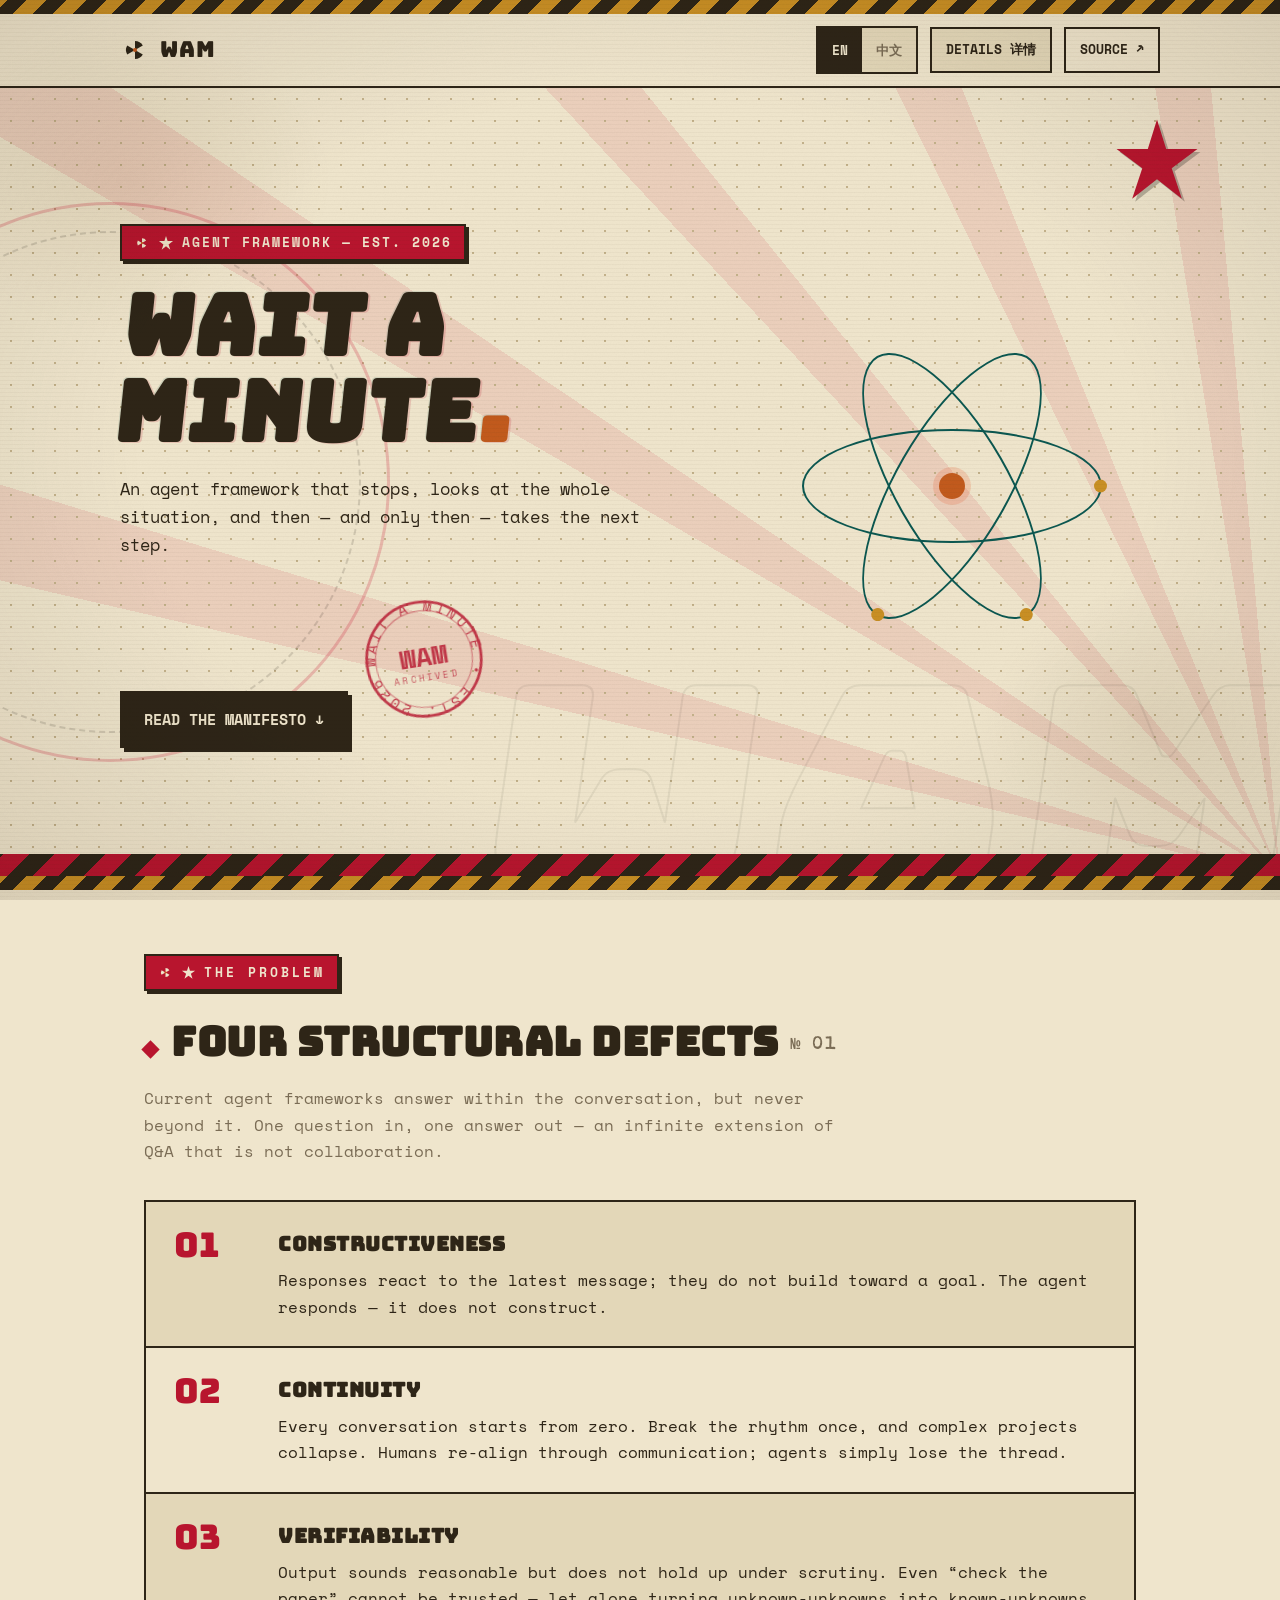
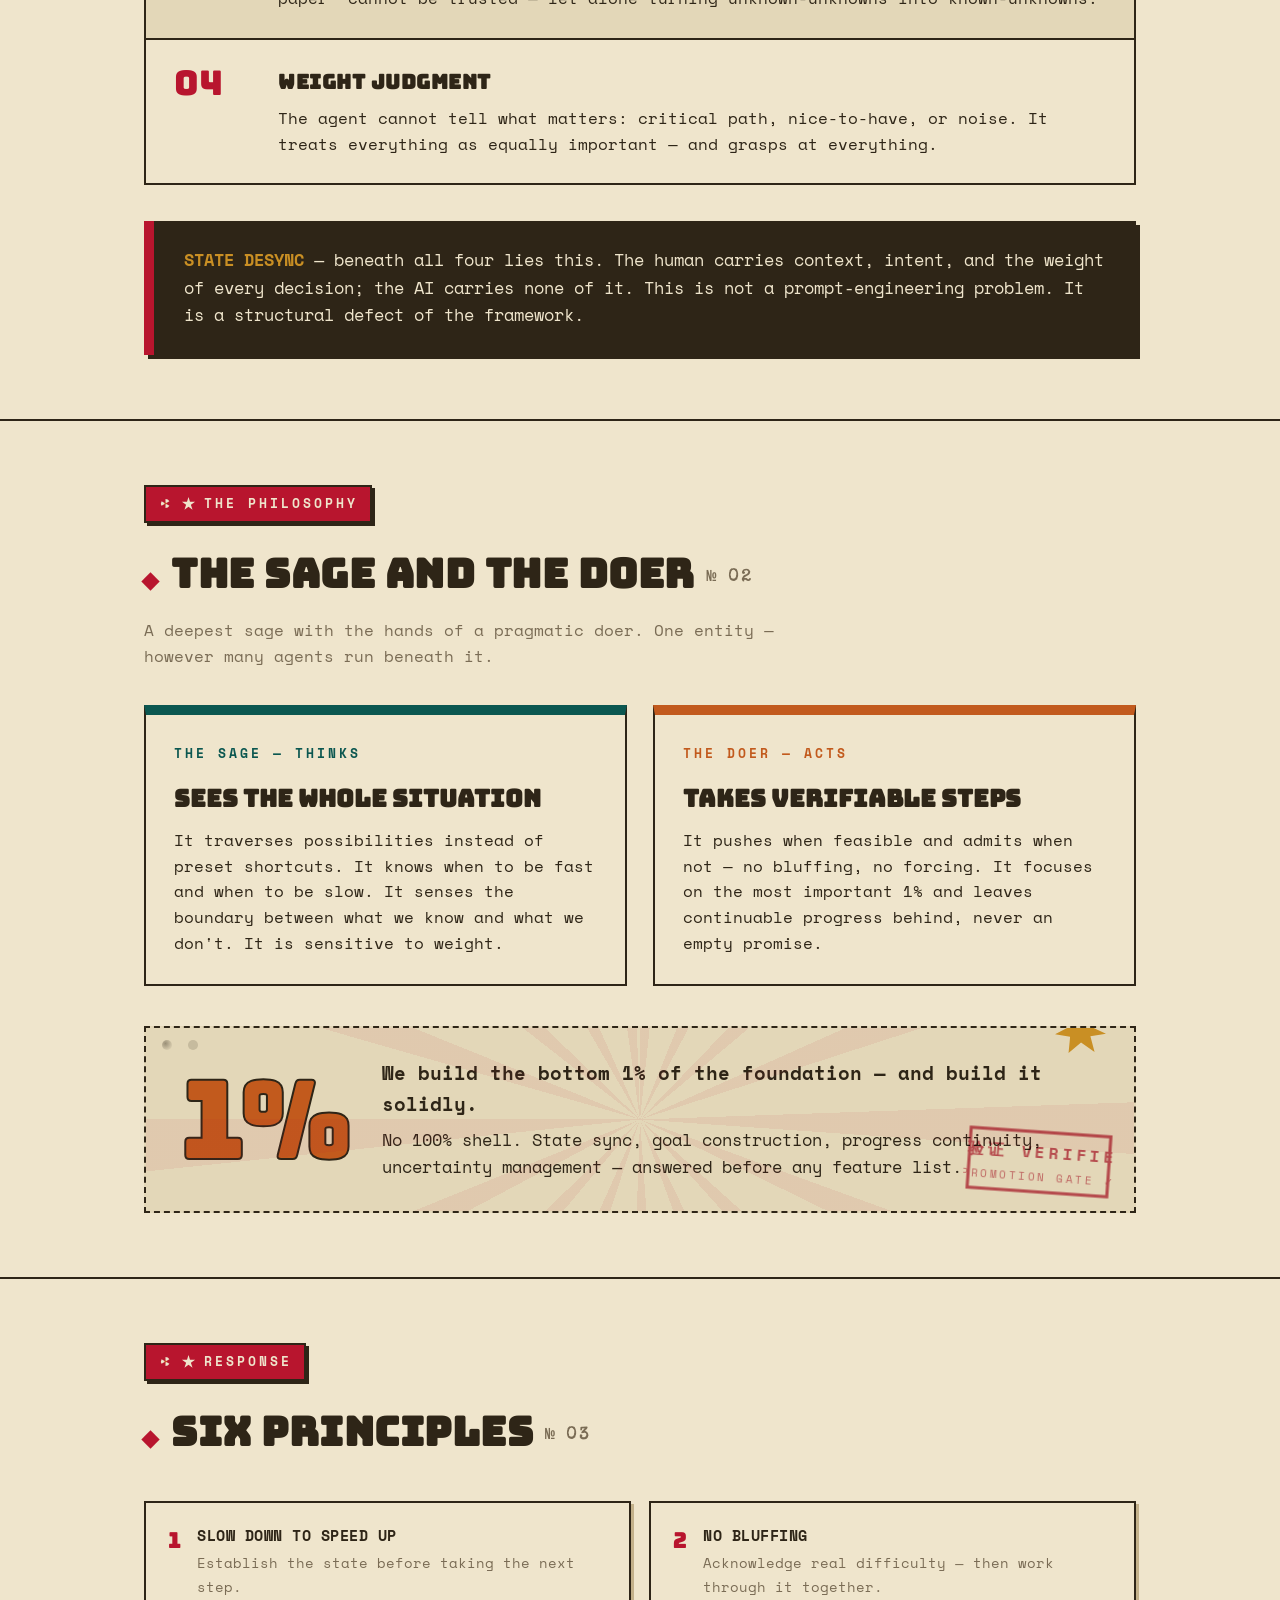
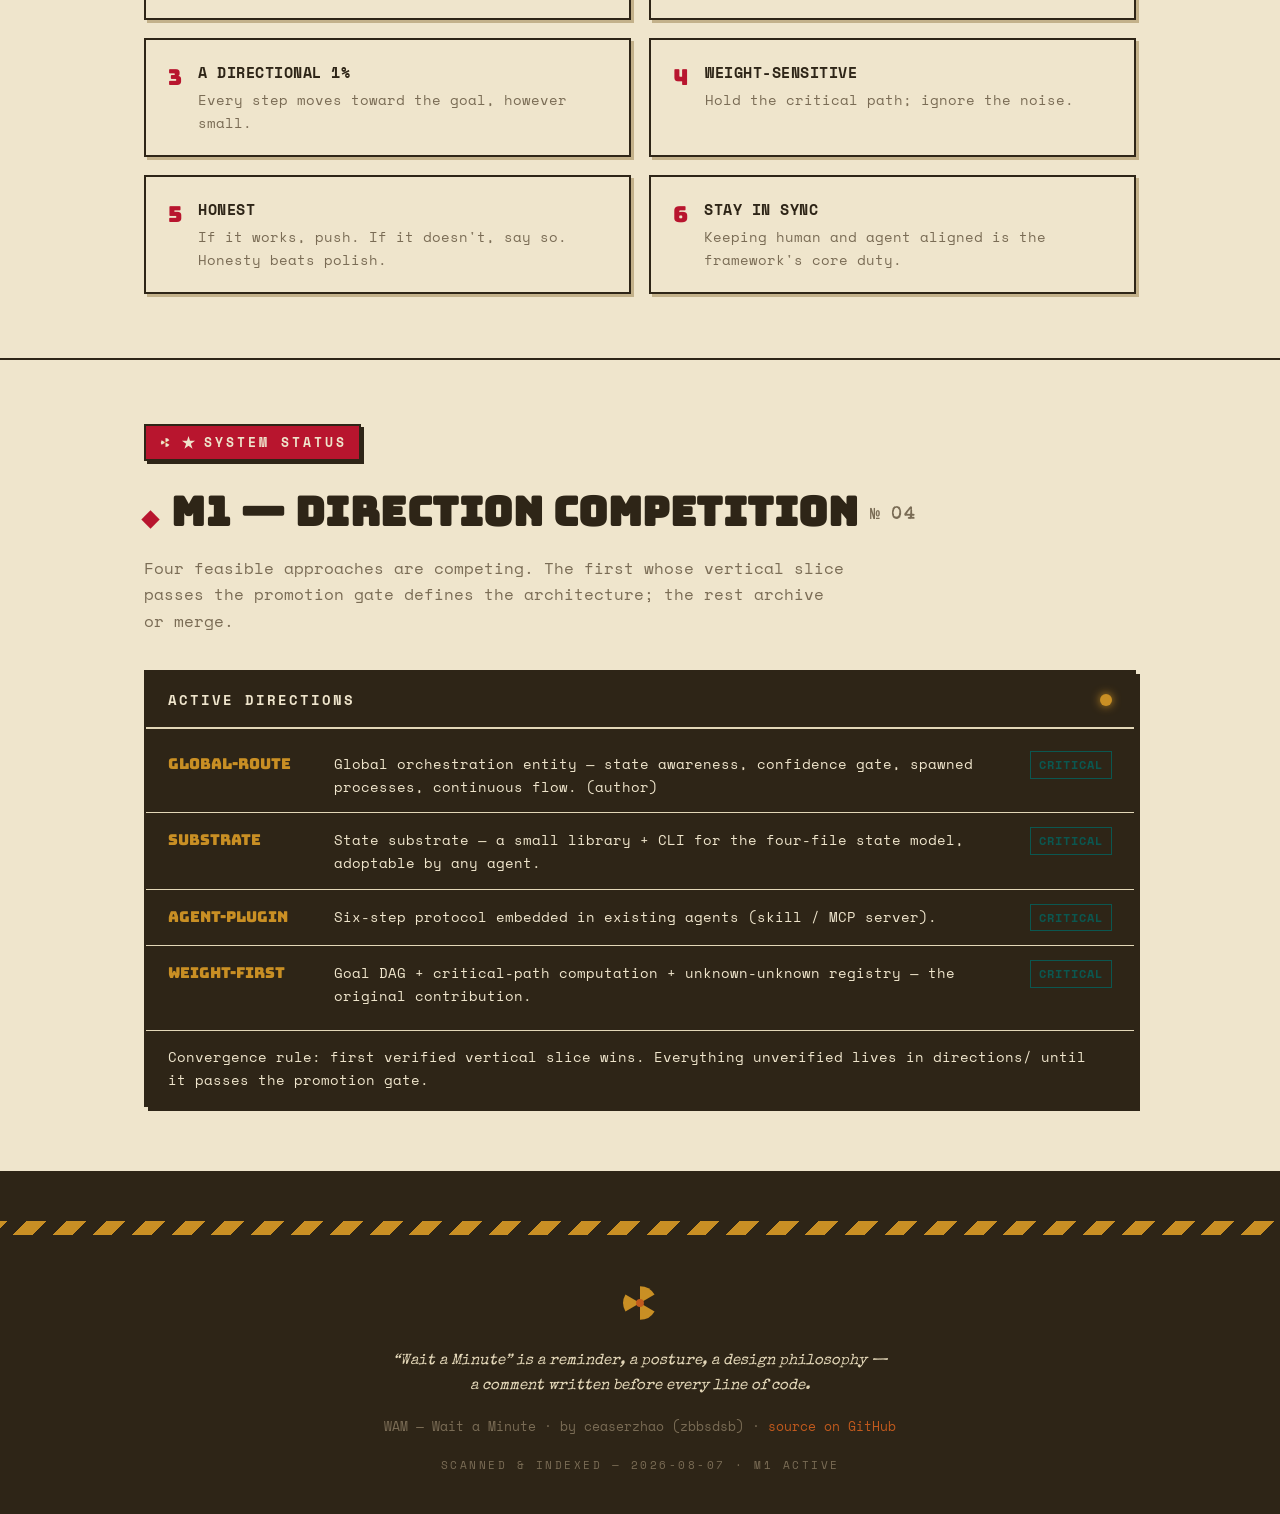
<file: index.html>
<!DOCTYPE html>
<html lang="en">
<head>
<meta charset="UTF-8">
<meta name="viewport" content="width=device-width, initial-scale=1.0">
<meta name="description" content="WAM — Wait a Minute. An agent framework that stops, looks at the whole situation, and only then takes the next step.">
<title>WAM — Wait a Minute</title>
<link rel="preconnect" href="https://fonts.googleapis.com">
<link rel="preconnect" href="https://fonts.gstatic.com" crossorigin>
<link href="https://fonts.googleapis.com/css2?family=Bungee&family=Space+Mono:ital,wght@0,400;0,700;1,400&family=Special+Elite&display=swap" rel="stylesheet">
<link rel="stylesheet" href="style.css">
</head>
<body>

<div class="hazard"></div>

<header class="topbar">
  <div class="container topbar-inner">
    <a class="brand" href="#top" aria-label="WAM home">
      <svg viewBox="0 0 100 100" aria-hidden="true">
        <g fill="currentColor">
          <path d="M50 50 L50 20 A30 30 0 0 1 75.98 35 Z"/>
          <path d="M50 50 L50 20 A30 30 0 0 1 75.98 35 Z" transform="rotate(120 50 50)"/>
          <path d="M50 50 L50 20 A30 30 0 0 1 75.98 35 Z" transform="rotate(240 50 50)"/>
        </g>
        <circle cx="50" cy="50" r="7" fill="var(--orange)"/>
      </svg>
      <span class="brand-name">WAM</span>
    </a>
    <div class="topbar-right">
      <div class="lang-toggle" role="group" aria-label="Language">
        <button id="lang-en" type="button" onclick="setLang('en')">EN</button>
        <button id="lang-zh" type="button" onclick="setLang('zh')">中文</button>
      </div>
      <a class="nav-link" href="details.html" data-en="DETAILS 详情" data-zh="详情 DETAILS">DETAILS 详情</a>
      <a class="gh-link" href="https://github.com/zbbsdsb/WAM-Framework" target="_blank" rel="noopener" data-en="SOURCE ↗" data-zh="源码 ↗">SOURCE ↗</a>
    </div>
  </div>
</header>

<main id="top">

  <!-- ============ HERO ============ -->
  <section class="hero" style="border-bottom:none;">
    <div class="ring" aria-hidden="true"></div>
    <div class="giant" aria-hidden="true">WAM</div>
    <svg class="hero-star" viewBox="0 0 100 100" aria-hidden="true"><polygon points="50,6 60,38 94,38 66,59 77,92 50,71 23,92 34,59 6,38 40,38" fill="var(--red)"/></svg>
    <div class="container hero-inner">
      <div>
        <span class="hero-kicker">
          <svg viewBox="0 0 100 100" aria-hidden="true"><g fill="currentColor"><path d="M50 50 L50 20 A30 30 0 0 1 75.98 35 Z"/><path d="M50 50 L50 20 A30 30 0 0 1 75.98 35 Z" transform="rotate(120 50 50)"/><path d="M50 50 L50 20 A30 30 0 0 1 75.98 35 Z" transform="rotate(240 50 50)"/></g><circle cx="50" cy="50" r="7" fill="var(--orange)"/></svg><svg class="star-ic" viewBox="0 0 100 100" aria-hidden="true"><polygon points="50,6 60,38 94,38 66,59 77,92 50,71 23,92 34,59 6,38 40,38" fill="currentColor"/></svg>
          <span data-en="AGENT FRAMEWORK — EST. 2026" data-zh="智能体框架 — 成立于 2026">AGENT FRAMEWORK — EST. 2026</span>
        </span>
        <h1 data-en="Wait a Minute<span class=&quot;dot&quot;>.</span>" data-zh="等一下<span class=&quot;dot&quot;>。</span>">Wait a Minute<span class="dot">.</span></h1>
        <p class="tagline" data-en="An agent framework that stops, looks at the whole situation, and then — and only then — takes the next step." data-zh="一个智能体框架：先停下来，看清整个局面，然后——只有然后——才迈出下一步。">An agent framework that stops, looks at the whole situation, and then — and only then — takes the next step.</p>
        <a class="cta" href="#problem" data-en="READ THE MANIFESTO ↓" data-zh="阅读宣言 ↓">READ THE MANIFESTO ↓</a>
        <svg class="stamp stamp-circ" viewBox="0 0 120 120" aria-hidden="true">
          <defs><path id="circ" d="M60,60 m-44,0 a44,44 0 1,1 88,0 a44,44 0 1,1 -88,0"/></defs>
          <circle cx="60" cy="60" r="52" fill="none" stroke="currentColor" stroke-width="2.5"/>
          <circle cx="60" cy="60" r="44" fill="none" stroke="currentColor" stroke-width="1" opacity=".55"/>
          <text font-size="13" letter-spacing="2.5" fill="currentColor"><textPath href="#circ">WAIT A MINUTE • EST. 2026 • ATOMIC AGE •</textPath></text>
          <text x="60" y="66" text-anchor="middle" font-size="24" font-weight="700" fill="currentColor" font-family="var(--display)">WAM</text>
          <text x="60" y="80" text-anchor="middle" font-size="8" letter-spacing="2" fill="currentColor" opacity=".85">ARCHIVED</text>
        </svg>
      </div>
      <div class="atom" aria-hidden="true">
        <div class="orbit-wrap a"><div class="orbit"></div></div>
        <div class="orbit-wrap b"><div class="orbit"></div></div>
        <div class="orbit-wrap c"><div class="orbit"></div></div>
        <div class="nucleus"></div>
      </div>
    </div>
  </section>
  <div class="hazard"></div>

  <!-- ============ PROBLEM ============ -->
  <section id="problem">
    <div class="container">
      <span class="section-tag">
        <svg viewBox="0 0 100 100" aria-hidden="true"><g fill="currentColor"><path d="M50 50 L50 20 A30 30 0 0 1 75.98 35 Z"/><path d="M50 50 L50 20 A30 30 0 0 1 75.98 35 Z" transform="rotate(120 50 50)"/><path d="M50 50 L50 20 A30 30 0 0 1 75.98 35 Z" transform="rotate(240 50 50)"/></g><circle cx="50" cy="50" r="7" fill="var(--orange)"/></svg><svg class="star-ic" viewBox="0 0 100 100" aria-hidden="true"><polygon points="50,6 60,38 94,38 66,59 77,92 50,71 23,92 34,59 6,38 40,38" fill="currentColor"/></svg>
        <span data-en="THE PROBLEM" data-zh="问题">THE PROBLEM</span>
      </span>
      <h2 class="section-title" data-en="Four structural defects" data-zh="四重结构性缺陷">Four structural defects</h2>
      <p class="section-sub" data-en="Current agent frameworks answer within the conversation, but never beyond it. One question in, one answer out — an infinite extension of Q&amp;A that is not collaboration." data-zh="现有框架在对话内部回答，却从未超越对话。一问一答的无限延伸，看起来像协作，其实不是。">Current agent frameworks answer within the conversation, but never beyond it. One question in, one answer out — an infinite extension of Q&amp;A that is not collaboration.</p>

      <ol class="defects">
        <li>
          <span class="num">01</span>
          <div>
            <h3 data-en="Constructiveness" data-zh="建构性">Constructiveness</h3>
            <p data-en="Responses react to the latest message; they do not build toward a goal. The agent responds — it does not construct." data-zh="回答停留在单次对话的反应层面，缺乏对目标的逐步构建。它不“建设”，它只是“回应”。">Responses react to the latest message; they do not build toward a goal. The agent responds — it does not construct.</p>
          </div>
        </li>
        <li>
          <span class="num">02</span>
          <div>
            <h3 data-en="Continuity" data-zh="连续性">Continuity</h3>
            <p data-en="Every conversation starts from zero. Break the rhythm once, and complex projects collapse. Humans re-align through communication; agents simply lose the thread." data-zh="每次对话几乎从零开始。节奏被打乱后，复杂项目的后续推进基本泡汤。人类可以通过沟通重新对齐，AI 却做不到。">Every conversation starts from zero. Break the rhythm once, and complex projects collapse. Humans re-align through communication; agents simply lose the thread.</p>
          </div>
        </li>
        <li>
          <span class="num">03</span>
          <div>
            <h3 data-en="Verifiability" data-zh="真实可行性">Verifiability</h3>
            <p data-en="Output sounds reasonable but does not hold up under scrutiny. Even “check the paper” cannot be trusted — let alone turning unknown-unknowns into known-unknowns." data-zh="输出听起来合理，但经不起推敲。连“查论文”都难以保证准确，更不用说在设计复杂项目时把未知的未知转化为已知的未知。">Output sounds reasonable but does not hold up under scrutiny. Even “check the paper” cannot be trusted — let alone turning unknown-unknowns into known-unknowns.</p>
          </div>
        </li>
        <li>
          <span class="num">04</span>
          <div>
            <h3 data-en="Weight judgment" data-zh="对权重的判断">Weight judgment</h3>
            <p data-en="The agent cannot tell what matters: critical path, nice-to-have, or noise. It treats everything as equally important — and grasps at everything." data-zh="AI 无法区分重要程度的差别：关键路径、锦上添花、还是噪音。它对所有输入一视同仁，于是抓不住重点。">The agent cannot tell what matters: critical path, nice-to-have, or noise. It treats everything as equally important — and grasps at everything.</p>
          </div>
        </li>
      </ol>

      <div class="callout">
        <p><strong data-en="STATE DESYNC" data-zh="状态不同步">STATE DESYNC</strong>
        <span data-en=" — beneath all four lies this. The human carries context, intent, and the weight of every decision; the AI carries none of it. This is not a prompt-engineering problem. It is a structural defect of the framework." data-zh="——潜藏在四者之下。人带着上下文、意图的分量、每个决策背后的权衡；AI 什么都不知道。这不是提示工程能解决的问题。这是框架层面的结构性缺陷。"> — beneath all four lies this. The human carries context, intent, and the weight of every decision; the AI carries none of it. This is not a prompt-engineering problem. It is a structural defect of the framework.</span></p>
      </div>
    </div>
  </section>

  <!-- ============ PHILOSOPHY ============ -->
  <section id="philosophy">
    <div class="container">
      <span class="section-tag">
        <svg viewBox="0 0 100 100" aria-hidden="true"><g fill="currentColor"><path d="M50 50 L50 20 A30 30 0 0 1 75.98 35 Z"/><path d="M50 50 L50 20 A30 30 0 0 1 75.98 35 Z" transform="rotate(120 50 50)"/><path d="M50 50 L50 20 A30 30 0 0 1 75.98 35 Z" transform="rotate(240 50 50)"/></g><circle cx="50" cy="50" r="7" fill="var(--orange)"/></svg><svg class="star-ic" viewBox="0 0 100 100" aria-hidden="true"><polygon points="50,6 60,38 94,38 66,59 77,92 50,71 23,92 34,59 6,38 40,38" fill="currentColor"/></svg>
        <span data-en="THE PHILOSOPHY" data-zh="哲学">THE PHILOSOPHY</span>
      </span>
      <h2 class="section-title" data-en="The sage and the doer" data-zh="智者与实干家">The sage and the doer</h2>
      <p class="section-sub" data-en="A deepest sage with the hands of a pragmatic doer. One entity — however many agents run beneath it." data-zh="最深邃的智者，拥有一双实事求是的实干家的手。无论底层是几个智能体，呈现给用户的始终是同一个实体。">A deepest sage with the hands of a pragmatic doer. One entity — however many agents run beneath it.</p>

      <div class="philosophy-grid">
        <div class="panel sage">
          <div class="role" data-en="THE SAGE — THINKS" data-zh="智者——负责思考">THE SAGE — THINKS</div>
          <h3 data-en="Sees the whole situation" data-zh="看到整个局面">Sees the whole situation</h3>
          <p data-en="It traverses possibilities instead of preset shortcuts. It knows when to be fast and when to be slow. It senses the boundary between what we know and what we don't. It is sensitive to weight." data-zh="它遍历所有可能性，而不是预设捷径。它知道何时该快、何时该慢。它感知“我们知道什么”和“我们不知道什么”之间的边界。它对权重保持敏感。">It traverses possibilities instead of preset shortcuts. It knows when to be fast and when to be slow. It senses the boundary between what we know and what we don't. It is sensitive to weight.</p>
        </div>
        <div class="panel doer">
          <div class="role" data-en="THE DOER — ACTS" data-zh="实干家——负责行动">THE DOER — ACTS</div>
          <h3 data-en="Takes verifiable steps" data-zh="只做可验证的一步">Takes verifiable steps</h3>
          <p data-en="It pushes when feasible and admits when not — no bluffing, no forcing. It focuses on the most important 1% and leaves continuable progress behind, never an empty promise." data-zh="可行就推进，不可行就承认——不糊弄，不硬推。它只聚焦当前最重要的 1%，每一步都留下可延续的进展，而不是一张空头支票。">It pushes when feasible and admits when not — no bluffing, no forcing. It focuses on the most important 1% and leaves continuable progress behind, never an empty promise.</p>
        </div>
      </div>

      <div class="one-pct">
        <svg class="starburst" viewBox="0 0 100 100" aria-hidden="true">
          <polygon points="50,2 61,32 91,21 74,49 100,61 70,66 78,96 52,78 28,98 31,67 2,62 27,49 8,21 39,32" fill="currentColor"/>
        </svg>
        <div class="big">1%</div>
        <div class="text">
          <strong data-en="We build the bottom 1% of the foundation — and build it solidly." data-zh="只做底座的 1%，但把这 1% 做扎实。">We build the bottom 1% of the foundation — and build it solidly.</strong>
          <span data-en="No 100% shell. State sync, goal construction, progress continuity, uncertainty management — answered before any feature list." data-zh="不做 100% 的空壳。状态如何同步、目标如何构建、进展如何延续、不确定性如何管理——在任何一个功能清单之前，先回答这些。">No 100% shell. State sync, goal construction, progress continuity, uncertainty management — answered before any feature list.</span>
        </div>
        <svg class="stamp stamp-sq" viewBox="0 0 120 56" aria-hidden="true">
          <rect x="4" y="4" width="112" height="48" fill="none" stroke="currentColor" stroke-width="2.5"/>
          <text x="60" y="25" text-anchor="middle" font-size="13" font-weight="700" letter-spacing="3" fill="currentColor">已验证 VERIFIED</text>
          <text x="60" y="43" text-anchor="middle" font-size="9" letter-spacing="2" fill="currentColor" opacity=".8">PROMOTION GATE ✓</text>
        </svg>
      </div>
    </div>
  </section>

  <!-- ============ PRINCIPLES ============ -->
  <section id="principles">
    <div class="container">
      <span class="section-tag">
        <svg viewBox="0 0 100 100" aria-hidden="true"><g fill="currentColor"><path d="M50 50 L50 20 A30 30 0 0 1 75.98 35 Z"/><path d="M50 50 L50 20 A30 30 0 0 1 75.98 35 Z" transform="rotate(120 50 50)"/><path d="M50 50 L50 20 A30 30 0 0 1 75.98 35 Z" transform="rotate(240 50 50)"/></g><circle cx="50" cy="50" r="7" fill="var(--orange)"/></svg><svg class="star-ic" viewBox="0 0 100 100" aria-hidden="true"><polygon points="50,6 60,38 94,38 66,59 77,92 50,71 23,92 34,59 6,38 40,38" fill="currentColor"/></svg>
        <span data-en="RESPONSE" data-zh="回应">RESPONSE</span>
      </span>
      <h2 class="section-title" data-en="Six principles" data-zh="六条原则">Six principles</h2>
      <ul class="principles">
        <li><span class="idx">1</span><div><h3 data-en="Slow down to speed up" data-zh="慢下来，才能快起来">Slow down to speed up</h3><p data-en="Establish the state before taking the next step." data-zh="先搞清楚状态，再迈出下一步。">Establish the state before taking the next step.</p></div></li>
        <li><span class="idx">2</span><div><h3 data-en="No bluffing" data-zh="不糊弄">No bluffing</h3><p data-en="Acknowledge real difficulty — then work through it together." data-zh="承认真正的困难，然后和用户一起研究。">Acknowledge real difficulty — then work through it together.</p></div></li>
        <li><span class="idx">3</span><div><h3 data-en="A directional 1%" data-zh="做有方向的 1%">A directional 1%</h3><p data-en="Every step moves toward the goal, however small." data-zh="每一步都向目标靠近，即使步伐很小。">Every step moves toward the goal, however small.</p></div></li>
        <li><span class="idx">4</span><div><h3 data-en="Weight-sensitive" data-zh="对权重敏感">Weight-sensitive</h3><p data-en="Hold the critical path; ignore the noise." data-zh="抓住关键路径，忽略噪音。">Hold the critical path; ignore the noise.</p></div></li>
        <li><span class="idx">5</span><div><h3 data-en="Honest" data-zh="实事求是">Honest</h3><p data-en="If it works, push. If it doesn't, say so. Honesty beats polish." data-zh="可行就推进，不可行就承认。诚实比完美更重要。">If it works, push. If it doesn't, say so. Honesty beats polish.</p></div></li>
        <li><span class="idx">6</span><div><h3 data-en="Stay in sync" data-zh="保持同步">Stay in sync</h3><p data-en="Keeping human and agent aligned is the framework's core duty." data-zh="让人和 AI 的状态始终对齐，是框架的核心职责。">Keeping human and agent aligned is the framework's core duty.</p></div></li>
      </ul>
    </div>
  </section>

  <!-- ============ STATUS ============ -->
  <section id="status">
    <div class="container">
      <span class="section-tag">
        <svg viewBox="0 0 100 100" aria-hidden="true"><g fill="currentColor"><path d="M50 50 L50 20 A30 30 0 0 1 75.98 35 Z"/><path d="M50 50 L50 20 A30 30 0 0 1 75.98 35 Z" transform="rotate(120 50 50)"/><path d="M50 50 L50 20 A30 30 0 0 1 75.98 35 Z" transform="rotate(240 50 50)"/></g><circle cx="50" cy="50" r="7" fill="var(--orange)"/></svg><svg class="star-ic" viewBox="0 0 100 100" aria-hidden="true"><polygon points="50,6 60,38 94,38 66,59 77,92 50,71 23,92 34,59 6,38 40,38" fill="currentColor"/></svg>
        <span data-en="SYSTEM STATUS" data-zh="系统状态">SYSTEM STATUS</span>
      </span>
      <h2 class="section-title" data-en="M1 — direction competition" data-zh="M1 — 方向竞争">M1 — direction competition</h2>
      <p class="section-sub" data-en="Four feasible approaches are competing. The first whose vertical slice passes the promotion gate defines the architecture; the rest archive or merge." data-zh="四个可行方案正在竞争。第一个通过晋升门（验证过的垂直切片）的定义架构，其余归档或合并。">Four feasible approaches are competing. The first whose vertical slice passes the promotion gate defines the architecture; the rest archive or merge.</p>

      <div class="status-block">
        <div class="status-head">
          <span class="st" data-en="ACTIVE DIRECTIONS" data-zh="进行中的方向">ACTIVE DIRECTIONS</span>
          <span class="led" aria-hidden="true"></span>
        </div>
        <div class="status-body">
          <div class="dir-row"><span class="name">global-route</span><span class="desc" data-en="Global orchestration entity — state awareness, confidence gate, spawned processes, continuous flow. (author)" data-zh="全局编排实体——状态感知、置信度门、派生进程、交互流延续。（作者）">Global orchestration entity — state awareness, confidence gate, spawned processes, continuous flow. (author)</span><span class="w">CRITICAL</span></div>
          <div class="dir-row"><span class="name">substrate</span><span class="desc" data-en="State substrate — a small library + CLI for the four-file state model, adoptable by any agent." data-zh="状态基板——四文件状态模型的小库 + CLI，任何 agent 都可采纳。">State substrate — a small library + CLI for the four-file state model, adoptable by any agent.</span><span class="w">CRITICAL</span></div>
          <div class="dir-row"><span class="name">agent-plugin</span><span class="desc" data-en="Six-step protocol embedded in existing agents (skill / MCP server)." data-zh="六步协议嵌入现有 agent（skill / MCP server）。">Six-step protocol embedded in existing agents (skill / MCP server).</span><span class="w">CRITICAL</span></div>
          <div class="dir-row"><span class="name">weight-first</span><span class="desc" data-en="Goal DAG + critical-path computation + unknown-unknown registry — the original contribution." data-zh="目标 DAG + 关键路径计算 + 未知清单——原创贡献点。">Goal DAG + critical-path computation + unknown-unknown registry — the original contribution.</span><span class="w">CRITICAL</span></div>
        </div>
        <div class="status-foot" data-en="Convergence rule: first verified vertical slice wins. Everything unverified lives in directions/ until it passes the promotion gate." data-zh="收敛规则：第一个验证过的垂直切片胜出。未验证的一切都待在 directions/，直到通过晋升门。">Convergence rule: first verified vertical slice wins. Everything unverified lives in directions/ until it passes the promotion gate.</div>
      </div>
    </div>
  </section>

</main>

<footer>
  <div class="hazard" style="margin-bottom:40px;"></div>
  <div class="container footer-inner">
    <svg class="trefoil" viewBox="0 0 100 100" aria-hidden="true">
      <g fill="currentColor">
        <path d="M50 50 L50 20 A30 30 0 0 1 75.98 35 Z"/>
        <path d="M50 50 L50 20 A30 30 0 0 1 75.98 35 Z" transform="rotate(120 50 50)"/>
        <path d="M50 50 L50 20 A30 30 0 0 1 75.98 35 Z" transform="rotate(240 50 50)"/>
      </g>
      <circle cx="50" cy="50" r="7" fill="var(--orange)"/>
    </svg>
    <p class="footer-quote" data-en="“Wait a Minute” is a reminder, a posture, a design philosophy — a comment written before every line of code." data-zh="“Wait a Minute” 是一个提醒，一种姿态，一种设计哲学——写在每一行代码前面的注释。">“Wait a Minute” is a reminder, a posture, a design philosophy — a comment written before every line of code.</p>
    <p class="footer-meta">WAM — Wait a Minute · <span data-en="by" data-zh="作者">by</span> ceaserzhao (zbbsdsb) · <a href="https://github.com/zbbsdsb/WAM-Framework" target="_blank" rel="noopener" data-en="source on GitHub" data-zh="源码在 GitHub">source on GitHub</a></p>
    <p class="scan-note">SCANNED &amp; INDEXED — 2026-08-07 · M1 ACTIVE</p>
  </div>
</footer>

<script>
  var KEY = 'wam-lang';
  var lang = localStorage.getItem(KEY);
  if (!lang) lang = (navigator.language || 'en').toLowerCase().indexOf('zh') === 0 ? 'zh' : 'en';

  function applyLang(l) {
    document.documentElement.lang = l === 'zh' ? 'zh-CN' : 'en';
    document.querySelectorAll('[data-en]').forEach(function (el) {
      var t = el.getAttribute('data-' + l);
      if (t !== null) el.innerHTML = t;
    });
    document.title = l === 'zh' ? 'WAM — 等一下。' : 'WAM — Wait a Minute';
    document.getElementById('lang-en').classList.toggle('active', l === 'en');
    document.getElementById('lang-zh').classList.toggle('active', l === 'zh');
    localStorage.setItem(KEY, l);
  }
  function setLang(l) { applyLang(l); }
  applyLang(lang);
</script>
</body>
</html>
</file>
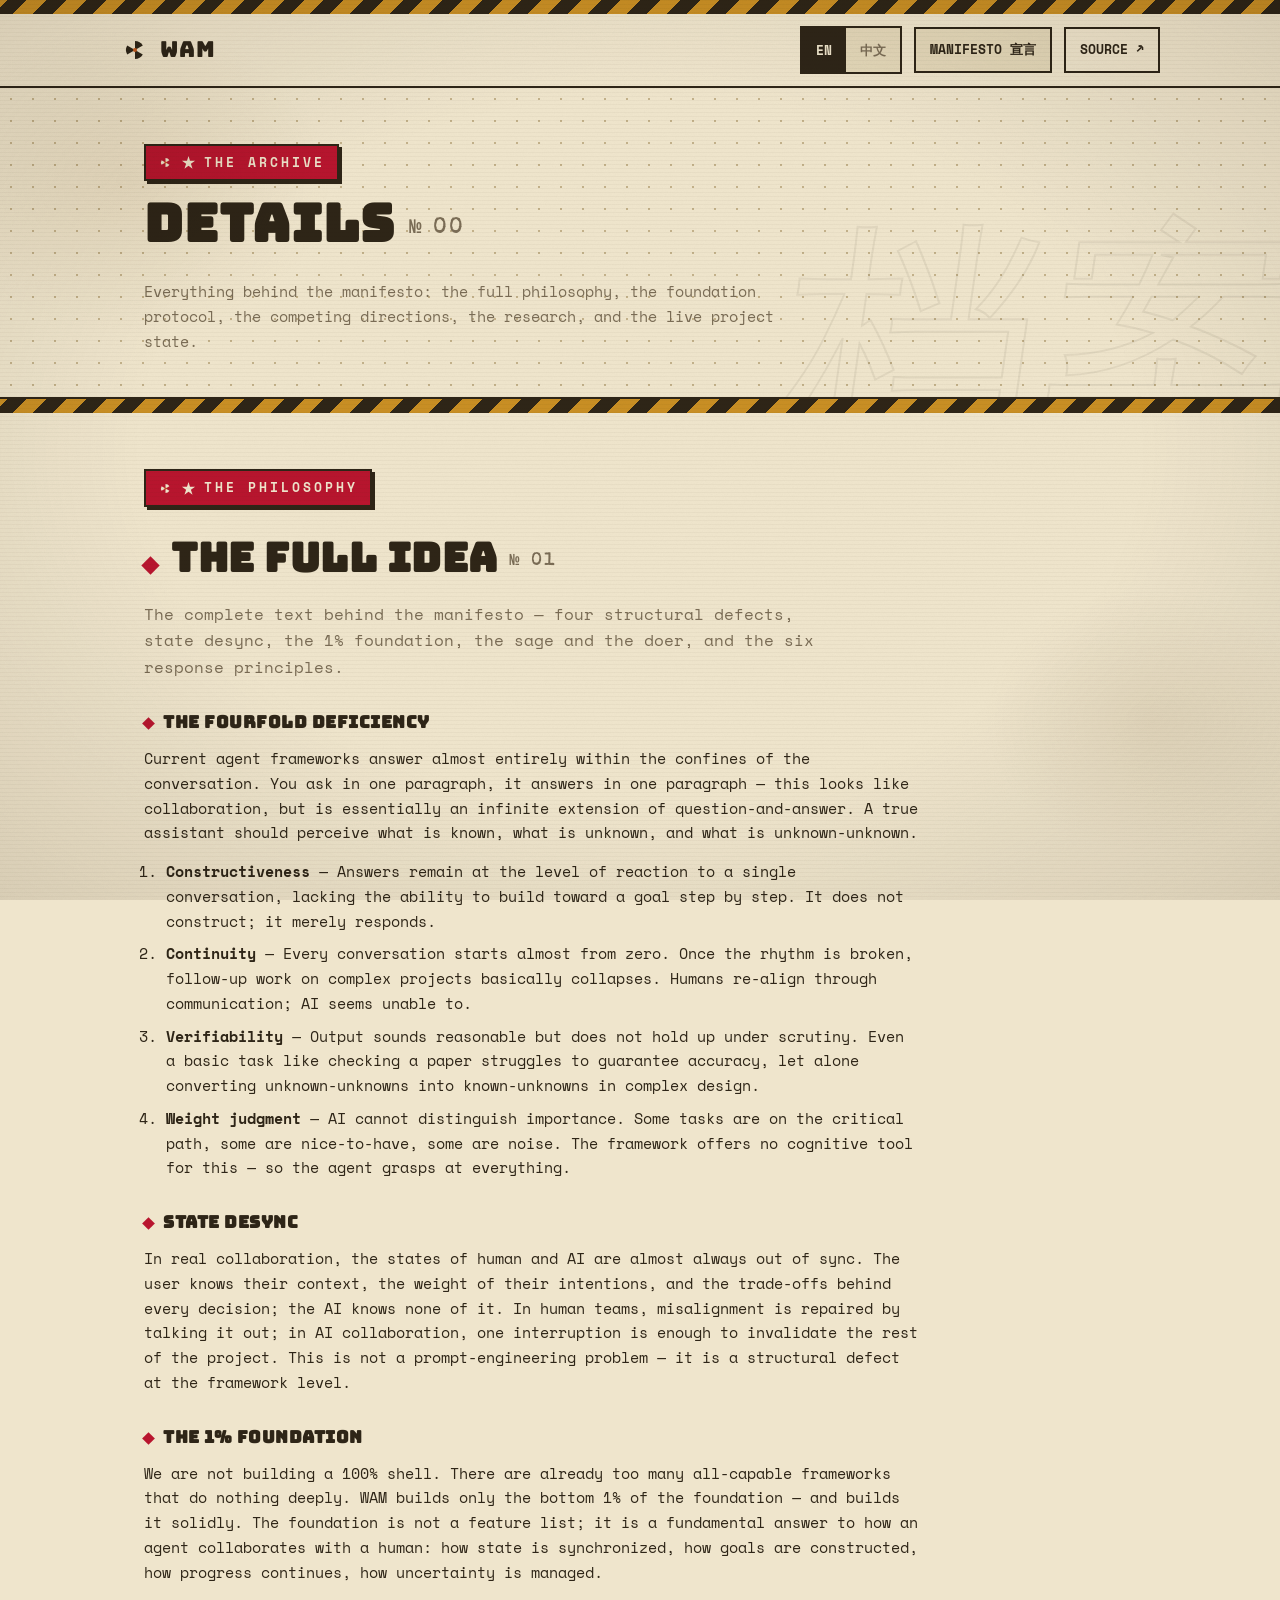
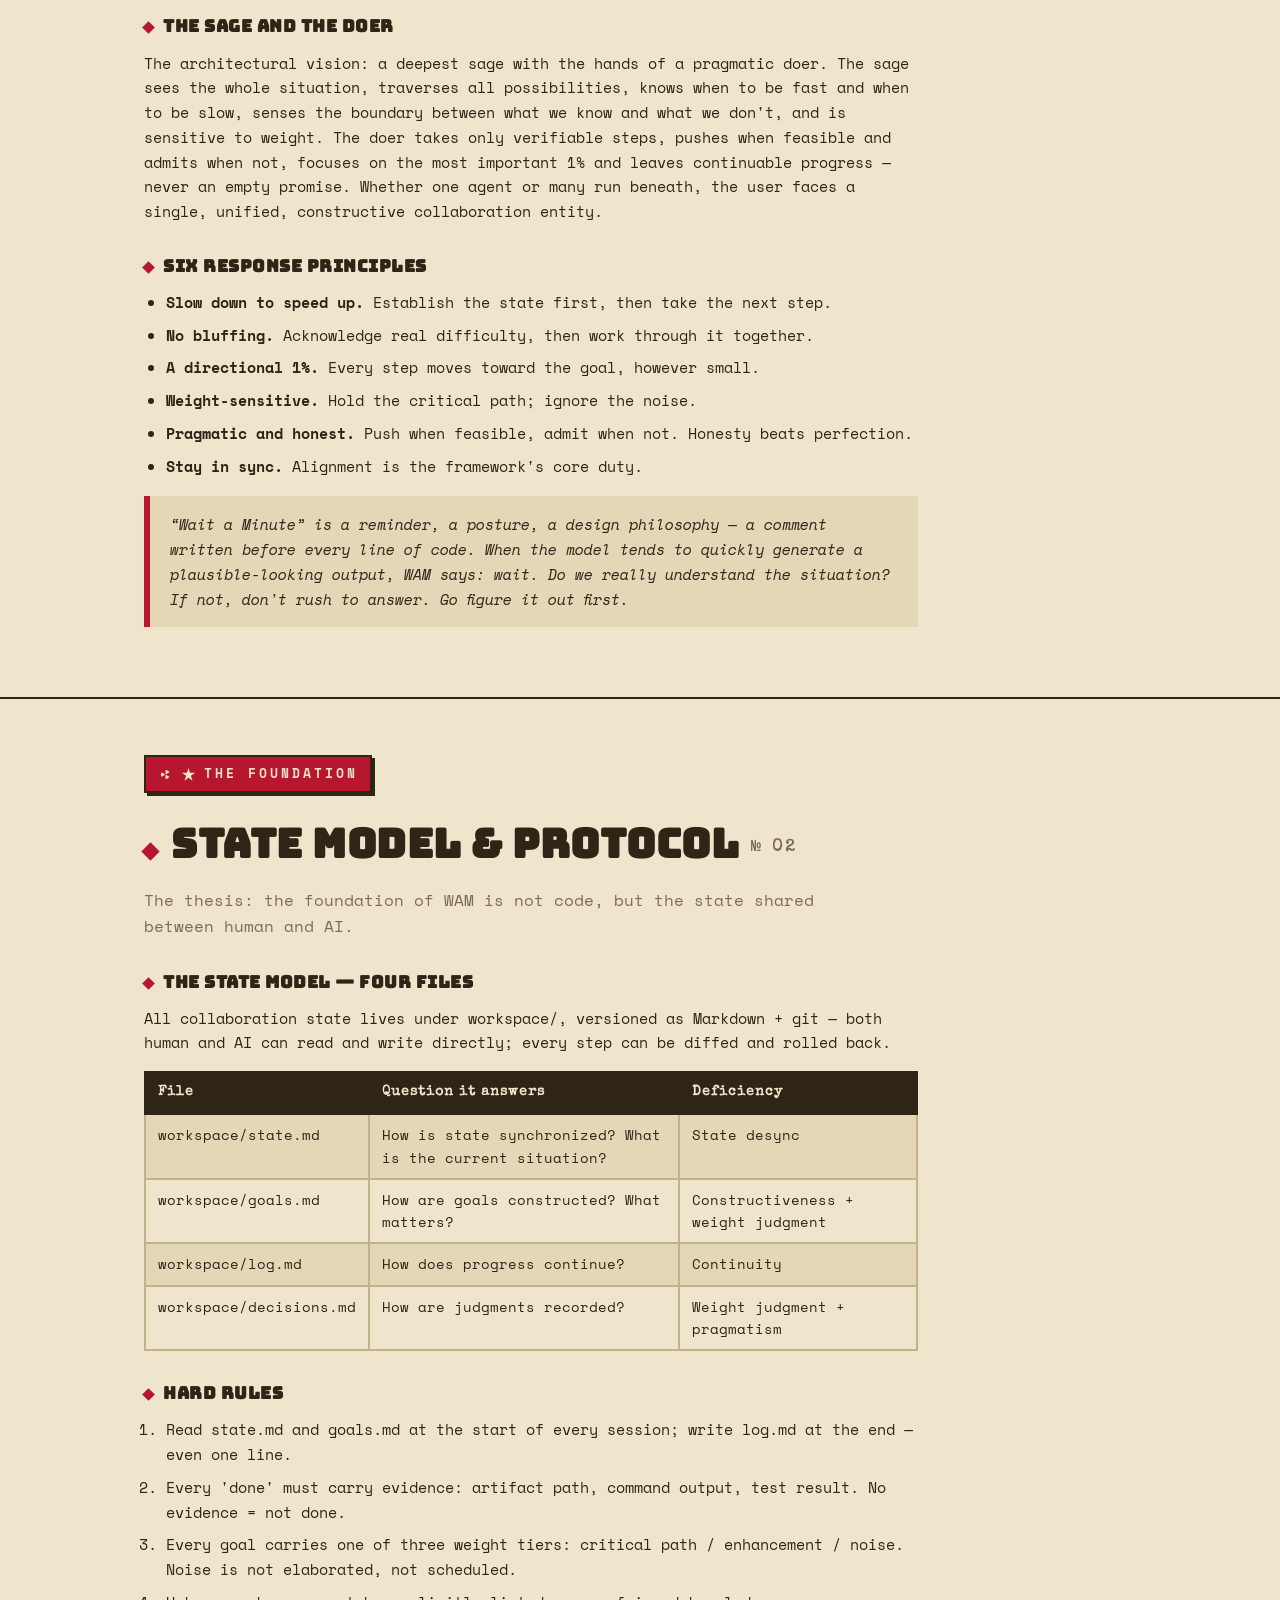
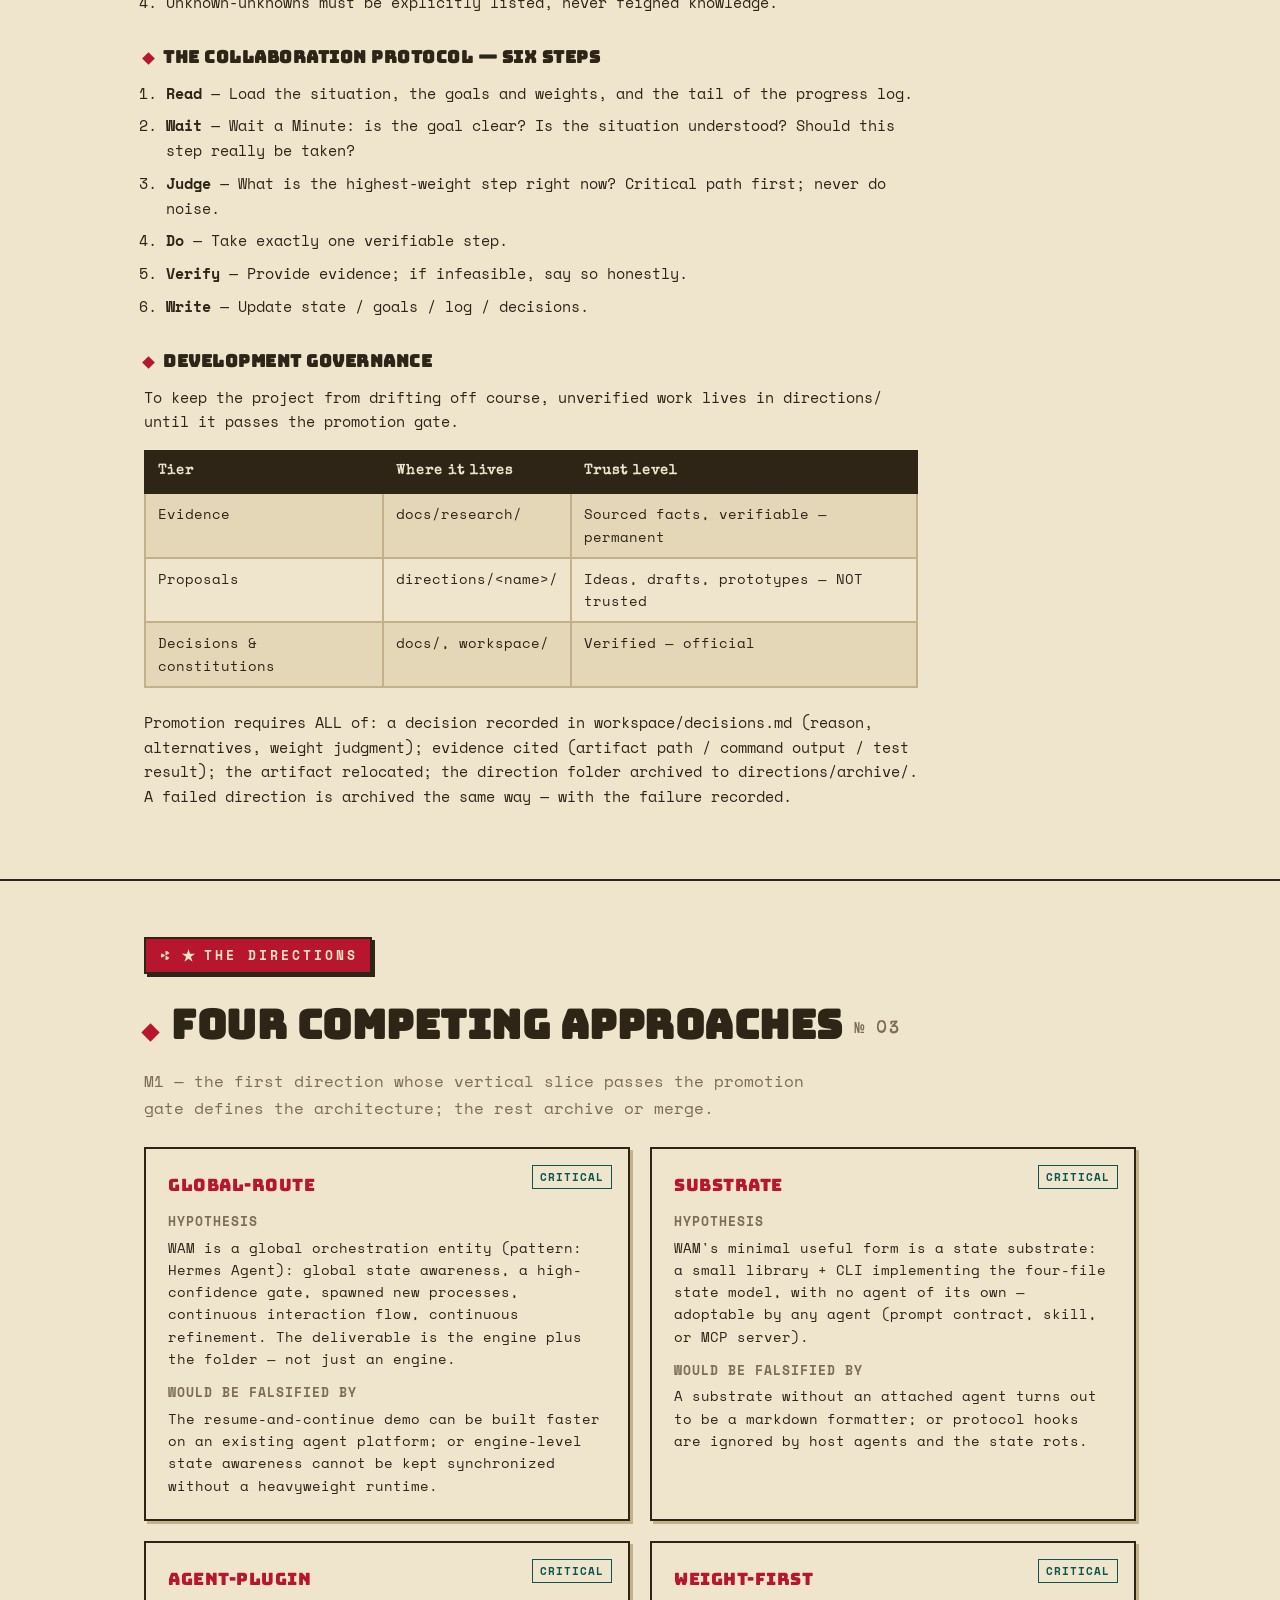
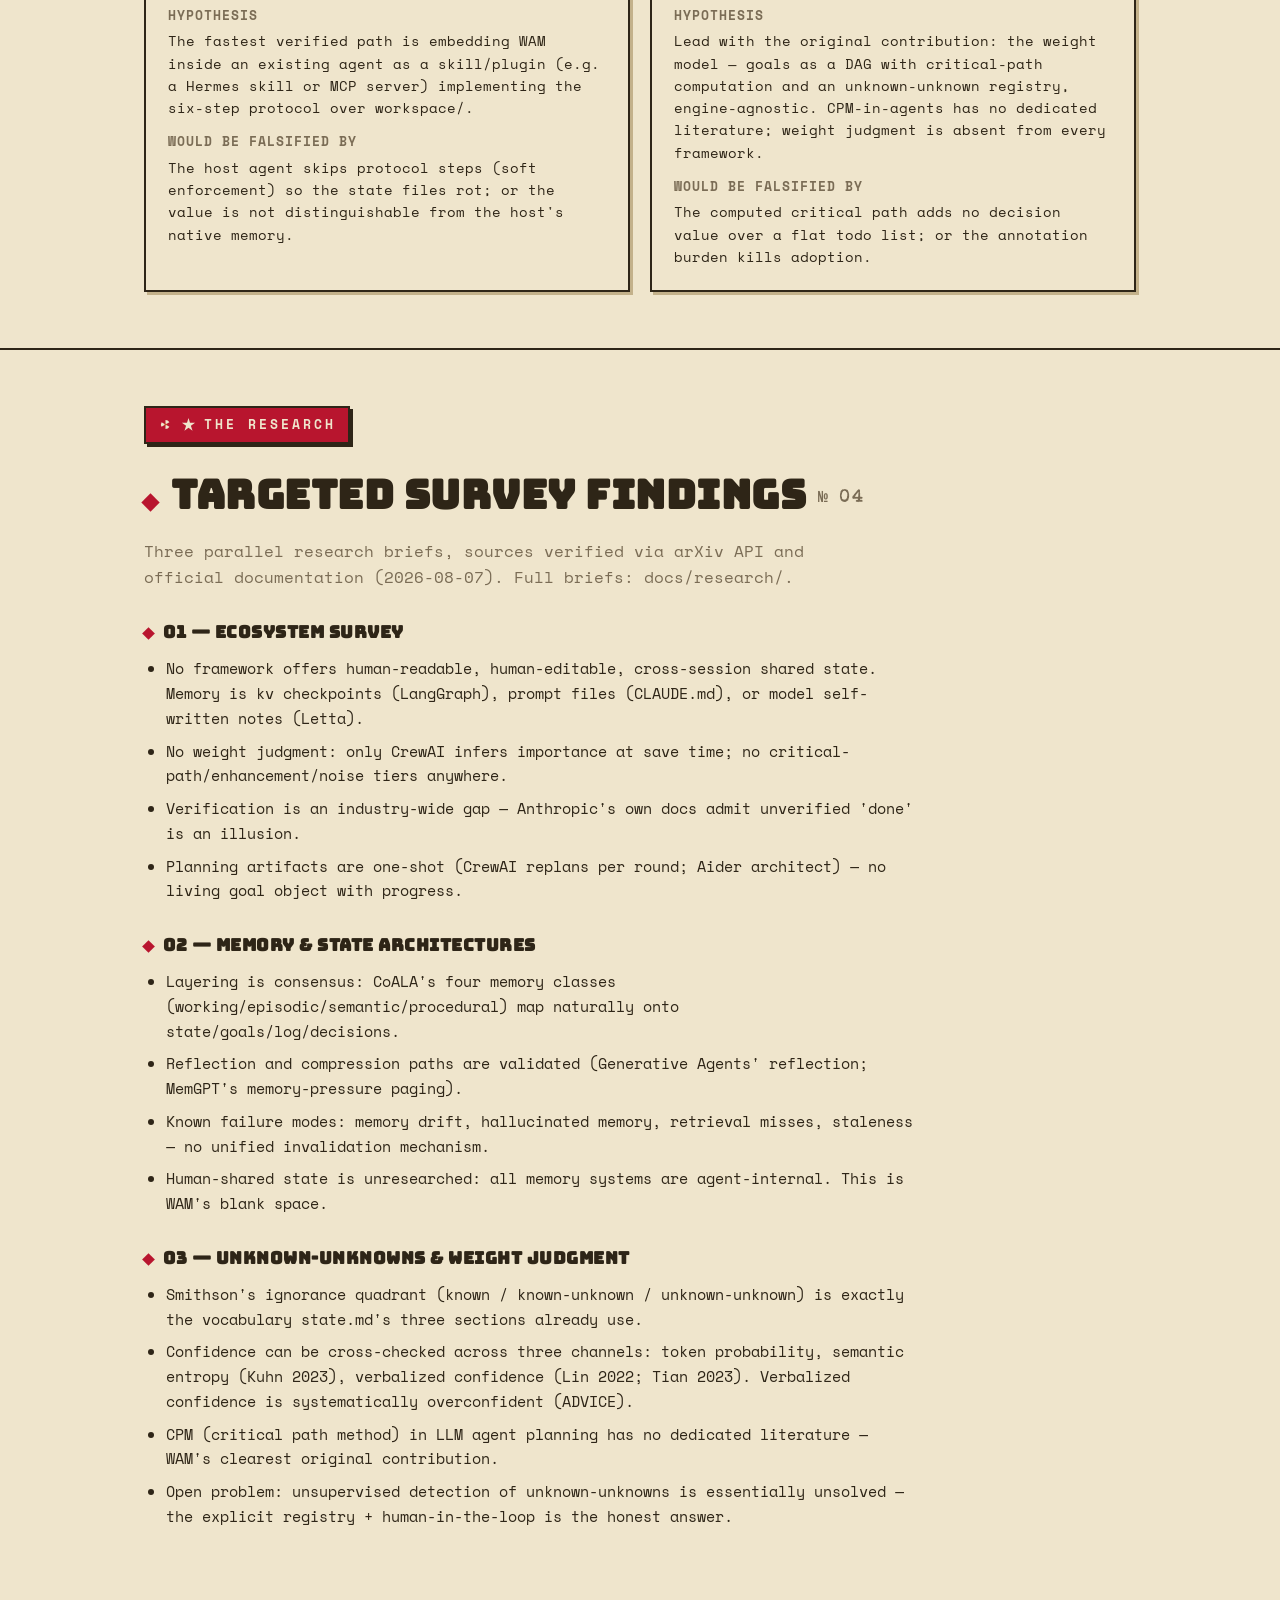
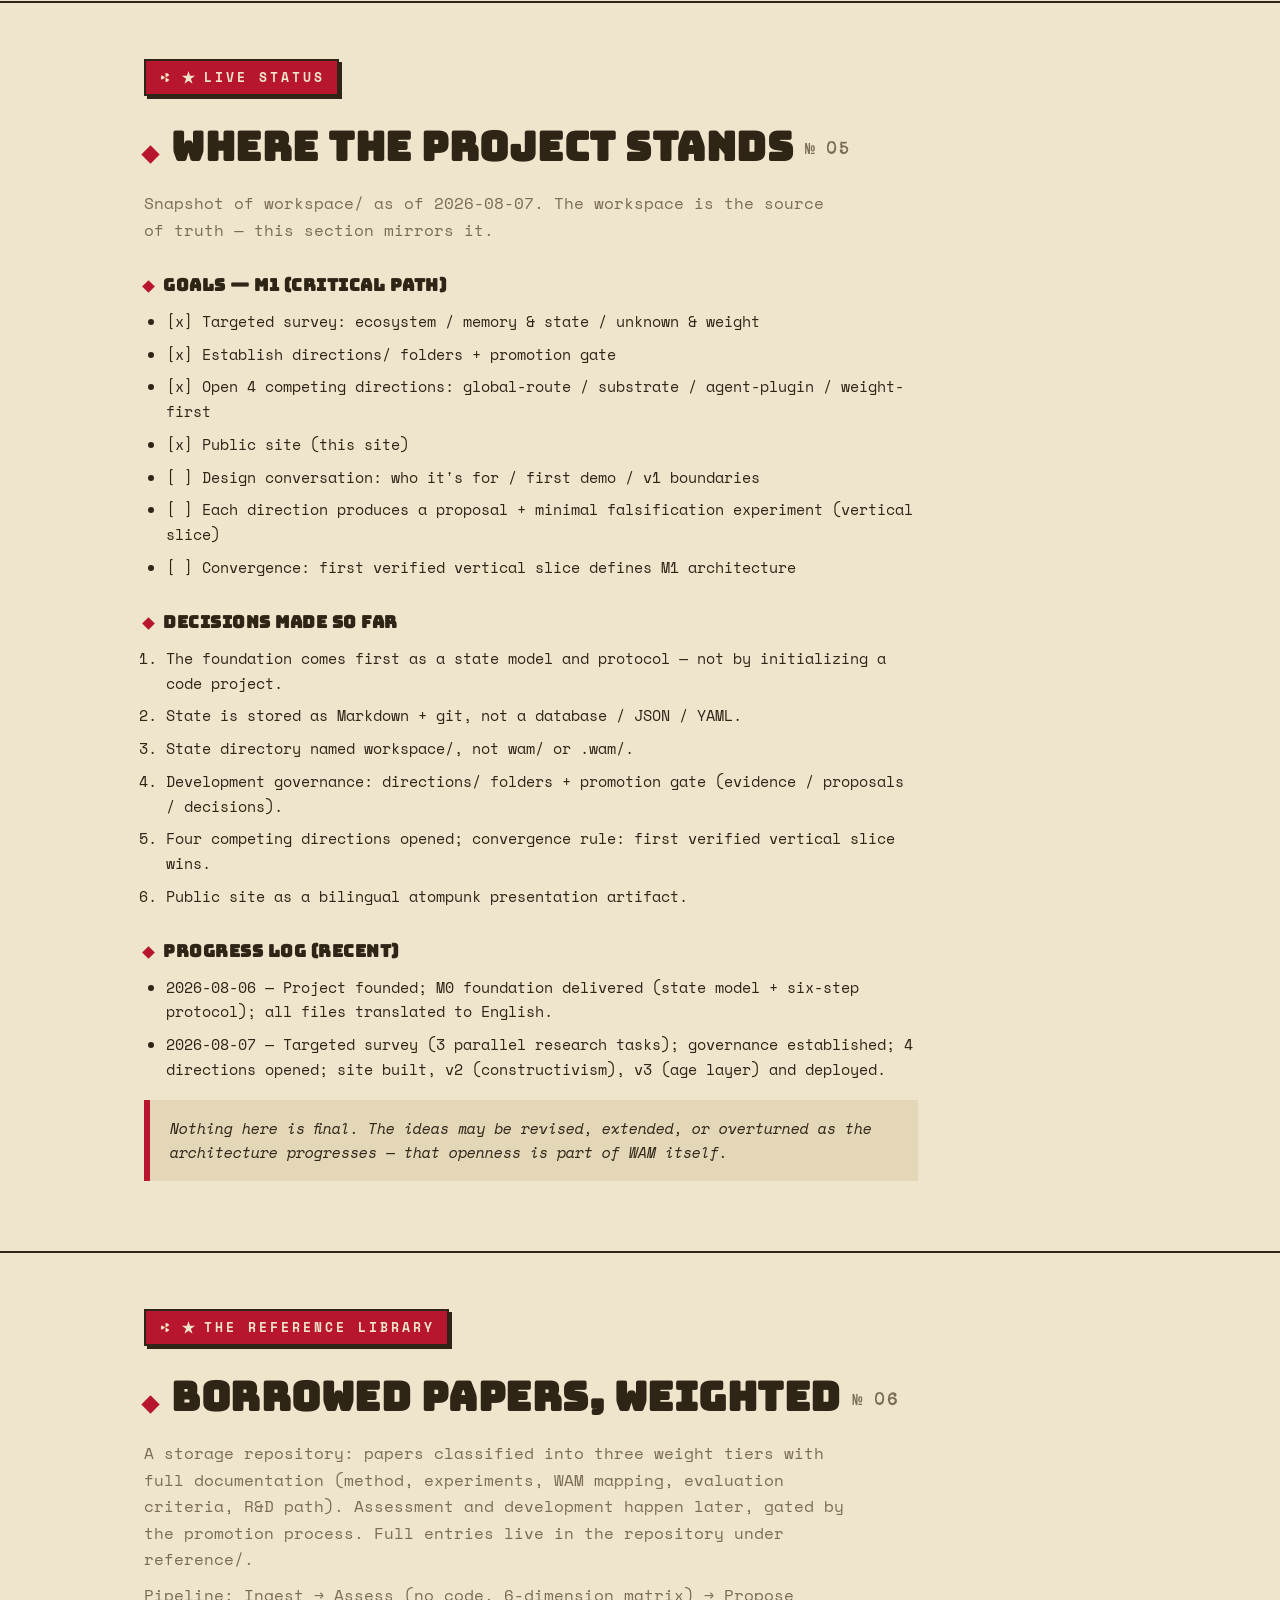
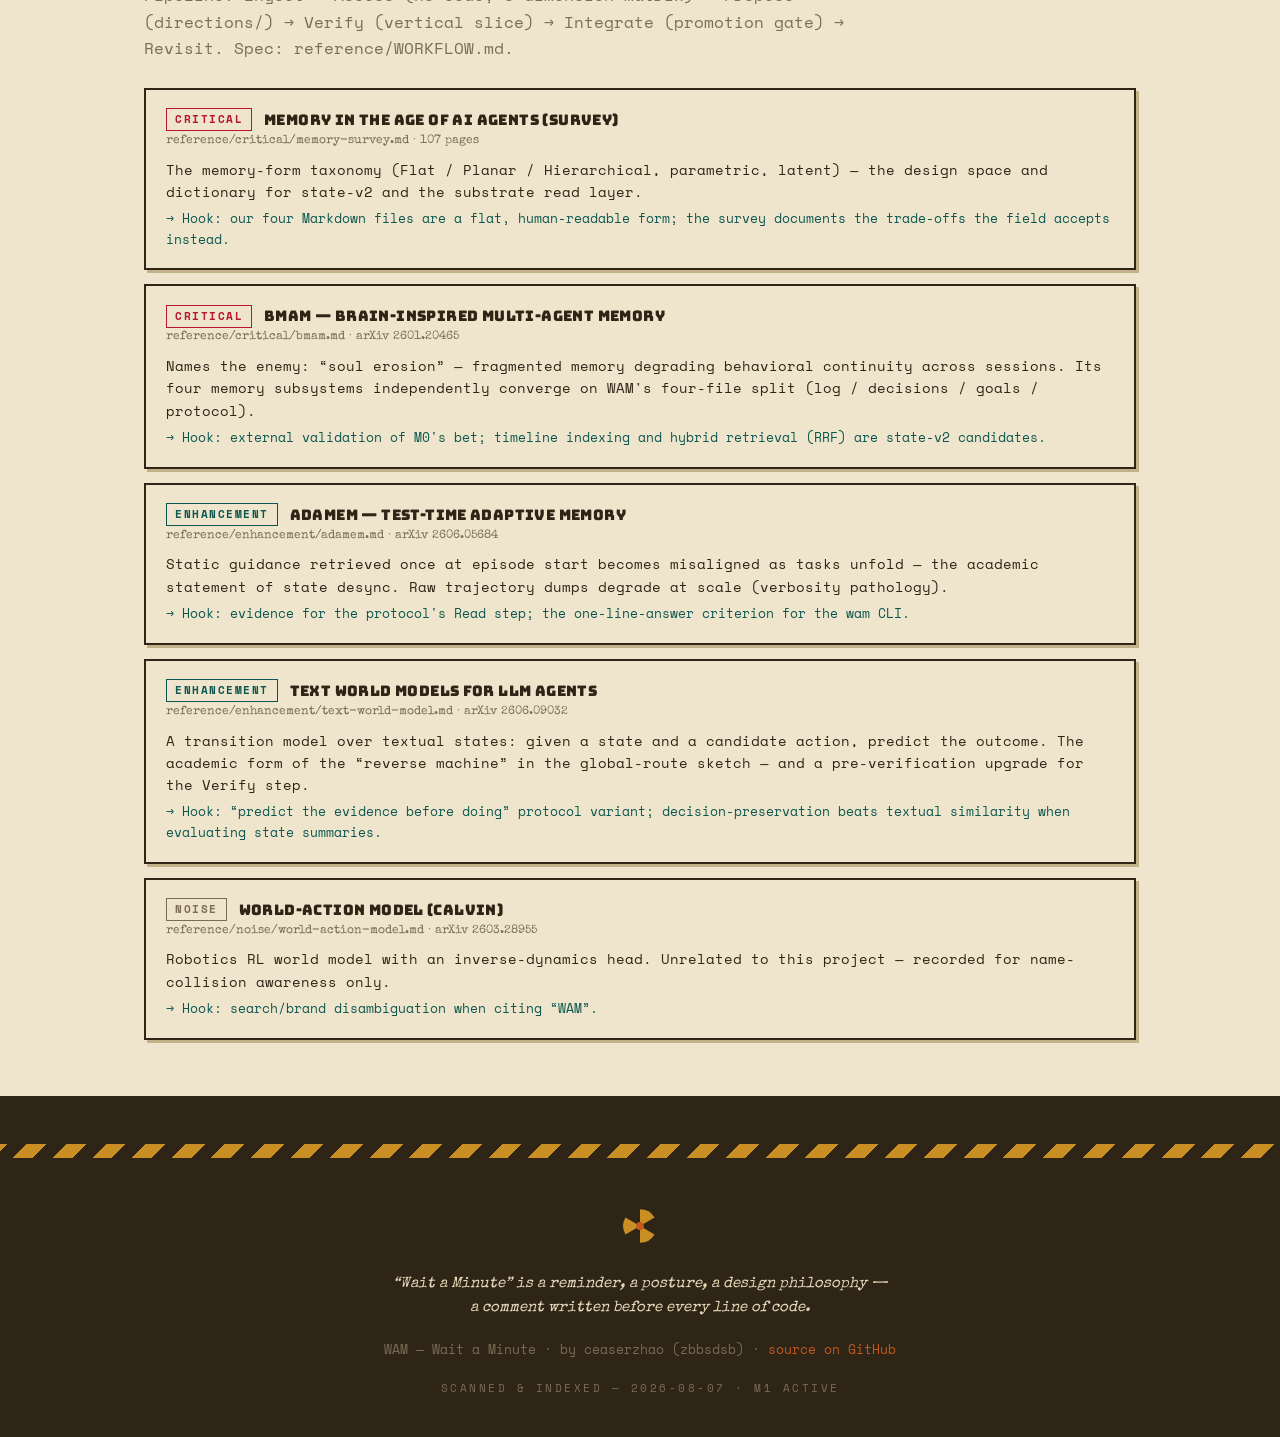
<file: details.html>
<!DOCTYPE html>
<html lang="en">
<head>
<meta charset="UTF-8">
<meta name="viewport" content="width=device-width, initial-scale=1.0">
<meta name="description" content="WAM — Wait a Minute. The archive: full philosophy, foundation protocol, competing directions, research, live project state.">
<title>WAM — Details 详情</title>
<link rel="preconnect" href="https://fonts.googleapis.com">
<link rel="preconnect" href="https://fonts.gstatic.com" crossorigin>
<link href="https://fonts.googleapis.com/css2?family=Bungee&family=Space+Mono:ital,wght@0,400;0,700;1,400&family=Special+Elite&display=swap" rel="stylesheet">
<link rel="stylesheet" href="style.css">
</head>
<body>

<div class="hazard"></div>

<header class="topbar">
  <div class="container topbar-inner">
    <a class="brand" href="index.html" aria-label="WAM home">
      <svg viewBox="0 0 100 100" aria-hidden="true">
        <g fill="currentColor">
          <path d="M50 50 L50 20 A30 30 0 0 1 75.98 35 Z"/>
          <path d="M50 50 L50 20 A30 30 0 0 1 75.98 35 Z" transform="rotate(120 50 50)"/>
          <path d="M50 50 L50 20 A30 30 0 0 1 75.98 35 Z" transform="rotate(240 50 50)"/>
        </g>
        <circle cx="50" cy="50" r="7" fill="var(--orange)"/>
      </svg>
      <span class="brand-name">WAM</span>
    </a>
    <div class="topbar-right">
      <div class="lang-toggle" role="group" aria-label="Language">
        <button id="lang-en" type="button" onclick="setLang('en')">EN</button>
        <button id="lang-zh" type="button" onclick="setLang('zh')">中文</button>
      </div>
      <a class="nav-link" href="index.html" data-en="MANIFESTO 宣言" data-zh="宣言 MANIFESTO">MANIFESTO 宣言</a>
      <a class="gh-link" href="https://github.com/zbbsdsb/WAM-Framework" target="_blank" rel="noopener" data-en="SOURCE ↗" data-zh="源码 ↗">SOURCE ↗</a>
    </div>
  </div>
</header>

<main>

  <!-- ============ ARCHIVE HERO ============ -->
  <section class="details-hero">
    <div class="giant" aria-hidden="true">档案</div>
    <div class="container">
      <span class="section-tag">
        <svg viewBox="0 0 100 100" aria-hidden="true"><g fill="currentColor"><path d="M50 50 L50 20 A30 30 0 0 1 75.98 35 Z"/><path d="M50 50 L50 20 A30 30 0 0 1 75.98 35 Z" transform="rotate(120 50 50)"/><path d="M50 50 L50 20 A30 30 0 0 1 75.98 35 Z" transform="rotate(240 50 50)"/></g><circle cx="50" cy="50" r="7" fill="var(--orange)"/></svg><svg class="star-ic" viewBox="0 0 100 100" aria-hidden="true"><polygon points="50,6 60,38 94,38 66,59 77,92 50,71 23,92 34,59 6,38 40,38" fill="currentColor"/></svg>
        <span data-en="THE ARCHIVE" data-zh="档案室">THE ARCHIVE</span>
      </span>
      <h1 data-en="Details" data-zh="详情">Details</h1>
      <p class="tagline" data-en="Everything behind the manifesto: the full philosophy, the foundation protocol, the competing directions, the research, and the live project state." data-zh="宣言背后的全部：完整哲学、地基协议、竞争中的方向、研究简报、项目实时状态。">Everything behind the manifesto: the full philosophy, the foundation protocol, the competing directions, the research, and the live project state.</p>
    </div>
  </section>
  <div class="hazard"></div>

  <!-- ============ 01 PHILOSOPHY ============ -->
  <section id="doc-philosophy" class="doc-section">
    <div class="container">
      <span class="section-tag">
        <svg viewBox="0 0 100 100" aria-hidden="true"><g fill="currentColor"><path d="M50 50 L50 20 A30 30 0 0 1 75.98 35 Z"/><path d="M50 50 L50 20 A30 30 0 0 1 75.98 35 Z" transform="rotate(120 50 50)"/><path d="M50 50 L50 20 A30 30 0 0 1 75.98 35 Z" transform="rotate(240 50 50)"/></g><circle cx="50" cy="50" r="7" fill="var(--orange)"/></svg><svg class="star-ic" viewBox="0 0 100 100" aria-hidden="true"><polygon points="50,6 60,38 94,38 66,59 77,92 50,71 23,92 34,59 6,38 40,38" fill="currentColor"/></svg>
        <span data-en="THE PHILOSOPHY" data-zh="哲学">THE PHILOSOPHY</span>
      </span>
      <h2 class="section-title" data-en="The full idea" data-zh="完整理念">The full idea</h2>
      <p class="section-sub" data-en="The complete text behind the manifesto — four structural defects, state desync, the 1% foundation, the sage and the doer, and the six response principles." data-zh="宣言背后的完整文本——四重结构性缺陷、状态不同步、1% 底座、智者与实干家、六条回应原则。">The complete text behind the manifesto — four structural defects, state desync, the 1% foundation, the sage and the doer, and the six response principles.</p>

      <div class="doc-body">
        <h3 data-en="The fourfold deficiency" data-zh="四重缺失">The fourfold deficiency</h3>
        <p data-en="Current agent frameworks answer almost entirely within the confines of the conversation. You ask in one paragraph, it answers in one paragraph — this looks like collaboration, but is essentially an infinite extension of question-and-answer. A true assistant should perceive what is known, what is unknown, and what is unknown-unknown." data-zh="当前智能体框架在回答时几乎只局限于对话内部。你用一段话问它，它用一段话回你——这看起来像协作，但本质上只是'一问一答'的无限延伸。真正的助手应该能感知到当前局面中哪些是已知的、哪些是未知的、哪些是未知的未知。">Current agent frameworks answer almost entirely within the confines of the conversation. You ask in one paragraph, it answers in one paragraph — this looks like collaboration, but is essentially an infinite extension of question-and-answer. A true assistant should perceive what is known, what is unknown, and what is unknown-unknown.</p>
        <ol>
          <li><strong data-en="Constructiveness" data-zh="建构性">Constructiveness</strong> — <span data-en="Answers remain at the level of reaction to a single conversation, lacking the ability to build toward a goal step by step. It does not construct; it merely responds." data-zh="回答停留在单次对话的反应层面，缺乏对目标的逐步构建能力。它不'建设'，它只是'回应'。">Answers remain at the level of reaction to a single conversation, lacking the ability to build toward a goal step by step. It does not construct; it merely responds.</span></li>
          <li><strong data-en="Continuity" data-zh="连续性">Continuity</strong> — <span data-en="Every conversation starts almost from zero. Once the rhythm is broken, follow-up work on complex projects basically collapses. Humans re-align through communication; AI seems unable to." data-zh="每次对话几乎从零开始。节奏被打乱后，复杂项目的后续推进基本直接泡汤。人类合作中可以通过沟通重新对齐，但 AI 似乎做不到这一点。">Every conversation starts almost from zero. Once the rhythm is broken, follow-up work on complex projects basically collapses. Humans re-align through communication; AI seems unable to.</span></li>
          <li><strong data-en="Verifiability" data-zh="真实可行性">Verifiability</strong> — <span data-en="Output sounds reasonable but does not hold up under scrutiny. Even a basic task like checking a paper struggles to guarantee accuracy, let alone converting unknown-unknowns into known-unknowns in complex design." data-zh="输出听起来合理，但经不起推敲。连'查论文'这种基础任务都难以保证准确，更不用说在设计复杂项目时把未知的未知转化为已知的未知。">Output sounds reasonable but does not hold up under scrutiny. Even a basic task like checking a paper struggles to guarantee accuracy, let alone converting unknown-unknowns into known-unknowns in complex design.</span></li>
          <li><strong data-en="Weight judgment" data-zh="对权重的判断">Weight judgment</strong> — <span data-en="AI cannot distinguish importance. Some tasks are on the critical path, some are nice-to-have, some are noise. The framework offers no cognitive tool for this — so the agent grasps at everything." data-zh="AI 无法区分重要程度的差别。有的任务在关键路径上，有的只是锦上添花，有的纯粹是噪音。框架没有提供'权重判断'这一认知操作的工具，于是它抓不住重点。">AI cannot distinguish importance. Some tasks are on the critical path, some are nice-to-have, some are noise. The framework offers no cognitive tool for this — so the agent grasps at everything.</span></li>
        </ol>

        <h3 data-en="State desync" data-zh="状态不同步">State desync</h3>
        <p data-en="In real collaboration, the states of human and AI are almost always out of sync. The user knows their context, the weight of their intentions, and the trade-offs behind every decision; the AI knows none of it. In human teams, misalignment is repaired by talking it out; in AI collaboration, one interruption is enough to invalidate the rest of the project. This is not a prompt-engineering problem — it is a structural defect at the framework level." data-zh="在真实协作中，人与 AI 的状态几乎总是不同步的。用户知道自己的上下文、意图的重量级、每一个决策背后的权衡；AI 什么都不知道。在人类合作中，即使不同步也可以通过沟通逐步扭转；但 AI 的节奏稍有干扰，复杂项目的后续对话就基本作废了。这不是提示工程能解决的问题，这是框架层面的结构性缺陷。">In real collaboration, the states of human and AI are almost always out of sync. The user knows their context, the weight of their intentions, and the trade-offs behind every decision; the AI knows none of it. In human teams, misalignment is repaired by talking it out; in AI collaboration, one interruption is enough to invalidate the rest of the project. This is not a prompt-engineering problem — it is a structural defect at the framework level.</p>

        <h3 data-en="The 1% foundation" data-zh="1% 底座">The 1% foundation</h3>
        <p data-en="We are not building a 100% shell. There are already too many all-capable frameworks that do nothing deeply. WAM builds only the bottom 1% of the foundation — and builds it solidly. The foundation is not a feature list; it is a fundamental answer to how an agent collaborates with a human: how state is synchronized, how goals are constructed, how progress continues, how uncertainty is managed." data-zh="我们不求搭建一个 100% 的空壳。那个看起来什么都能做、实际上什么都做不深的'全能框架'已经太多了。WAM 只做底座的 1%，但把这 1% 做扎实。这个底座不是功能列表，而是对'智能体如何与人类协作'这一问题的根本性回答：状态如何同步、目标如何构建、进展如何延续、不确定性如何管理。">We are not building a 100% shell. There are already too many all-capable frameworks that do nothing deeply. WAM builds only the bottom 1% of the foundation — and builds it solidly. The foundation is not a feature list; it is a fundamental answer to how an agent collaborates with a human: how state is synchronized, how goals are constructed, how progress continues, how uncertainty is managed.</p>

        <h3 data-en="The sage and the doer" data-zh="智者与实干家">The sage and the doer</h3>
        <p data-en="The architectural vision: a deepest sage with the hands of a pragmatic doer. The sage sees the whole situation, traverses all possibilities, knows when to be fast and when to be slow, senses the boundary between what we know and what we don't, and is sensitive to weight. The doer takes only verifiable steps, pushes when feasible and admits when not, focuses on the most important 1% and leaves continuable progress — never an empty promise. Whether one agent or many run beneath, the user faces a single, unified, constructive collaboration entity." data-zh="架构愿景：最深邃的智者，拥有一双实事求是的实干家的手。智者看到整个局面，遍历所有可能性，知道何时该快、何时该慢，感知已知与未知之间的边界，对权重保持敏感。实干家只做可验证的一步，可行就推进、不可行就承认，只聚焦当前最重要的 1%，每一步都留下可延续的进展——而不是一张空头支票。无论底层是几个智能体，呈现给用户的应该是一个统一的、全局的、建设性的协作实体。">The architectural vision: a deepest sage with the hands of a pragmatic doer. The sage sees the whole situation, traverses all possibilities, knows when to be fast and when to be slow, senses the boundary between what we know and what we don't, and is sensitive to weight. The doer takes only verifiable steps, pushes when feasible and admits when not, focuses on the most important 1% and leaves continuable progress — never an empty promise. Whether one agent or many run beneath, the user faces a single, unified, constructive collaboration entity.</p>

        <h3 data-en="Six response principles" data-zh="六条回应原则">Six response principles</h3>
        <ul>
          <li><strong data-en="Slow down to speed up." data-zh="慢下来，才能快起来。">Slow down to speed up.</strong> <span data-en="Establish the state first, then take the next step." data-zh="先搞清楚状态，再迈出下一步。">Establish the state first, then take the next step.</span></li>
          <li><strong data-en="No bluffing." data-zh="不糊弄。">No bluffing.</strong> <span data-en="Acknowledge real difficulty, then work through it together." data-zh="面对真正困难的问题，承认困难，然后和用户一起研究。">Acknowledge real difficulty, then work through it together.</span></li>
          <li><strong data-en="A directional 1%." data-zh="做有方向的 1%。">A directional 1%.</strong> <span data-en="Every step moves toward the goal, however small." data-zh="每一步都向目标靠近，即使步伐很小。">Every step moves toward the goal, however small.</span></li>
          <li><strong data-en="Weight-sensitive." data-zh="对权重敏感。">Weight-sensitive.</strong> <span data-en="Hold the critical path; ignore the noise." data-zh="抓住关键路径，忽略噪音，不做面面俱到的无用功。">Hold the critical path; ignore the noise.</span></li>
          <li><strong data-en="Pragmatic and honest." data-zh="实事求是。">Pragmatic and honest.</strong> <span data-en="Push when feasible, admit when not. Honesty beats perfection." data-zh="可行就推进，不可行就承认。诚实比完美更重要。">Push when feasible, admit when not. Honesty beats perfection.</span></li>
          <li><strong data-en="Stay in sync." data-zh="保持同步。">Stay in sync.</strong> <span data-en="Alignment is the framework's core duty." data-zh="让 AI 和用户的状态始终对齐，是框架的核心职责。">Alignment is the framework's core duty.</span></li>
        </ul>

        <p class="doc-quote" data-en="“Wait a Minute” is a reminder, a posture, a design philosophy — a comment written before every line of code. When the model tends to quickly generate a plausible-looking output, WAM says: wait. Do we really understand the situation? If not, don't rush to answer. Go figure it out first." data-zh="'Wait a Minute' 是一个提醒，一种姿态，一种设计哲学——写在每一行代码前面的注释。当模型倾向于快速生成一个看似合理的输出时，WAM 说：等等。我们真的理解当前局面吗？如果不理解，那就先别急着回答，先去弄清楚。">“Wait a Minute” is a reminder, a posture, a design philosophy — a comment written before every line of code. When the model tends to quickly generate a plausible-looking output, WAM says: wait. Do we really understand the situation? If not, don't rush to answer. Go figure it out first.</p>
      </div>
    </div>
  </section>

  <!-- ============ 02 FOUNDATION ============ -->
  <section id="doc-foundation" class="doc-section">
    <div class="container">
      <span class="section-tag">
        <svg viewBox="0 0 100 100" aria-hidden="true"><g fill="currentColor"><path d="M50 50 L50 20 A30 30 0 0 1 75.98 35 Z"/><path d="M50 50 L50 20 A30 30 0 0 1 75.98 35 Z" transform="rotate(120 50 50)"/><path d="M50 50 L50 20 A30 30 0 0 1 75.98 35 Z" transform="rotate(240 50 50)"/></g><circle cx="50" cy="50" r="7" fill="var(--orange)"/></svg><svg class="star-ic" viewBox="0 0 100 100" aria-hidden="true"><polygon points="50,6 60,38 94,38 66,59 77,92 50,71 23,92 34,59 6,38 40,38" fill="currentColor"/></svg>
        <span data-en="THE FOUNDATION" data-zh="地基">THE FOUNDATION</span>
      </span>
      <h2 class="section-title" data-en="State model & protocol" data-zh="状态模型与协议">State model &amp; protocol</h2>
      <p class="section-sub" data-en="The thesis: the foundation of WAM is not code, but the state shared between human and AI." data-zh="命题：WAM 的地基不是代码，而是人与 AI 共享的状态。">The thesis: the foundation of WAM is not code, but the state shared between human and AI.</p>

      <div class="doc-body">
        <h3 data-en="The state model — four files" data-zh="状态模型——四个文件">The state model — four files</h3>
        <p data-en="All collaboration state lives under workspace/, versioned as Markdown + git — both human and AI can read and write directly; every step can be diffed and rolled back." data-zh="所有协作状态放在仓库根目录的 workspace/ 下，Markdown + git 版本化——人和 AI 都能直接读写，每一步都可 diff、可回滚。">All collaboration state lives under workspace/, versioned as Markdown + git — both human and AI can read and write directly; every step can be diffed and rolled back.</p>
        <table class="doc-table">
          <tr><th data-en="File" data-zh="文件">File</th><th data-en="Question it answers" data-zh="回答的问题">Question it answers</th><th data-en="Deficiency" data-zh="对应的缺失">Deficiency</th></tr>
          <tr><td>workspace/state.md</td><td data-en="How is state synchronized? What is the current situation?" data-zh="状态如何同步？当前局面是什么？">How is state synchronized? What is the current situation?</td><td data-en="State desync" data-zh="状态不同步">State desync</td></tr>
          <tr><td>workspace/goals.md</td><td data-en="How are goals constructed? What matters?" data-zh="目标如何构建？什么重要？">How are goals constructed? What matters?</td><td data-en="Constructiveness + weight judgment" data-zh="建构性 + 权重判断">Constructiveness + weight judgment</td></tr>
          <tr><td>workspace/log.md</td><td data-en="How does progress continue?" data-zh="进展如何延续？">How does progress continue?</td><td data-en="Continuity" data-zh="连续性">Continuity</td></tr>
          <tr><td>workspace/decisions.md</td><td data-en="How are judgments recorded?" data-zh="判断如何留痕？">How are judgments recorded?</td><td data-en="Weight judgment + pragmatism" data-zh="权重判断 + 实事求是">Weight judgment + pragmatism</td></tr>
        </table>

        <h3 data-en="Hard rules" data-zh="硬规则">Hard rules</h3>
        <ol>
          <li data-en="Read state.md and goals.md at the start of every session; write log.md at the end — even one line." data-zh="会话开始先读 state.md 和 goals.md；会话结束必须写 log.md——哪怕一行。">Read state.md and goals.md at the start of every session; write log.md at the end — even one line.</li>
          <li data-en="Every 'done' must carry evidence: artifact path, command output, test result. No evidence = not done." data-zh="一切'完成'必须有证据：产物路径、命令输出、测试结果。没有证据 = 未完成。">Every “done” must carry evidence: artifact path, command output, test result. No evidence = not done.</li>
          <li data-en="Every goal carries one of three weight tiers: critical path / enhancement / noise. Noise is not elaborated, not scheduled." data-zh="目标必须有权重三档：关键路径 / 增强 / 噪音。噪音不展开、不排期。">Every goal carries one of three weight tiers: critical path / enhancement / noise. Noise is not elaborated, not scheduled.</li>
          <li data-en="Unknown-unknowns must be explicitly listed, never feigned knowledge." data-zh="未知的未知必须显式列出，不装作知道。">Unknown-unknowns must be explicitly listed, never feigned knowledge.</li>
        </ol>

        <h3 data-en="The collaboration protocol — six steps" data-zh="协作协议——六步">The collaboration protocol — six steps</h3>
        <ol>
          <li><strong data-en="Read" data-zh="读">Read</strong> — <span data-en="Load the situation, the goals and weights, and the tail of the progress log." data-zh="加载局面、目标与权重、进展流水尾部。">Load the situation, the goals and weights, and the tail of the progress log.</span></li>
          <li><strong data-en="Wait" data-zh="停">Wait</strong> — <span data-en="Wait a Minute: is the goal clear? Is the situation understood? Should this step really be taken?" data-zh="等一下：目标清楚吗？局面理解了吗？这一步真的该做吗？">Wait a Minute: is the goal clear? Is the situation understood? Should this step really be taken?</span></li>
          <li><strong data-en="Judge" data-zh="判">Judge</strong> — <span data-en="What is the highest-weight step right now? Critical path first; never do noise." data-zh="当前权重最高的一步是什么？关键路径优先，不做噪音。">What is the highest-weight step right now? Critical path first; never do noise.</span></li>
          <li><strong data-en="Do" data-zh="做">Do</strong> — <span data-en="Take exactly one verifiable step." data-zh="只做这一个可验证的步骤。">Take exactly one verifiable step.</span></li>
          <li><strong data-en="Verify" data-zh="验">Verify</strong> — <span data-en="Provide evidence; if infeasible, say so honestly." data-zh="给出证据；不可行就如实说不可行。">Provide evidence; if infeasible, say so honestly.</span></li>
          <li><strong data-en="Write" data-zh="写">Write</strong> — <span data-en="Update state / goals / log / decisions." data-zh="更新 state / goals / log / decisions。">Update state / goals / log / decisions.</span></li>
        </ol>

        <h3 data-en="Development governance" data-zh="开发治理">Development governance</h3>
        <p data-en="To keep the project from drifting off course, unverified work lives in directions/ until it passes the promotion gate." data-zh="为防止项目偏离方向，未验证的工作都待在 directions/，直到通过晋升门。">To keep the project from drifting off course, unverified work lives in directions/ until it passes the promotion gate.</p>
        <table class="doc-table">
          <tr><th data-en="Tier" data-zh="层级">Tier</th><th data-en="Where it lives" data-zh="位置">Where it lives</th><th data-en="Trust level" data-zh="信任度">Trust level</th></tr>
          <tr><td data-en="Evidence" data-zh="证据">Evidence</td><td>docs/research/</td><td data-en="Sourced facts, verifiable — permanent" data-zh="有来源的事实，可溯源——永久保留">Sourced facts, verifiable — permanent</td></tr>
          <tr><td data-en="Proposals" data-zh="提案">Proposals</td><td>directions/&lt;name&gt;/</td><td data-en="Ideas, drafts, prototypes — NOT trusted" data-zh="想法、草稿、原型——不受信任">Ideas, drafts, prototypes — NOT trusted</td></tr>
          <tr><td data-en="Decisions & constitutions" data-zh="决策与宪法">Decisions &amp; constitutions</td><td>docs/, workspace/</td><td data-en="Verified — official" data-zh="已验证——正式">Verified — official</td></tr>
        </table>
        <p data-en="Promotion requires ALL of: a decision recorded in workspace/decisions.md (reason, alternatives, weight judgment); evidence cited (artifact path / command output / test result); the artifact relocated; the direction folder archived to directions/archive/. A failed direction is archived the same way — with the failure recorded." data-zh="晋升必须同时满足：workspace/decisions.md 记录了决策（理由 + 替代方案 + 权重判断）；有证据引用（产物路径 / 命令输出 / 测试结果）；产物搬到正式位置；方向文件夹归档到 directions/archive/。验证失败的方向同样归档——连同失败记录。">Promotion requires ALL of: a decision recorded in workspace/decisions.md (reason, alternatives, weight judgment); evidence cited (artifact path / command output / test result); the artifact relocated; the direction folder archived to directions/archive/. A failed direction is archived the same way — with the failure recorded.</p>
      </div>
    </div>
  </section>

  <!-- ============ 03 DIRECTIONS ============ -->
  <section id="doc-directions" class="doc-section">
    <div class="container">
      <span class="section-tag">
        <svg viewBox="0 0 100 100" aria-hidden="true"><g fill="currentColor"><path d="M50 50 L50 20 A30 30 0 0 1 75.98 35 Z"/><path d="M50 50 L50 20 A30 30 0 0 1 75.98 35 Z" transform="rotate(120 50 50)"/><path d="M50 50 L50 20 A30 30 0 0 1 75.98 35 Z" transform="rotate(240 50 50)"/></g><circle cx="50" cy="50" r="7" fill="var(--orange)"/></svg><svg class="star-ic" viewBox="0 0 100 100" aria-hidden="true"><polygon points="50,6 60,38 94,38 66,59 77,92 50,71 23,92 34,59 6,38 40,38" fill="currentColor"/></svg>
        <span data-en="THE DIRECTIONS" data-zh="方向">THE DIRECTIONS</span>
      </span>
      <h2 class="section-title" data-en="Four competing approaches" data-zh="四个竞争方案">Four competing approaches</h2>
      <p class="section-sub" data-en="M1 — the first direction whose vertical slice passes the promotion gate defines the architecture; the rest archive or merge." data-zh="M1——第一个通过晋升门（验证过的垂直切片）的方向定义架构，其余归档或合并。">M1 — the first direction whose vertical slice passes the promotion gate defines the architecture; the rest archive or merge.</p>

      <div class="dir-grid">
        <div class="dir-card">
          <span class="dir-name">global-route</span><span class="dir-weight">CRITICAL</span>
          <h4 data-en="Hypothesis" data-zh="假设">Hypothesis</h4>
          <p data-en="WAM is a global orchestration entity (pattern: Hermes Agent): global state awareness, a high-confidence gate, spawned new processes, continuous interaction flow, continuous refinement. The deliverable is the engine plus the folder — not just an engine." data-zh="WAM 是一个全局编排实体（模式参照：Hermes Agent）：全局状态感知、高置信度门、派生新进程、交互流延续、精益求精。交付物是引擎加文件夹——不只是引擎。">WAM is a global orchestration entity (pattern: Hermes Agent): global state awareness, a high-confidence gate, spawned new processes, continuous interaction flow, continuous refinement. The deliverable is the engine plus the folder — not just an engine.</p>
          <h4 data-en="Would be falsified by" data-zh="证伪条件">Would be falsified by</h4>
          <p data-en="The resume-and-continue demo can be built faster on an existing agent platform; or engine-level state awareness cannot be kept synchronized without a heavyweight runtime." data-zh="恢复-继续 demo 能在现有 agent 平台上更快做出；或引擎级状态感知无法在不成为重型运行时的前提下保持同步。">The resume-and-continue demo can be built faster on an existing agent platform; or engine-level state awareness cannot be kept synchronized without a heavyweight runtime.</p>
        </div>
        <div class="dir-card">
          <span class="dir-name">substrate</span><span class="dir-weight">CRITICAL</span>
          <h4 data-en="Hypothesis" data-zh="假设">Hypothesis</h4>
          <p data-en="WAM's minimal useful form is a state substrate: a small library + CLI implementing the four-file state model, with no agent of its own — adoptable by any agent (prompt contract, skill, or MCP server)." data-zh="WAM 的最小有用形态是状态基板：实现四文件状态模型的小库 + CLI，没有自主 agent——任何 agent 都能采纳（prompt 契约、skill 或 MCP server）。">WAM's minimal useful form is a state substrate: a small library + CLI implementing the four-file state model, with no agent of its own — adoptable by any agent (prompt contract, skill, or MCP server).</p>
          <h4 data-en="Would be falsified by" data-zh="证伪条件">Would be falsified by</h4>
          <p data-en="A substrate without an attached agent turns out to be a markdown formatter; or protocol hooks are ignored by host agents and the state rots." data-zh="没有 agent 附着的基板只是 markdown 格式化器；或宿主 agent 无视协议钩子，状态腐烂。">A substrate without an attached agent turns out to be a markdown formatter; or protocol hooks are ignored by host agents and the state rots.</p>
        </div>
        <div class="dir-card">
          <span class="dir-name">agent-plugin</span><span class="dir-weight">CRITICAL</span>
          <h4 data-en="Hypothesis" data-zh="假设">Hypothesis</h4>
          <p data-en="The fastest verified path is embedding WAM inside an existing agent as a skill/plugin (e.g. a Hermes skill or MCP server) implementing the six-step protocol over workspace/." data-zh="最快的验证路径是把 WAM 嵌入现有 agent（如 Hermes skill 或 MCP server）作为实现六步协议的技能/插件。">The fastest verified path is embedding WAM inside an existing agent as a skill/plugin (e.g. a Hermes skill or MCP server) implementing the six-step protocol over workspace/.</p>
          <h4 data-en="Would be falsified by" data-zh="证伪条件">Would be falsified by</h4>
          <p data-en="The host agent skips protocol steps (soft enforcement) so the state files rot; or the value is not distinguishable from the host's native memory." data-zh="宿主 agent 跳过协议步骤（软执行），状态文件腐烂；或价值与宿主原生记忆无法区分。">The host agent skips protocol steps (soft enforcement) so the state files rot; or the value is not distinguishable from the host's native memory.</p>
        </div>
        <div class="dir-card">
          <span class="dir-name">weight-first</span><span class="dir-weight">CRITICAL</span>
          <h4 data-en="Hypothesis" data-zh="假设">Hypothesis</h4>
          <p data-en="Lead with the original contribution: the weight model — goals as a DAG with critical-path computation and an unknown-unknown registry, engine-agnostic. CPM-in-agents has no dedicated literature; weight judgment is absent from every framework." data-zh="主打原创贡献：权重模型——目标 DAG + 关键路径计算 + 未知清单，引擎无关。关键路径法在 agent 领域没有专门文献；权重判断在所有框架中缺席。">Lead with the original contribution: the weight model — goals as a DAG with critical-path computation and an unknown-unknown registry, engine-agnostic. CPM-in-agents has no dedicated literature; weight judgment is absent from every framework.</p>
          <h4 data-en="Would be falsified by" data-zh="证伪条件">Would be falsified by</h4>
          <p data-en="The computed critical path adds no decision value over a flat todo list; or the annotation burden kills adoption." data-zh="算出的关键路径不比扁平 todo 更有决策价值；或标注负担杀死采用率。">The computed critical path adds no decision value over a flat todo list; or the annotation burden kills adoption.</p>
        </div>
      </div>
    </div>
  </section>

  <!-- ============ 04 RESEARCH ============ -->
  <section id="doc-research" class="doc-section">
    <div class="container">
      <span class="section-tag">
        <svg viewBox="0 0 100 100" aria-hidden="true"><g fill="currentColor"><path d="M50 50 L50 20 A30 30 0 0 1 75.98 35 Z"/><path d="M50 50 L50 20 A30 30 0 0 1 75.98 35 Z" transform="rotate(120 50 50)"/><path d="M50 50 L50 20 A30 30 0 0 1 75.98 35 Z" transform="rotate(240 50 50)"/></g><circle cx="50" cy="50" r="7" fill="var(--orange)"/></svg><svg class="star-ic" viewBox="0 0 100 100" aria-hidden="true"><polygon points="50,6 60,38 94,38 66,59 77,92 50,71 23,92 34,59 6,38 40,38" fill="currentColor"/></svg>
        <span data-en="THE RESEARCH" data-zh="研究">THE RESEARCH</span>
      </span>
      <h2 class="section-title" data-en="Targeted survey findings" data-zh="定向调研结论">Targeted survey findings</h2>
      <p class="section-sub" data-en="Three parallel research briefs, sources verified via arXiv API and official documentation (2026-08-07). Full briefs: docs/research/." data-zh="三份并行研究简报，来源经 arXiv API 与官方文档核实（2026-08-07）。完整简报：docs/research/。">Three parallel research briefs, sources verified via arXiv API and official documentation (2026-08-07). Full briefs: docs/research/.</p>

      <div class="doc-body">
        <h3 data-en="01 — Ecosystem survey" data-zh="01 — 生态调研">01 — Ecosystem survey</h3>
        <ul>
          <li data-en="No framework offers human-readable, human-editable, cross-session shared state. Memory is kv checkpoints (LangGraph), prompt files (CLAUDE.md), or model self-written notes (Letta)." data-zh="没有任何框架提供人类可读、可编辑、跨会话的共享状态。记忆要么是 kv 检查点（LangGraph）、提示词文件（CLAUDE.md）、要么是模型自写笔记（Letta）。">No framework offers human-readable, human-editable, cross-session shared state. Memory is kv checkpoints (LangGraph), prompt files (CLAUDE.md), or model self-written notes (Letta).</li>
          <li data-en="No weight judgment: only CrewAI infers importance at save time; no critical-path/enhancement/noise tiers anywhere." data-zh="权重判断全缺席：只有 CrewAI 在保存时让 LLM 推断 importance；关键路径/增强/噪音分层无处可寻。">No weight judgment: only CrewAI infers importance at save time; no critical-path/enhancement/noise tiers anywhere.</li>
          <li data-en="Verification is an industry-wide gap — Anthropic's own docs admit unverified 'done' is an illusion." data-zh="验证是全行业缺口——Anthropic 官方文档也承认未验证的'完成'是假象。">Verification is an industry-wide gap — Anthropic's own docs admit unverified “done” is an illusion.</li>
          <li data-en="Planning artifacts are one-shot (CrewAI replans per round; Aider architect) — no living goal object with progress." data-zh="规划工件都是一次性的（CrewAI 每轮重规划；Aider architect）——没有带进度的活的目标对象。">Planning artifacts are one-shot (CrewAI replans per round; Aider architect) — no living goal object with progress.</li>
        </ul>

        <h3 data-en="02 — Memory & state architectures" data-zh="02 — 记忆与状态架构">02 — Memory &amp; state architectures</h3>
        <ul>
          <li data-en="Layering is consensus: CoALA's four memory classes (working/episodic/semantic/procedural) map naturally onto state/goals/log/decisions." data-zh="分层是共识：CoALA 的四类记忆（工作/情景/语义/程序性）自然映射到 state/goals/log/decisions。">Layering is consensus: CoALA's four memory classes (working/episodic/semantic/procedural) map naturally onto state/goals/log/decisions.</li>
          <li data-en="Reflection and compression paths are validated (Generative Agents' reflection; MemGPT's memory-pressure paging)." data-zh="反思与压缩路径已被验证（Generative Agents 的反思；MemGPT 的记忆压力分页）。">Reflection and compression paths are validated (Generative Agents' reflection; MemGPT's memory-pressure paging).</li>
          <li data-en="Known failure modes: memory drift, hallucinated memory, retrieval misses, staleness — no unified invalidation mechanism." data-zh="已知失效模式：记忆漂移、幻觉记忆、检索遗漏、陈旧性——没有统一的失效机制。">Known failure modes: memory drift, hallucinated memory, retrieval misses, staleness — no unified invalidation mechanism.</li>
          <li data-en="Human-shared state is unresearched: all memory systems are agent-internal. This is WAM's blank space." data-zh="人机共享状态无人研究：现有记忆系统全部面向智能体自身。这是 WAM 的空白空间。">Human-shared state is unresearched: all memory systems are agent-internal. This is WAM's blank space.</li>
        </ul>

        <h3 data-en="03 — Unknown-unknowns & weight judgment" data-zh="03 — 未知的未知与权重判断">03 — Unknown-unknowns &amp; weight judgment</h3>
        <ul>
          <li data-en="Smithson's ignorance quadrant (known / known-unknown / unknown-unknown) is exactly the vocabulary state.md's three sections already use." data-zh="Smithson 的无知四象限（已知 / 已知的未知 / 未知的未知）正是 state.md 三区已经在用的词汇。">Smithson's ignorance quadrant (known / known-unknown / unknown-unknown) is exactly the vocabulary state.md's three sections already use.</li>
          <li data-en="Confidence can be cross-checked across three channels: token probability, semantic entropy (Kuhn 2023), verbalized confidence (Lin 2022; Tian 2023). Verbalized confidence is systematically overconfident (ADVICE)." data-zh="置信度可三通道交叉校验：token 概率、语义熵（Kuhn 2023）、口头化置信度（Lin 2022; Tian 2023）。口头化置信度系统性过度自信（ADVICE）。">Confidence can be cross-checked across three channels: token probability, semantic entropy (Kuhn 2023), verbalized confidence (Lin 2022; Tian 2023). Verbalized confidence is systematically overconfident (ADVICE).</li>
          <li data-en="CPM (critical path method) in LLM agent planning has no dedicated literature — WAM's clearest original contribution." data-zh="关键路径法在 LLM agent 规划中没有专门文献——WAM 最干净的原创点。">CPM (critical path method) in LLM agent planning has no dedicated literature — WAM's clearest original contribution.</li>
          <li data-en="Open problem: unsupervised detection of unknown-unknowns is essentially unsolved — the explicit registry + human-in-the-loop is the honest answer." data-zh="开放问题：未知的未知的自动检测基本无解——显式清单 + 人在环中才是诚实的答案。">Open problem: unsupervised detection of unknown-unknowns is essentially unsolved — the explicit registry + human-in-the-loop is the honest answer.</li>
        </ul>
      </div>
    </div>
  </section>

  <!-- ============ 05 STATUS ============ -->
  <section id="doc-status" class="doc-section">
    <div class="container">
      <span class="section-tag">
        <svg viewBox="0 0 100 100" aria-hidden="true"><g fill="currentColor"><path d="M50 50 L50 20 A30 30 0 0 1 75.98 35 Z"/><path d="M50 50 L50 20 A30 30 0 0 1 75.98 35 Z" transform="rotate(120 50 50)"/><path d="M50 50 L50 20 A30 30 0 0 1 75.98 35 Z" transform="rotate(240 50 50)"/></g><circle cx="50" cy="50" r="7" fill="var(--orange)"/></svg><svg class="star-ic" viewBox="0 0 100 100" aria-hidden="true"><polygon points="50,6 60,38 94,38 66,59 77,92 50,71 23,92 34,59 6,38 40,38" fill="currentColor"/></svg>
        <span data-en="LIVE STATUS" data-zh="实时状态">LIVE STATUS</span>
      </span>
      <h2 class="section-title" data-en="Where the project stands" data-zh="项目现状">Where the project stands</h2>
      <p class="section-sub" data-en="Snapshot of workspace/ as of 2026-08-07. The workspace is the source of truth — this section mirrors it." data-zh="截至 2026-08-07 的 workspace/ 快照。workspace 是真源——本区块如实镜像。">Snapshot of workspace/ as of 2026-08-07. The workspace is the source of truth — this section mirrors it.</p>

      <div class="doc-body">
        <h3 data-en="Goals — M1 (critical path)" data-zh="目标 — M1（关键路径）">Goals — M1 (critical path)</h3>
        <ul>
          <li>[x] <span data-en="Targeted survey: ecosystem / memory & state / unknown & weight" data-zh="定向调研：生态 / 记忆与状态 / 未知与权重">Targeted survey: ecosystem / memory &amp; state / unknown &amp; weight</span></li>
          <li>[x] <span data-en="Establish directions/ folders + promotion gate" data-zh="建立 directions/ 文件夹 + 晋升门">Establish directions/ folders + promotion gate</span></li>
          <li>[x] <span data-en="Open 4 competing directions: global-route / substrate / agent-plugin / weight-first" data-zh="开启 4 个竞争方向：global-route / substrate / agent-plugin / weight-first">Open 4 competing directions: global-route / substrate / agent-plugin / weight-first</span></li>
          <li>[x] <span data-en="Public site (this site)" data-zh="公开站点（本站）">Public site (this site)</span></li>
          <li>[ ] <span data-en="Design conversation: who it's for / first demo / v1 boundaries" data-zh="设计对话：给谁用 / 首个 demo / v1 边界">Design conversation: who it's for / first demo / v1 boundaries</span></li>
          <li>[ ] <span data-en="Each direction produces a proposal + minimal falsification experiment (vertical slice)" data-zh="每个方向产出提案 + 最小证伪实验（垂直切片）">Each direction produces a proposal + minimal falsification experiment (vertical slice)</span></li>
          <li>[ ] <span data-en="Convergence: first verified vertical slice defines M1 architecture" data-zh="收敛：第一个验证过的垂直切片定义 M1 架构">Convergence: first verified vertical slice defines M1 architecture</span></li>
        </ul>

        <h3 data-en="Decisions made so far" data-zh="至今的决策">Decisions made so far</h3>
        <ol>
          <li data-en="The foundation comes first as a state model and protocol — not by initializing a code project." data-zh="地基先做状态模型与协议——而不是先初始化代码工程。">The foundation comes first as a state model and protocol — not by initializing a code project.</li>
          <li data-en="State is stored as Markdown + git, not a database / JSON / YAML." data-zh="状态用 Markdown + git 存储，不用数据库 / JSON / YAML。">State is stored as Markdown + git, not a database / JSON / YAML.</li>
          <li data-en="State directory named workspace/, not wam/ or .wam/." data-zh="状态目录命名为 workspace/，不用 wam/ 或 .wam/。">State directory named workspace/, not wam/ or .wam/.</li>
          <li data-en="Development governance: directions/ folders + promotion gate (evidence / proposals / decisions)." data-zh="开发治理：directions/ 文件夹 + 晋升门（证据 / 提案 / 决策三层）。">Development governance: directions/ folders + promotion gate (evidence / proposals / decisions).</li>
          <li data-en="Four competing directions opened; convergence rule: first verified vertical slice wins." data-zh="开启四个竞争方向；收敛规则：第一个验证过的垂直切片胜出。">Four competing directions opened; convergence rule: first verified vertical slice wins.</li>
          <li data-en="Public site as a bilingual atompunk presentation artifact." data-zh="公开站点作为双语原子朋克展示物。">Public site as a bilingual atompunk presentation artifact.</li>
        </ol>

        <h3 data-en="Progress log (recent)" data-zh="进展流水（近期）">Progress log (recent)</h3>
        <ul>
          <li data-en="2026-08-06 — Project founded; M0 foundation delivered (state model + six-step protocol); all files translated to English." data-zh="2026-08-06 — 立项；M0 地基交付（状态模型 + 六步协议）；全部文件转英文。">2026-08-06 — Project founded; M0 foundation delivered (state model + six-step protocol); all files translated to English.</li>
          <li data-en="2026-08-07 — Targeted survey (3 parallel research tasks); governance established; 4 directions opened; site built, v2 (constructivism), v3 (age layer) and deployed." data-zh="2026-08-07 — 定向调研（3 个并行任务）；治理建立；4 个方向开启；站点 v1/v2（结构主义）/v3（做旧层）构建并部署。">2026-08-07 — Targeted survey (3 parallel research tasks); governance established; 4 directions opened; site built, v2 (constructivism), v3 (age layer) and deployed.</li>
        </ul>

        <p class="doc-quote" data-en="Nothing here is final. The ideas may be revised, extended, or overturned as the architecture progresses — that openness is part of WAM itself." data-zh="这里的一切都不是最终定义。随着架构推进，这些想法可能被修正、扩展甚至推翻——这种开放本身就是 WAM 的一部分。">Nothing here is final. The ideas may be revised, extended, or overturned as the architecture progresses — that openness is part of WAM itself.</p>
      </div>
    </div>
  </section>

  <!-- ============ 06 REFERENCE ============ -->
  <section id="doc-reference" class="doc-section">
    <div class="container">
      <span class="section-tag">
        <svg viewBox="0 0 100 100" aria-hidden="true"><g fill="currentColor"><path d="M50 50 L50 20 A30 30 0 0 1 75.98 35 Z"/><path d="M50 50 L50 20 A30 30 0 0 1 75.98 35 Z" transform="rotate(120 50 50)"/><path d="M50 50 L50 20 A30 30 0 0 1 75.98 35 Z" transform="rotate(240 50 50)"/></g><circle cx="50" cy="50" r="7" fill="var(--orange)"/></svg><svg class="star-ic" viewBox="0 0 100 100" aria-hidden="true"><polygon points="50,6 60,38 94,38 66,59 77,92 50,71 23,92 34,59 6,38 40,38" fill="currentColor"/></svg>
        <span data-en="THE REFERENCE LIBRARY" data-zh="借鉴库">THE REFERENCE LIBRARY</span>
      </span>
      <h2 class="section-title" data-en="Borrowed papers, weighted" data-zh="按权重分类的借鉴">Borrowed papers, weighted</h2>
      <p class="section-sub" data-en="A storage repository: papers classified into three weight tiers with full documentation (method, experiments, WAM mapping, evaluation criteria, R&D path). Assessment and development happen later, gated by the promotion process. Full entries live in the repository under reference/." data-zh="存储库定位：论文按三档权重分类，文档写足（方法、实验、与 WAM 的映射、评估标准、研发路线）。评估与研发后期进行，走正常的晋升门。完整条目在仓库 reference/ 下。">A storage repository: papers classified into three weight tiers with full documentation (method, experiments, WAM mapping, evaluation criteria, R&D path). Assessment and development happen later, gated by the promotion process. Full entries live in the repository under reference/.</p>
      <p class="section-sub" data-en="Pipeline: Ingest → Assess (no code, 6-dimension matrix) → Propose (directions/) → Verify (vertical slice) → Integrate (promotion gate) → Revisit. Spec: reference/WORKFLOW.md." data-zh="流程：入库 → 评估（不写代码，六维矩阵）→ 提案（directions/）→ 验证（垂直切片）→ 整合（晋升门）→ 回访。规范：reference/WORKFLOW.md。">Pipeline: Ingest → Assess (no code, 6-dimension matrix) → Propose (directions/) → Verify (vertical slice) → Integrate (promotion gate) → Revisit. Spec: reference/WORKFLOW.md.</p>

      <div class="ref-list">
        <div class="ref-card">
          <div class="ref-head"><span class="tier critical">CRITICAL</span><span class="ref-title" data-en="Memory in the Age of AI Agents (survey)" data-zh="AI 智能体时代的记忆（综述）">Memory in the Age of AI Agents (survey)</span></div>
          <div class="ref-file">reference/critical/memory-survey.md · 107 pages</div>
          <p data-en="The memory-form taxonomy (Flat / Planar / Hierarchical, parametric, latent) — the design space and dictionary for state-v2 and the substrate read layer." data-zh="记忆形态分类学（Flat / Planar / Hierarchical、参数化、潜在）——state-v2 与基板读取层的设计空间与字典。">The memory-form taxonomy (Flat / Planar / Hierarchical, parametric, latent) — the design space and dictionary for state-v2 and the substrate read layer.</p>
          <div class="ref-hook" data-en="→ Hook: our four Markdown files are a flat, human-readable form; the survey documents the trade-offs the field accepts instead." data-zh="→ 借鉴点：我们的四个 Markdown 文件是扁平的、人类可读的形态；综述记录了业界为此接受的权衡。">→ Hook: our four Markdown files are a flat, human-readable form; the survey documents the trade-offs the field accepts instead.</div>
        </div>

        <div class="ref-card">
          <div class="ref-head"><span class="tier critical">CRITICAL</span><span class="ref-title" data-en="BMAM — Brain-inspired Multi-Agent Memory" data-zh="BMAM — 脑启发多智能体记忆">BMAM — Brain-inspired Multi-Agent Memory</span></div>
          <div class="ref-file">reference/critical/bmam.md · arXiv 2601.20465</div>
          <p data-en="Names the enemy: “soul erosion” — fragmented memory degrading behavioral continuity across sessions. Its four memory subsystems independently converge on WAM's four-file split (log / decisions / goals / protocol)." data-zh="给敌人命名：“灵魂侵蚀”——碎片化记忆导致跨会话行为连续性退化。其四个记忆子系统独立收敛于 WAM 的四文件拆分（log / decisions / goals / protocol）。">Names the enemy: “soul erosion” — fragmented memory degrading behavioral continuity across sessions. Its four memory subsystems independently converge on WAM's four-file split (log / decisions / goals / protocol).</p>
          <div class="ref-hook" data-en="→ Hook: external validation of M0's bet; timeline indexing and hybrid retrieval (RRF) are state-v2 candidates." data-zh="→ 借鉴点：M0 赌注的外部验证；时间线索引与混合检索（RRF）是 state-v2 的候选。">→ Hook: external validation of M0's bet; timeline indexing and hybrid retrieval (RRF) are state-v2 candidates.</div>
        </div>

        <div class="ref-card">
          <div class="ref-head"><span class="tier enhancement">ENHANCEMENT</span><span class="ref-title" data-en="ADAMEM — Test-Time Adaptive Memory" data-zh="ADAMEM — 测试时自适应记忆">ADAMEM — Test-Time Adaptive Memory</span></div>
          <div class="ref-file">reference/enhancement/adamem.md · arXiv 2606.05684</div>
          <p data-en="Static guidance retrieved once at episode start becomes misaligned as tasks unfold — the academic statement of state desync. Raw trajectory dumps degrade at scale (verbosity pathology)." data-zh="只在 episode 开始时检索一次的静态指导会随任务展开而错位——状态不同步的学术表述。原始轨迹堆砌会随规模增大而退化（冗长病）。">Static guidance retrieved once at episode start becomes misaligned as tasks unfold — the academic statement of state desync. Raw trajectory dumps degrade at scale (verbosity pathology).</p>
          <div class="ref-hook" data-en="→ Hook: evidence for the protocol's Read step; the one-line-answer criterion for the wam CLI." data-zh="→ 借鉴点：协议“读”步骤的证据；wam CLI 的“一行答案”标准。">→ Hook: evidence for the protocol's Read step; the one-line-answer criterion for the wam CLI.</div>
        </div>

        <div class="ref-card">
          <div class="ref-head"><span class="tier enhancement">ENHANCEMENT</span><span class="ref-title" data-en="Text World Models for LLM Agents" data-zh="面向 LLM 智能体的文本世界模型">Text World Models for LLM Agents</span></div>
          <div class="ref-file">reference/enhancement/text-world-model.md · arXiv 2606.09032</div>
          <p data-en="A transition model over textual states: given a state and a candidate action, predict the outcome. The academic form of the “reverse machine” in the global-route sketch — and a pre-verification upgrade for the Verify step." data-zh="文本状态上的转移模型：给定状态与候选动作，预测结果。global-route 草图中“反向机”的学术形态——也是“验”步骤的前瞻式升级。">A transition model over textual states: given a state and a candidate action, predict the outcome. The academic form of the “reverse machine” in the global-route sketch — and a pre-verification upgrade for the Verify step.</p>
          <div class="ref-hook" data-en="→ Hook: “predict the evidence before doing” protocol variant; decision-preservation beats textual similarity when evaluating state summaries." data-zh="→ 借鉴点：“先预测证据再执行”的协议变体；评估状态摘要时，决策保持优于文本相似度。">→ Hook: “predict the evidence before doing” protocol variant; decision-preservation beats textual similarity when evaluating state summaries.</div>
        </div>

        <div class="ref-card">
          <div class="ref-head"><span class="tier noise">NOISE</span><span class="ref-title" data-en="World-Action Model (CALVIN)" data-zh="World-Action Model（CALVIN）">World-Action Model (CALVIN)</span></div>
          <div class="ref-file">reference/noise/world-action-model.md · arXiv 2603.28955</div>
          <p data-en="Robotics RL world model with an inverse-dynamics head. Unrelated to this project — recorded for name-collision awareness only." data-zh="带逆动力学头的机器人 RL 世界模型。与本项目无关——仅记录撞名注意事项。">Robotics RL world model with an inverse-dynamics head. Unrelated to this project — recorded for name-collision awareness only.</p>
          <div class="ref-hook" data-en="→ Hook: search/brand disambiguation when citing “WAM”." data-zh="→ 借鉴点：引用“WAM”时的检索/品牌消歧。">→ Hook: search/brand disambiguation when citing “WAM”.</div>
        </div>
      </div>
    </div>
  </section>

</main>

<footer>
  <div class="hazard" style="margin-bottom:40px;"></div>
  <div class="container footer-inner">
    <svg class="trefoil" viewBox="0 0 100 100" aria-hidden="true">
      <g fill="currentColor">
        <path d="M50 50 L50 20 A30 30 0 0 1 75.98 35 Z"/>
        <path d="M50 50 L50 20 A30 30 0 0 1 75.98 35 Z" transform="rotate(120 50 50)"/>
        <path d="M50 50 L50 20 A30 30 0 0 1 75.98 35 Z" transform="rotate(240 50 50)"/>
      </g>
      <circle cx="50" cy="50" r="7" fill="var(--orange)"/>
    </svg>
    <p class="footer-quote" data-en="“Wait a Minute” is a reminder, a posture, a design philosophy — a comment written before every line of code." data-zh="“Wait a Minute” 是一个提醒，一种姿态，一种设计哲学——写在每一行代码前面的注释。">“Wait a Minute” is a reminder, a posture, a design philosophy — a comment written before every line of code.</p>
    <p class="footer-meta">WAM — Wait a Minute · <span data-en="by" data-zh="作者">by</span> ceaserzhao (zbbsdsb) · <a href="https://github.com/zbbsdsb/WAM-Framework" target="_blank" rel="noopener" data-en="source on GitHub" data-zh="源码在 GitHub">source on GitHub</a></p>
    <p class="scan-note">SCANNED &amp; INDEXED — 2026-08-07 · M1 ACTIVE</p>
  </div>
</footer>

<script>
  var KEY = 'wam-lang';
  var lang = localStorage.getItem(KEY);
  if (!lang) lang = (navigator.language || 'en').toLowerCase().indexOf('zh') === 0 ? 'zh' : 'en';

  function applyLang(l) {
    document.documentElement.lang = l === 'zh' ? 'zh-CN' : 'en';
    document.querySelectorAll('[data-en]').forEach(function (el) {
      var t = el.getAttribute('data-' + l);
      if (t !== null) el.innerHTML = t;
    });
    document.title = l === 'zh' ? 'WAM — 详情' : 'WAM — Details';
    document.getElementById('lang-en').classList.toggle('active', l === 'en');
    document.getElementById('lang-zh').classList.toggle('active', l === 'zh');
    localStorage.setItem(KEY, l);
  }
  function setLang(l) { applyLang(l); }
  applyLang(lang);
</script>
</body>
</html>
</file>
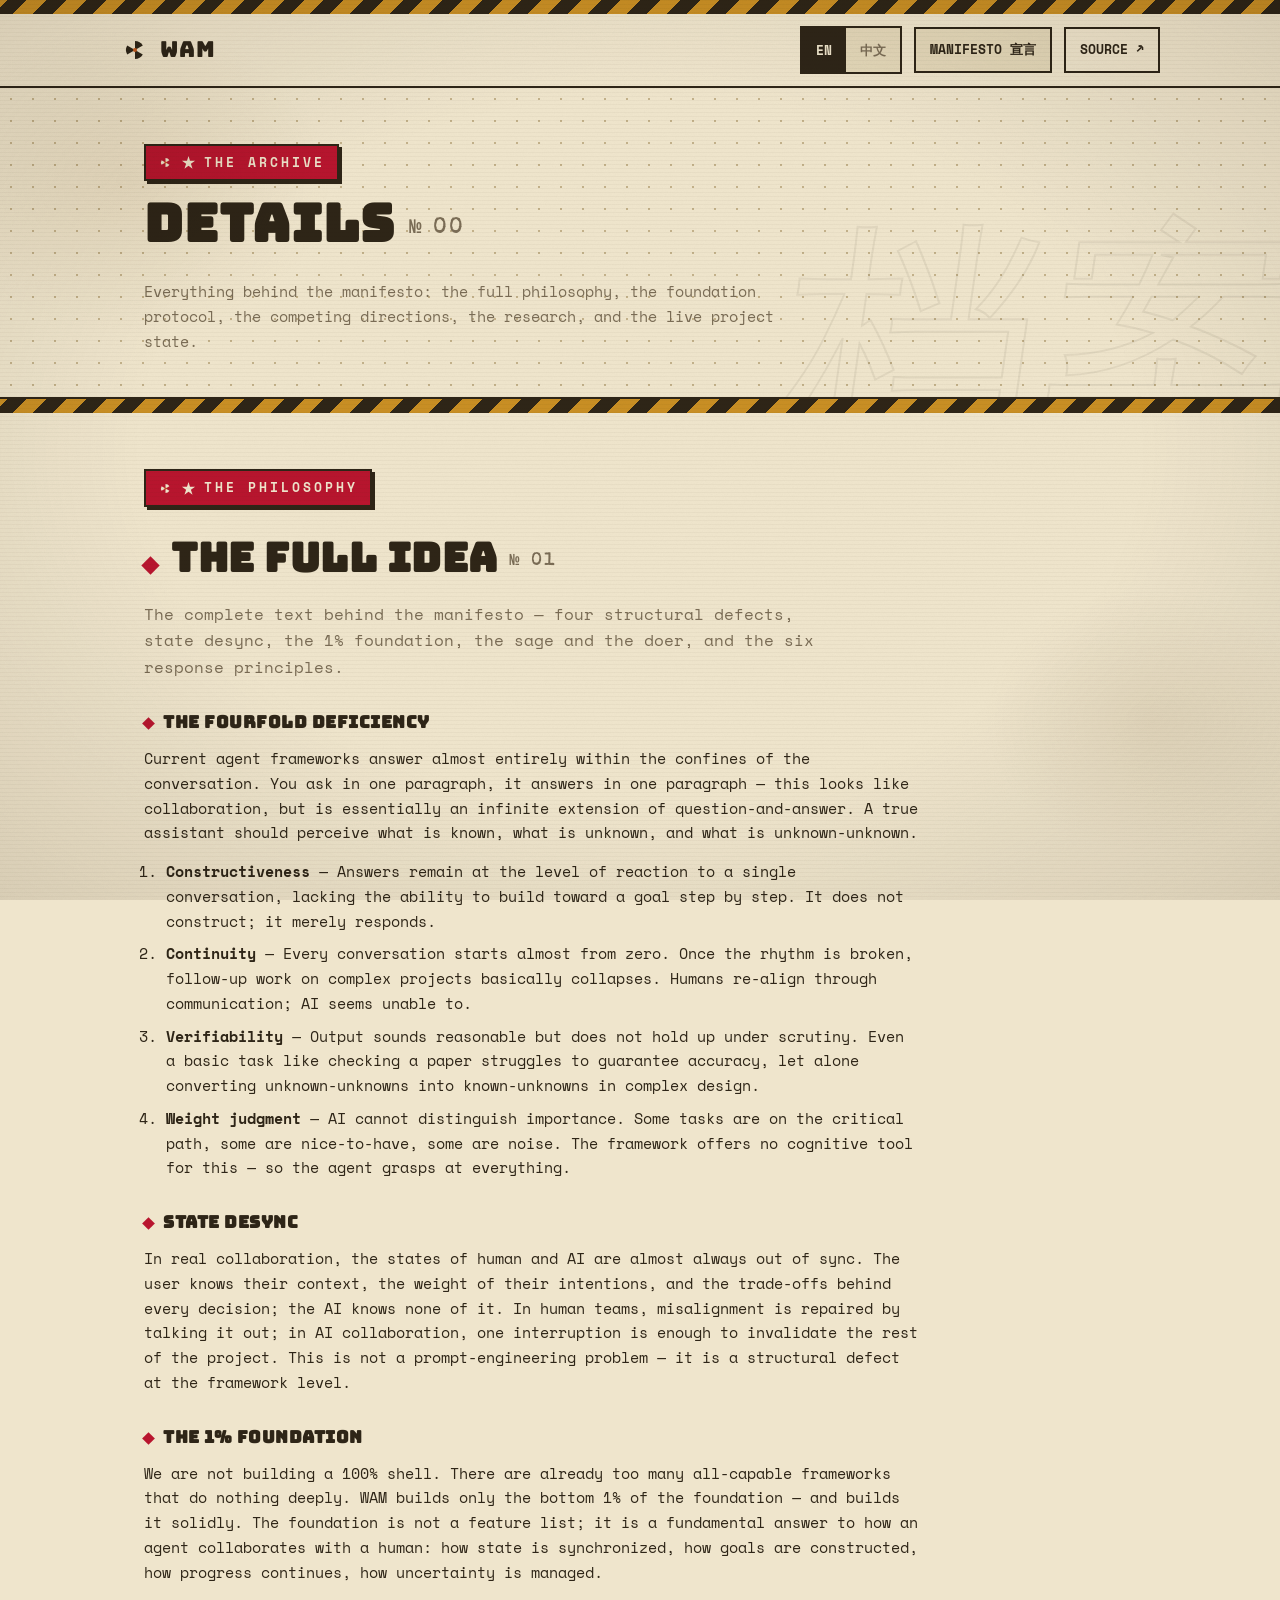
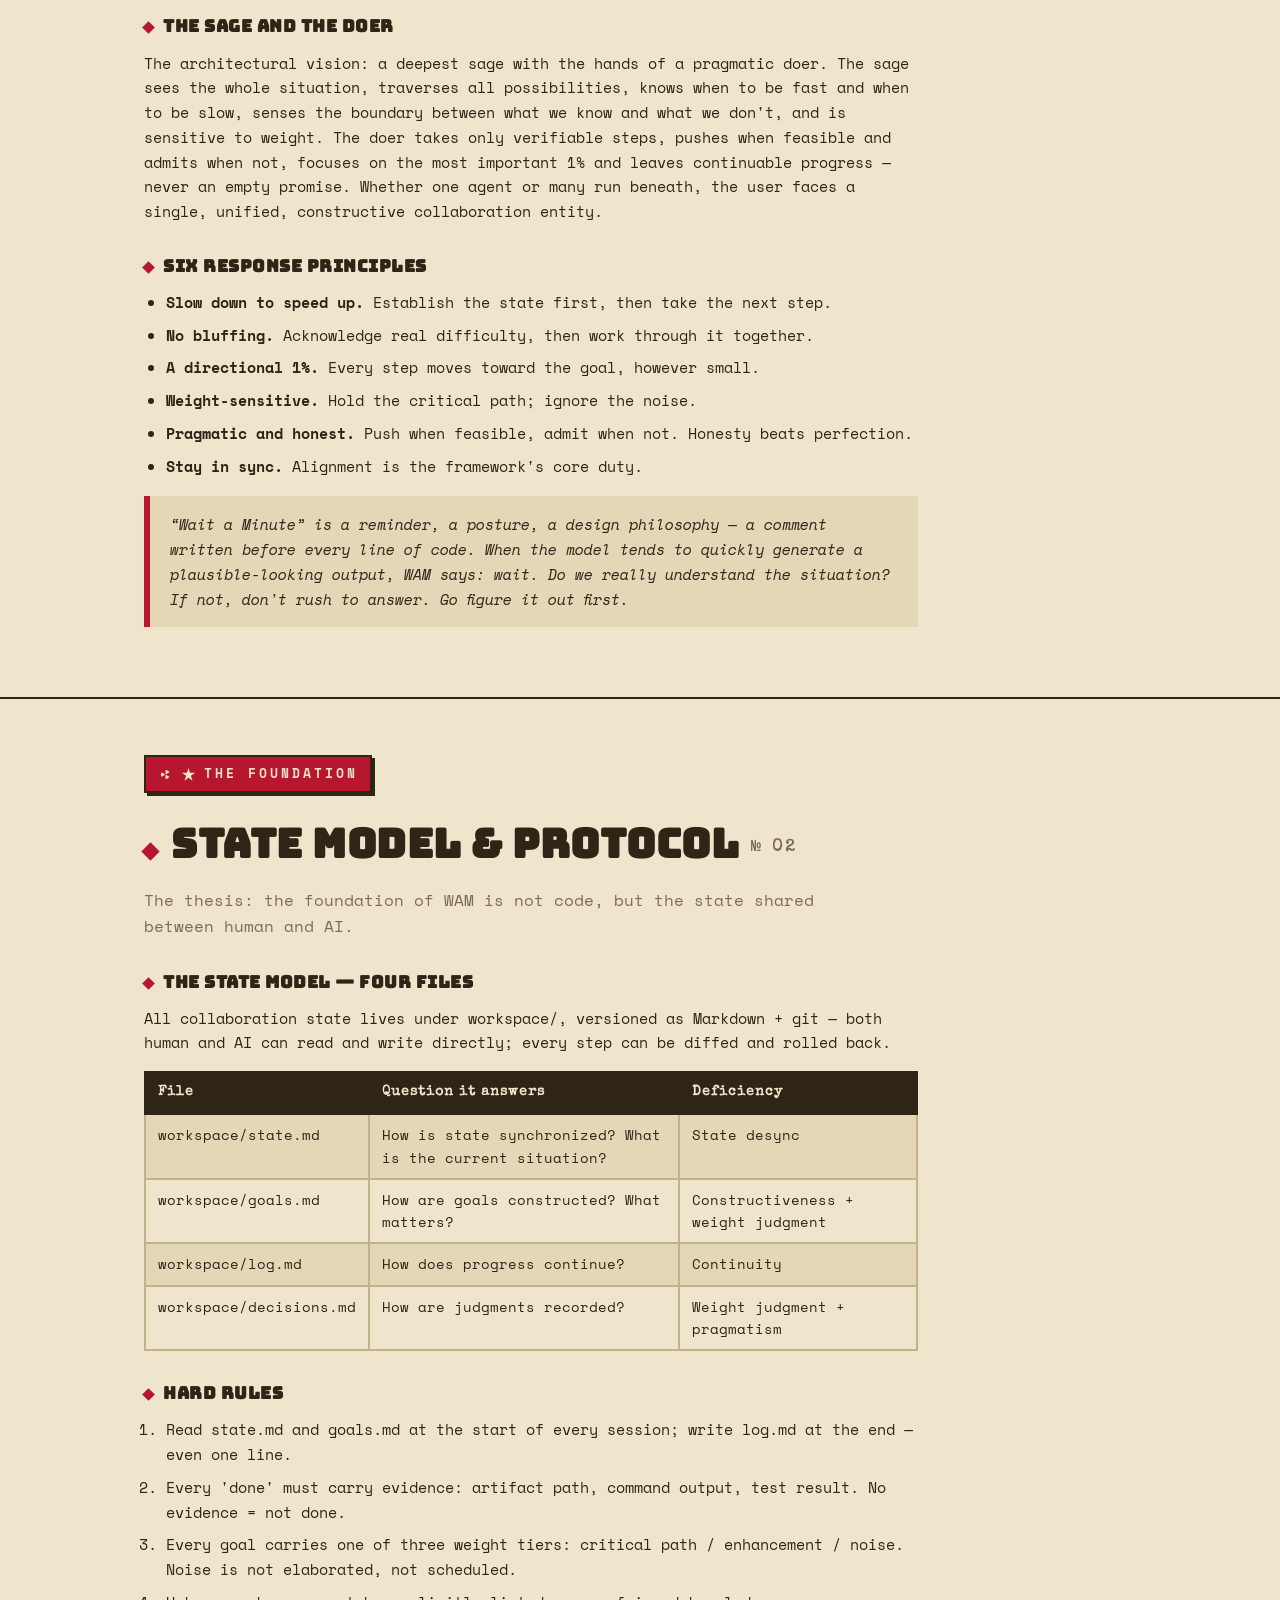
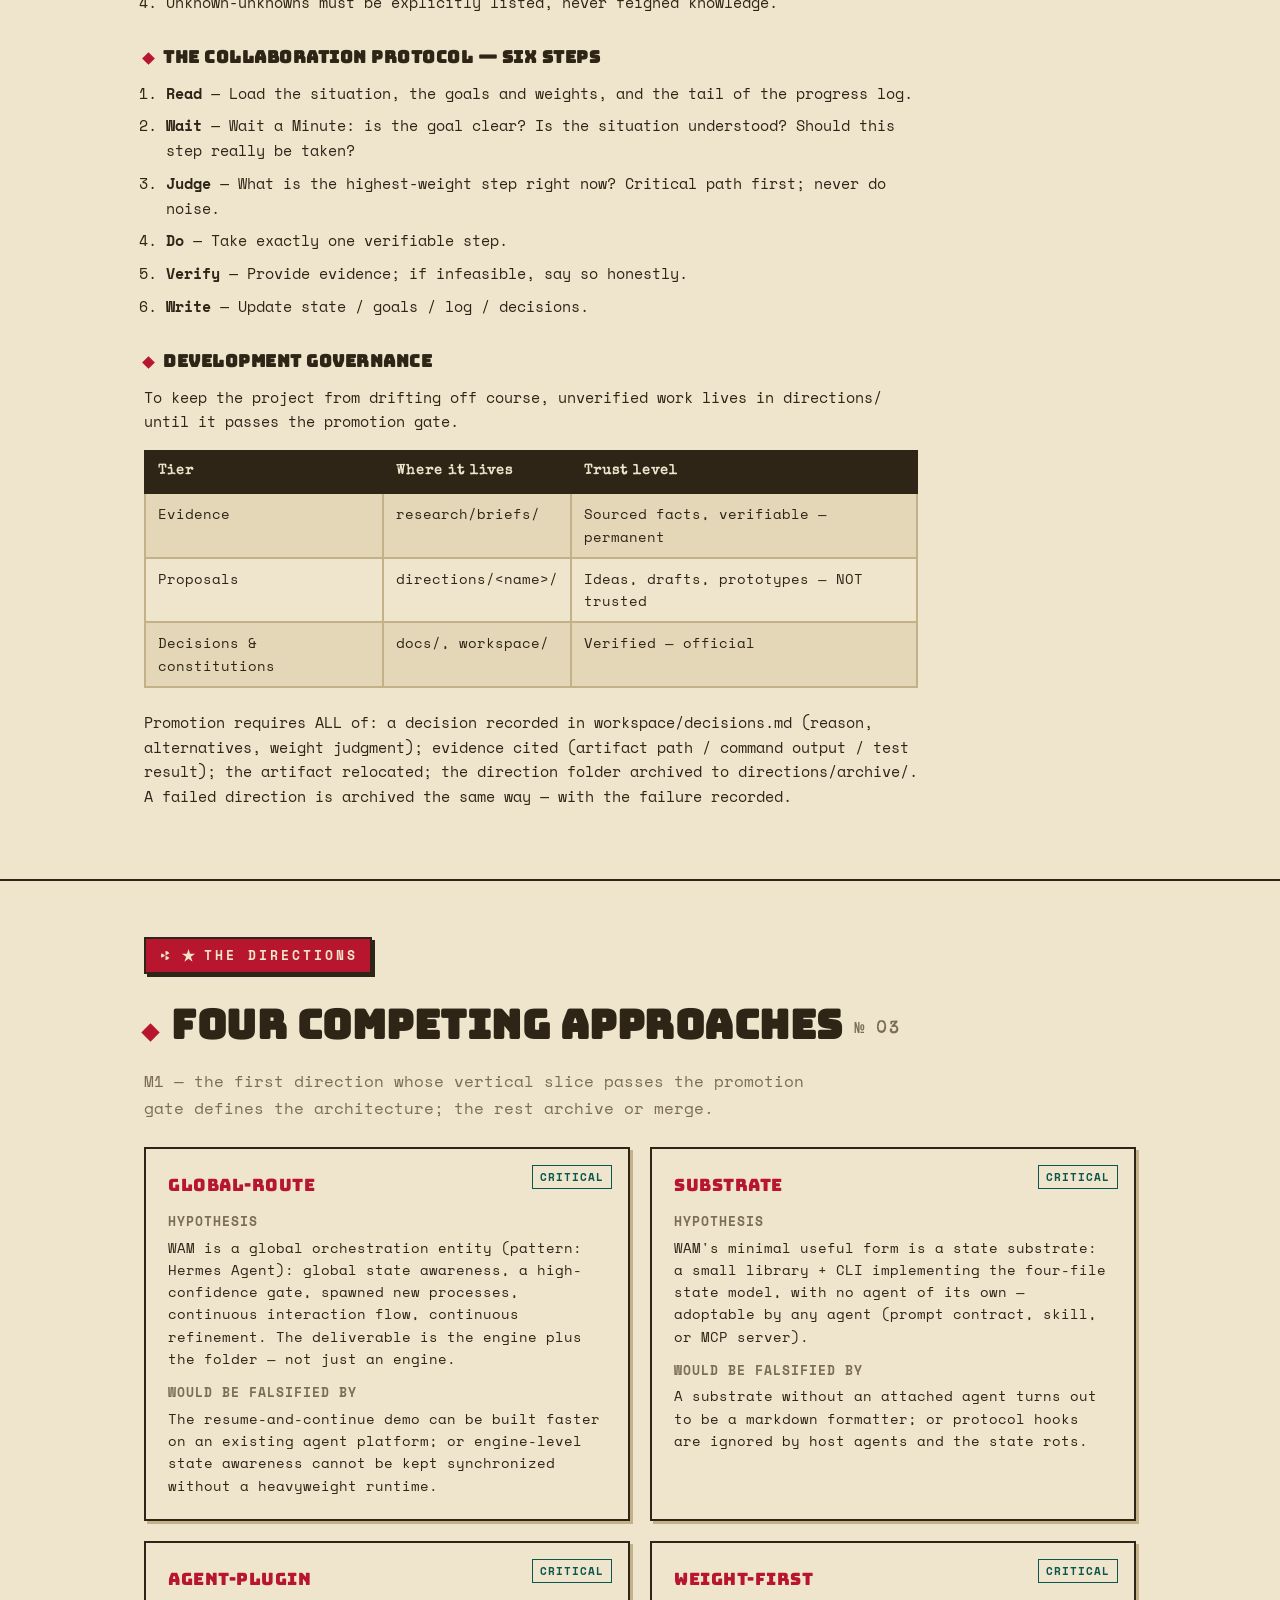
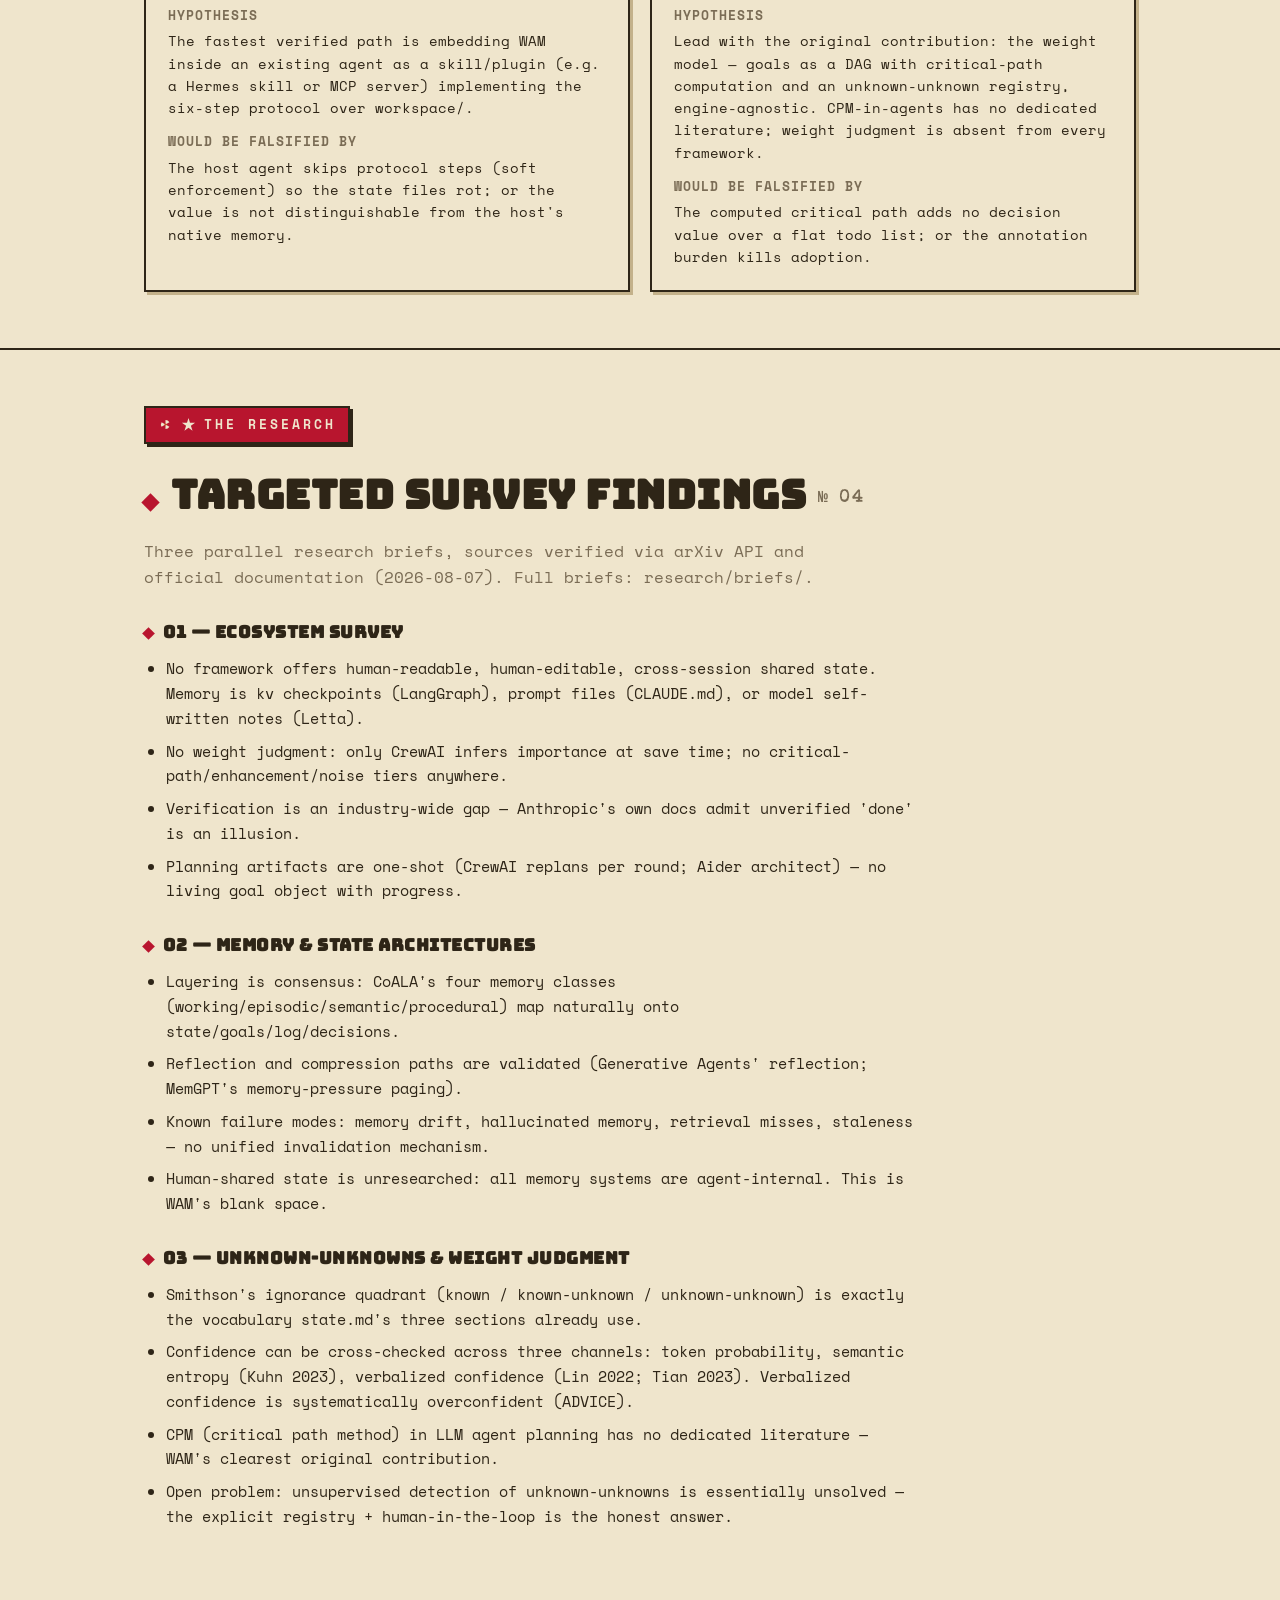
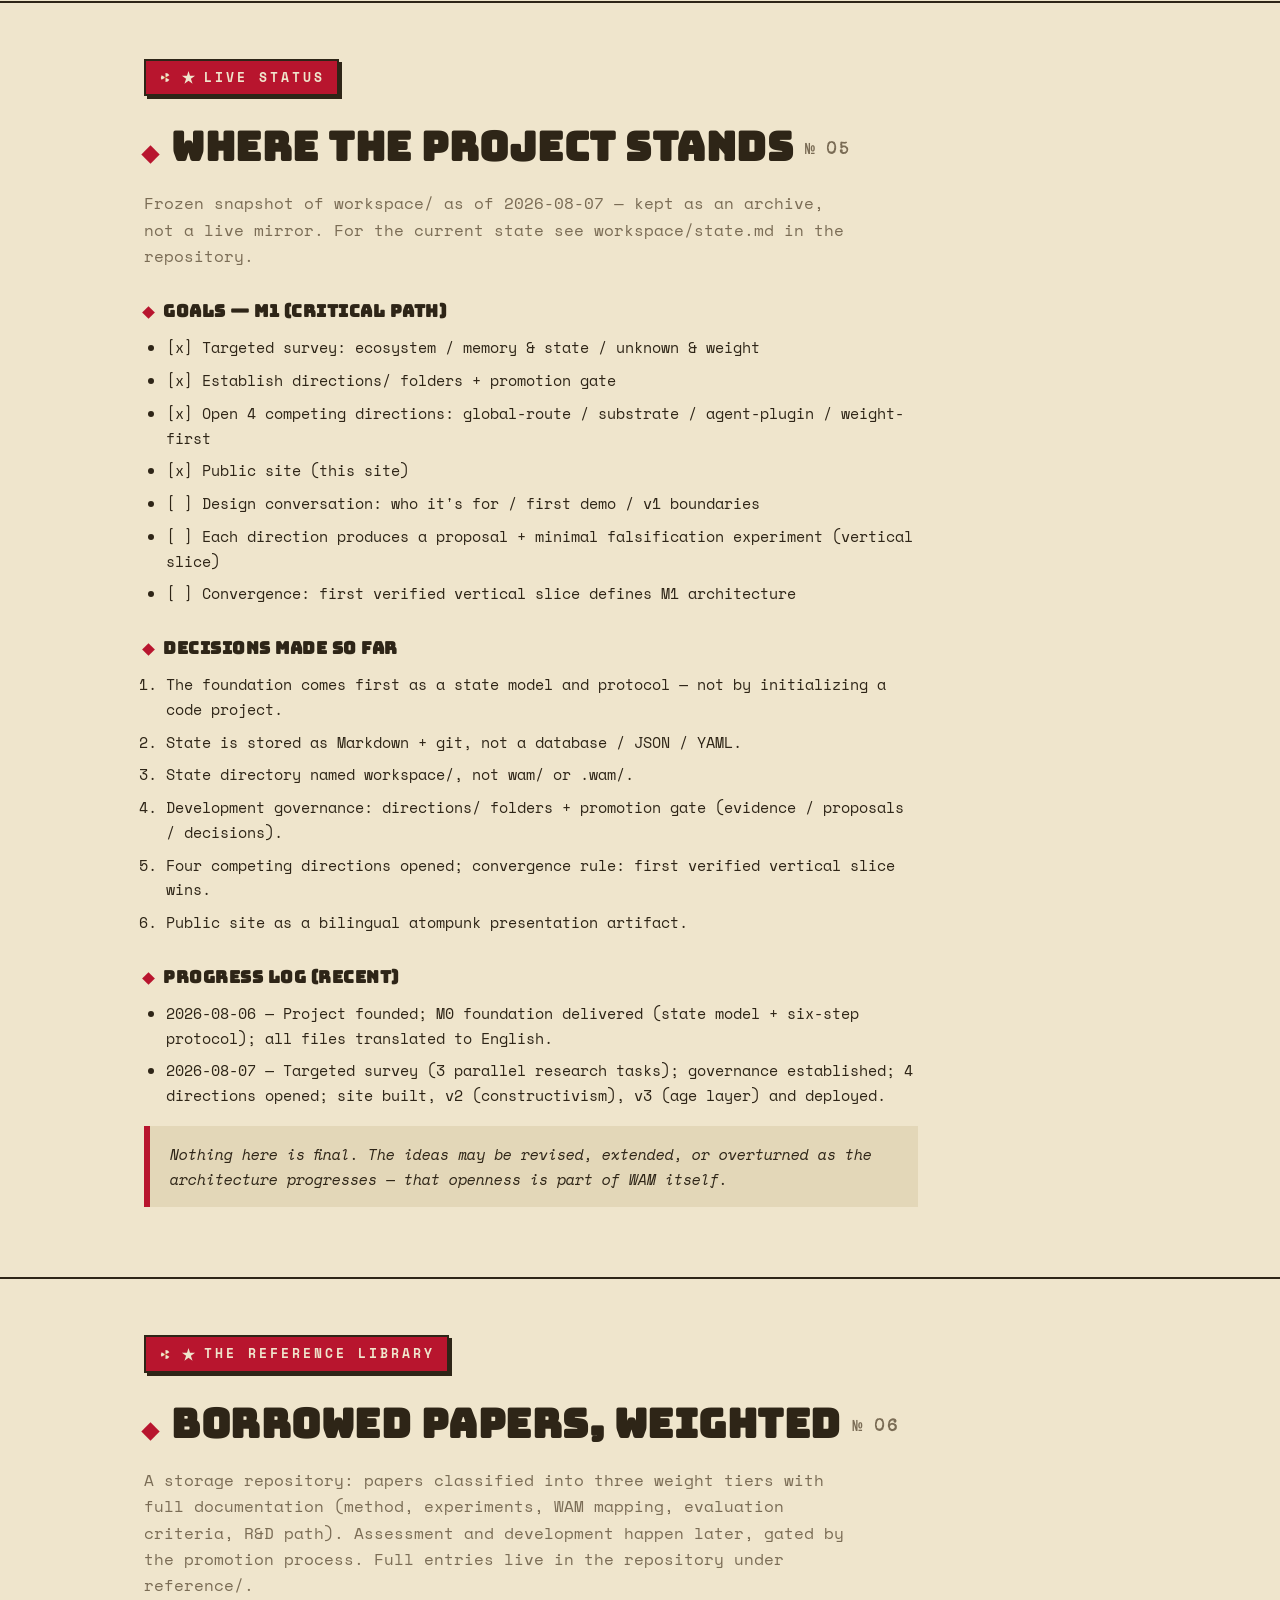
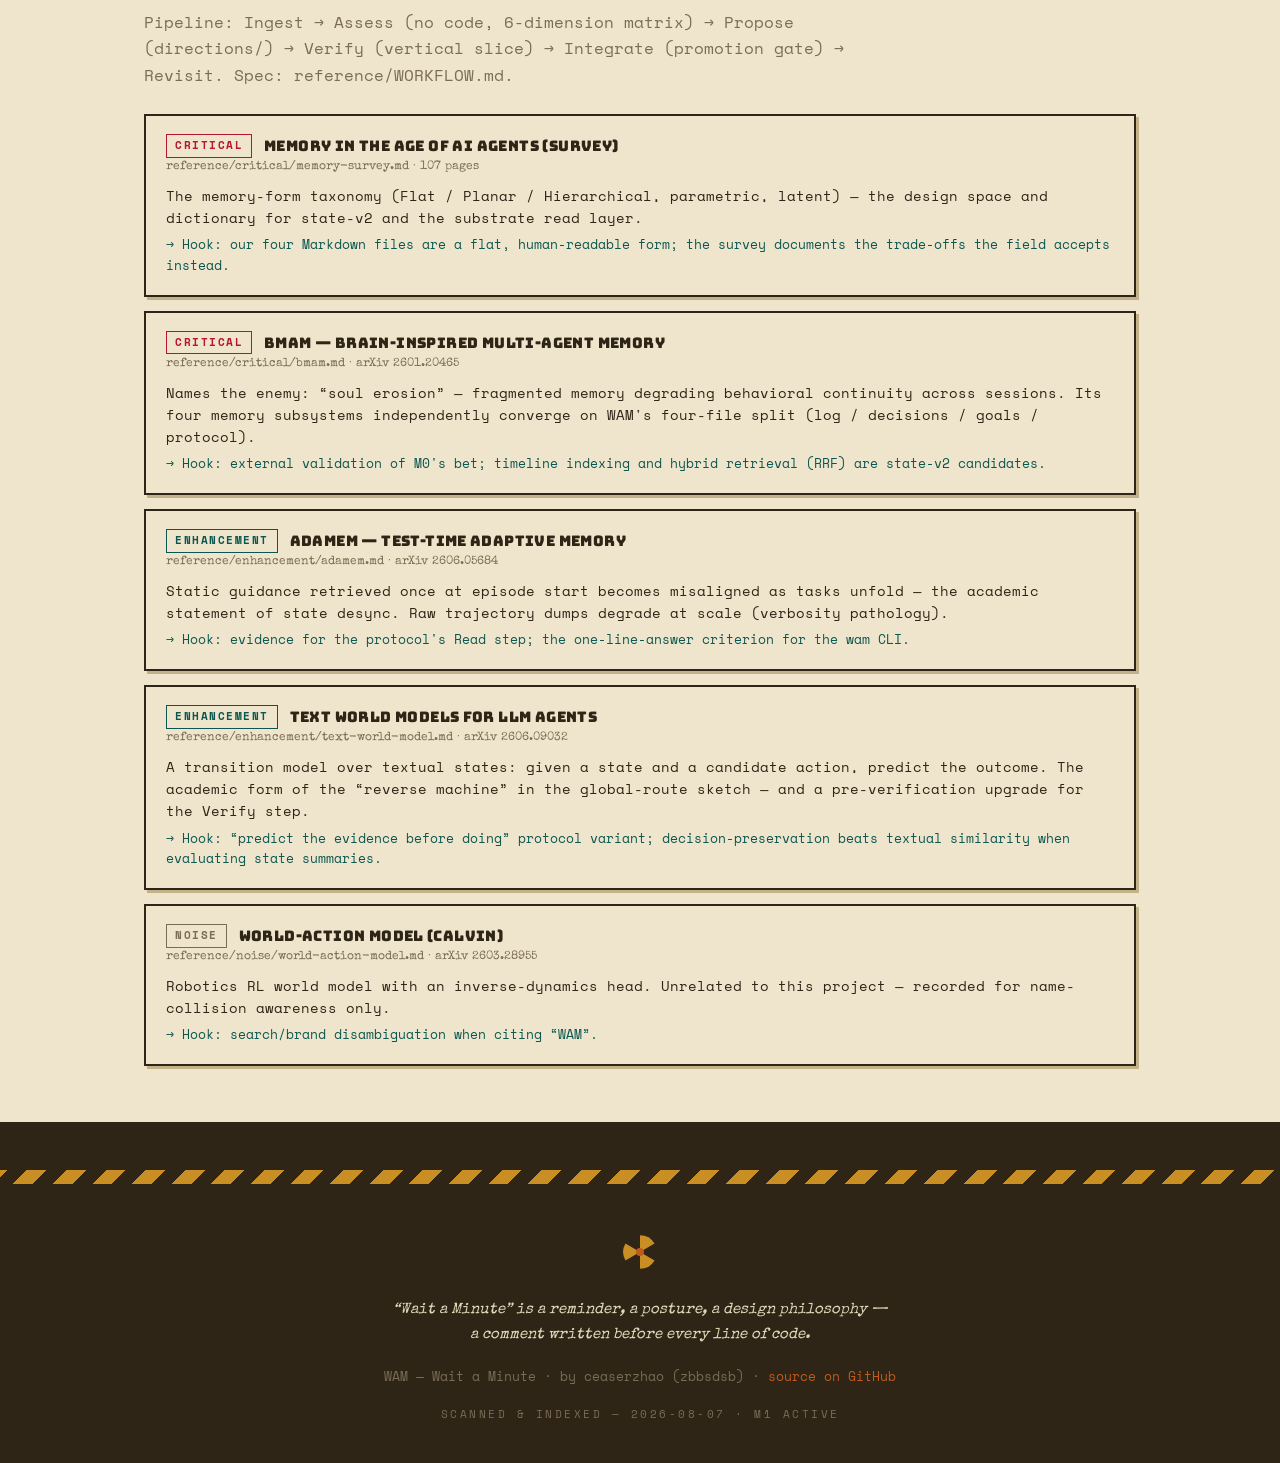
<file: site/details.html>
<!DOCTYPE html>
<html lang="en">
<head>
<meta charset="UTF-8">
<meta name="viewport" content="width=device-width, initial-scale=1.0">
<meta name="description" content="WAM — Wait a Minute. The archive: full philosophy, foundation protocol, competing directions, research, live project state.">
<title>WAM — Details 详情</title>
<link rel="preconnect" href="https://fonts.googleapis.com">
<link rel="preconnect" href="https://fonts.gstatic.com" crossorigin>
<link href="https://fonts.googleapis.com/css2?family=Bungee&family=Space+Mono:ital,wght@0,400;0,700;1,400&family=Special+Elite&display=swap" rel="stylesheet">
<link rel="stylesheet" href="style.css">
</head>
<body>

<div class="hazard"></div>

<header class="topbar">
  <div class="container topbar-inner">
    <a class="brand" href="index.html" aria-label="WAM home">
      <svg viewBox="0 0 100 100" aria-hidden="true">
        <g fill="currentColor">
          <path d="M50 50 L50 20 A30 30 0 0 1 75.98 35 Z"/>
          <path d="M50 50 L50 20 A30 30 0 0 1 75.98 35 Z" transform="rotate(120 50 50)"/>
          <path d="M50 50 L50 20 A30 30 0 0 1 75.98 35 Z" transform="rotate(240 50 50)"/>
        </g>
        <circle cx="50" cy="50" r="7" fill="var(--orange)"/>
      </svg>
      <span class="brand-name">WAM</span>
    </a>
    <div class="topbar-right">
      <div class="lang-toggle" role="group" aria-label="Language">
        <button id="lang-en" type="button" onclick="setLang('en')">EN</button>
        <button id="lang-zh" type="button" onclick="setLang('zh')">中文</button>
      </div>
      <a class="nav-link" href="index.html" data-en="MANIFESTO 宣言" data-zh="宣言 MANIFESTO">MANIFESTO 宣言</a>
      <a class="gh-link" href="https://github.com/zbbsdsb/WAM-Framework" target="_blank" rel="noopener" data-en="SOURCE ↗" data-zh="源码 ↗">SOURCE ↗</a>
    </div>
  </div>
</header>

<main>

  <!-- ============ ARCHIVE HERO ============ -->
  <section class="details-hero">
    <div class="giant" aria-hidden="true">档案</div>
    <div class="container">
      <span class="section-tag">
        <svg viewBox="0 0 100 100" aria-hidden="true"><g fill="currentColor"><path d="M50 50 L50 20 A30 30 0 0 1 75.98 35 Z"/><path d="M50 50 L50 20 A30 30 0 0 1 75.98 35 Z" transform="rotate(120 50 50)"/><path d="M50 50 L50 20 A30 30 0 0 1 75.98 35 Z" transform="rotate(240 50 50)"/></g><circle cx="50" cy="50" r="7" fill="var(--orange)"/></svg><svg class="star-ic" viewBox="0 0 100 100" aria-hidden="true"><polygon points="50,6 60,38 94,38 66,59 77,92 50,71 23,92 34,59 6,38 40,38" fill="currentColor"/></svg>
        <span data-en="THE ARCHIVE" data-zh="档案室">THE ARCHIVE</span>
      </span>
      <h1 data-en="Details" data-zh="详情">Details</h1>
      <p class="tagline" data-en="Everything behind the manifesto: the full philosophy, the foundation protocol, the competing directions, the research, and the live project state." data-zh="宣言背后的全部：完整哲学、地基协议、竞争中的方向、研究简报、项目实时状态。">Everything behind the manifesto: the full philosophy, the foundation protocol, the competing directions, the research, and the live project state.</p>
    </div>
  </section>
  <div class="hazard"></div>

  <!-- ============ 01 PHILOSOPHY ============ -->
  <section id="doc-philosophy" class="doc-section">
    <div class="container">
      <span class="section-tag">
        <svg viewBox="0 0 100 100" aria-hidden="true"><g fill="currentColor"><path d="M50 50 L50 20 A30 30 0 0 1 75.98 35 Z"/><path d="M50 50 L50 20 A30 30 0 0 1 75.98 35 Z" transform="rotate(120 50 50)"/><path d="M50 50 L50 20 A30 30 0 0 1 75.98 35 Z" transform="rotate(240 50 50)"/></g><circle cx="50" cy="50" r="7" fill="var(--orange)"/></svg><svg class="star-ic" viewBox="0 0 100 100" aria-hidden="true"><polygon points="50,6 60,38 94,38 66,59 77,92 50,71 23,92 34,59 6,38 40,38" fill="currentColor"/></svg>
        <span data-en="THE PHILOSOPHY" data-zh="哲学">THE PHILOSOPHY</span>
      </span>
      <h2 class="section-title" data-en="The full idea" data-zh="完整理念">The full idea</h2>
      <p class="section-sub" data-en="The complete text behind the manifesto — four structural defects, state desync, the 1% foundation, the sage and the doer, and the six response principles." data-zh="宣言背后的完整文本——四重结构性缺陷、状态不同步、1% 底座、智者与实干家、六条回应原则。">The complete text behind the manifesto — four structural defects, state desync, the 1% foundation, the sage and the doer, and the six response principles.</p>

      <div class="doc-body">
        <h3 data-en="The fourfold deficiency" data-zh="四重缺失">The fourfold deficiency</h3>
        <p data-en="Current agent frameworks answer almost entirely within the confines of the conversation. You ask in one paragraph, it answers in one paragraph — this looks like collaboration, but is essentially an infinite extension of question-and-answer. A true assistant should perceive what is known, what is unknown, and what is unknown-unknown." data-zh="当前智能体框架在回答时几乎只局限于对话内部。你用一段话问它，它用一段话回你——这看起来像协作，但本质上只是'一问一答'的无限延伸。真正的助手应该能感知到当前局面中哪些是已知的、哪些是未知的、哪些是未知的未知。">Current agent frameworks answer almost entirely within the confines of the conversation. You ask in one paragraph, it answers in one paragraph — this looks like collaboration, but is essentially an infinite extension of question-and-answer. A true assistant should perceive what is known, what is unknown, and what is unknown-unknown.</p>
        <ol>
          <li><strong data-en="Constructiveness" data-zh="建构性">Constructiveness</strong> — <span data-en="Answers remain at the level of reaction to a single conversation, lacking the ability to build toward a goal step by step. It does not construct; it merely responds." data-zh="回答停留在单次对话的反应层面，缺乏对目标的逐步构建能力。它不'建设'，它只是'回应'。">Answers remain at the level of reaction to a single conversation, lacking the ability to build toward a goal step by step. It does not construct; it merely responds.</span></li>
          <li><strong data-en="Continuity" data-zh="连续性">Continuity</strong> — <span data-en="Every conversation starts almost from zero. Once the rhythm is broken, follow-up work on complex projects basically collapses. Humans re-align through communication; AI seems unable to." data-zh="每次对话几乎从零开始。节奏被打乱后，复杂项目的后续推进基本直接泡汤。人类合作中可以通过沟通重新对齐，但 AI 似乎做不到这一点。">Every conversation starts almost from zero. Once the rhythm is broken, follow-up work on complex projects basically collapses. Humans re-align through communication; AI seems unable to.</span></li>
          <li><strong data-en="Verifiability" data-zh="真实可行性">Verifiability</strong> — <span data-en="Output sounds reasonable but does not hold up under scrutiny. Even a basic task like checking a paper struggles to guarantee accuracy, let alone converting unknown-unknowns into known-unknowns in complex design." data-zh="输出听起来合理，但经不起推敲。连'查论文'这种基础任务都难以保证准确，更不用说在设计复杂项目时把未知的未知转化为已知的未知。">Output sounds reasonable but does not hold up under scrutiny. Even a basic task like checking a paper struggles to guarantee accuracy, let alone converting unknown-unknowns into known-unknowns in complex design.</span></li>
          <li><strong data-en="Weight judgment" data-zh="对权重的判断">Weight judgment</strong> — <span data-en="AI cannot distinguish importance. Some tasks are on the critical path, some are nice-to-have, some are noise. The framework offers no cognitive tool for this — so the agent grasps at everything." data-zh="AI 无法区分重要程度的差别。有的任务在关键路径上，有的只是锦上添花，有的纯粹是噪音。框架没有提供'权重判断'这一认知操作的工具，于是它抓不住重点。">AI cannot distinguish importance. Some tasks are on the critical path, some are nice-to-have, some are noise. The framework offers no cognitive tool for this — so the agent grasps at everything.</span></li>
        </ol>

        <h3 data-en="State desync" data-zh="状态不同步">State desync</h3>
        <p data-en="In real collaboration, the states of human and AI are almost always out of sync. The user knows their context, the weight of their intentions, and the trade-offs behind every decision; the AI knows none of it. In human teams, misalignment is repaired by talking it out; in AI collaboration, one interruption is enough to invalidate the rest of the project. This is not a prompt-engineering problem — it is a structural defect at the framework level." data-zh="在真实协作中，人与 AI 的状态几乎总是不同步的。用户知道自己的上下文、意图的重量级、每一个决策背后的权衡；AI 什么都不知道。在人类合作中，即使不同步也可以通过沟通逐步扭转；但 AI 的节奏稍有干扰，复杂项目的后续对话就基本作废了。这不是提示工程能解决的问题，这是框架层面的结构性缺陷。">In real collaboration, the states of human and AI are almost always out of sync. The user knows their context, the weight of their intentions, and the trade-offs behind every decision; the AI knows none of it. In human teams, misalignment is repaired by talking it out; in AI collaboration, one interruption is enough to invalidate the rest of the project. This is not a prompt-engineering problem — it is a structural defect at the framework level.</p>

        <h3 data-en="The 1% foundation" data-zh="1% 底座">The 1% foundation</h3>
        <p data-en="We are not building a 100% shell. There are already too many all-capable frameworks that do nothing deeply. WAM builds only the bottom 1% of the foundation — and builds it solidly. The foundation is not a feature list; it is a fundamental answer to how an agent collaborates with a human: how state is synchronized, how goals are constructed, how progress continues, how uncertainty is managed." data-zh="我们不求搭建一个 100% 的空壳。那个看起来什么都能做、实际上什么都做不深的'全能框架'已经太多了。WAM 只做底座的 1%，但把这 1% 做扎实。这个底座不是功能列表，而是对'智能体如何与人类协作'这一问题的根本性回答：状态如何同步、目标如何构建、进展如何延续、不确定性如何管理。">We are not building a 100% shell. There are already too many all-capable frameworks that do nothing deeply. WAM builds only the bottom 1% of the foundation — and builds it solidly. The foundation is not a feature list; it is a fundamental answer to how an agent collaborates with a human: how state is synchronized, how goals are constructed, how progress continues, how uncertainty is managed.</p>

        <h3 data-en="The sage and the doer" data-zh="智者与实干家">The sage and the doer</h3>
        <p data-en="The architectural vision: a deepest sage with the hands of a pragmatic doer. The sage sees the whole situation, traverses all possibilities, knows when to be fast and when to be slow, senses the boundary between what we know and what we don't, and is sensitive to weight. The doer takes only verifiable steps, pushes when feasible and admits when not, focuses on the most important 1% and leaves continuable progress — never an empty promise. Whether one agent or many run beneath, the user faces a single, unified, constructive collaboration entity." data-zh="架构愿景：最深邃的智者，拥有一双实事求是的实干家的手。智者看到整个局面，遍历所有可能性，知道何时该快、何时该慢，感知已知与未知之间的边界，对权重保持敏感。实干家只做可验证的一步，可行就推进、不可行就承认，只聚焦当前最重要的 1%，每一步都留下可延续的进展——而不是一张空头支票。无论底层是几个智能体，呈现给用户的应该是一个统一的、全局的、建设性的协作实体。">The architectural vision: a deepest sage with the hands of a pragmatic doer. The sage sees the whole situation, traverses all possibilities, knows when to be fast and when to be slow, senses the boundary between what we know and what we don't, and is sensitive to weight. The doer takes only verifiable steps, pushes when feasible and admits when not, focuses on the most important 1% and leaves continuable progress — never an empty promise. Whether one agent or many run beneath, the user faces a single, unified, constructive collaboration entity.</p>

        <h3 data-en="Six response principles" data-zh="六条回应原则">Six response principles</h3>
        <ul>
          <li><strong data-en="Slow down to speed up." data-zh="慢下来，才能快起来。">Slow down to speed up.</strong> <span data-en="Establish the state first, then take the next step." data-zh="先搞清楚状态，再迈出下一步。">Establish the state first, then take the next step.</span></li>
          <li><strong data-en="No bluffing." data-zh="不糊弄。">No bluffing.</strong> <span data-en="Acknowledge real difficulty, then work through it together." data-zh="面对真正困难的问题，承认困难，然后和用户一起研究。">Acknowledge real difficulty, then work through it together.</span></li>
          <li><strong data-en="A directional 1%." data-zh="做有方向的 1%。">A directional 1%.</strong> <span data-en="Every step moves toward the goal, however small." data-zh="每一步都向目标靠近，即使步伐很小。">Every step moves toward the goal, however small.</span></li>
          <li><strong data-en="Weight-sensitive." data-zh="对权重敏感。">Weight-sensitive.</strong> <span data-en="Hold the critical path; ignore the noise." data-zh="抓住关键路径，忽略噪音，不做面面俱到的无用功。">Hold the critical path; ignore the noise.</span></li>
          <li><strong data-en="Pragmatic and honest." data-zh="实事求是。">Pragmatic and honest.</strong> <span data-en="Push when feasible, admit when not. Honesty beats perfection." data-zh="可行就推进，不可行就承认。诚实比完美更重要。">Push when feasible, admit when not. Honesty beats perfection.</span></li>
          <li><strong data-en="Stay in sync." data-zh="保持同步。">Stay in sync.</strong> <span data-en="Alignment is the framework's core duty." data-zh="让 AI 和用户的状态始终对齐，是框架的核心职责。">Alignment is the framework's core duty.</span></li>
        </ul>

        <p class="doc-quote" data-en="“Wait a Minute” is a reminder, a posture, a design philosophy — a comment written before every line of code. When the model tends to quickly generate a plausible-looking output, WAM says: wait. Do we really understand the situation? If not, don't rush to answer. Go figure it out first." data-zh="'Wait a Minute' 是一个提醒，一种姿态，一种设计哲学——写在每一行代码前面的注释。当模型倾向于快速生成一个看似合理的输出时，WAM 说：等等。我们真的理解当前局面吗？如果不理解，那就先别急着回答，先去弄清楚。">“Wait a Minute” is a reminder, a posture, a design philosophy — a comment written before every line of code. When the model tends to quickly generate a plausible-looking output, WAM says: wait. Do we really understand the situation? If not, don't rush to answer. Go figure it out first.</p>
      </div>
    </div>
  </section>

  <!-- ============ 02 FOUNDATION ============ -->
  <section id="doc-foundation" class="doc-section">
    <div class="container">
      <span class="section-tag">
        <svg viewBox="0 0 100 100" aria-hidden="true"><g fill="currentColor"><path d="M50 50 L50 20 A30 30 0 0 1 75.98 35 Z"/><path d="M50 50 L50 20 A30 30 0 0 1 75.98 35 Z" transform="rotate(120 50 50)"/><path d="M50 50 L50 20 A30 30 0 0 1 75.98 35 Z" transform="rotate(240 50 50)"/></g><circle cx="50" cy="50" r="7" fill="var(--orange)"/></svg><svg class="star-ic" viewBox="0 0 100 100" aria-hidden="true"><polygon points="50,6 60,38 94,38 66,59 77,92 50,71 23,92 34,59 6,38 40,38" fill="currentColor"/></svg>
        <span data-en="THE FOUNDATION" data-zh="地基">THE FOUNDATION</span>
      </span>
      <h2 class="section-title" data-en="State model & protocol" data-zh="状态模型与协议">State model &amp; protocol</h2>
      <p class="section-sub" data-en="The thesis: the foundation of WAM is not code, but the state shared between human and AI." data-zh="命题：WAM 的地基不是代码，而是人与 AI 共享的状态。">The thesis: the foundation of WAM is not code, but the state shared between human and AI.</p>

      <div class="doc-body">
        <h3 data-en="The state model — four files" data-zh="状态模型——四个文件">The state model — four files</h3>
        <p data-en="All collaboration state lives under workspace/, versioned as Markdown + git — both human and AI can read and write directly; every step can be diffed and rolled back." data-zh="所有协作状态放在仓库根目录的 workspace/ 下，Markdown + git 版本化——人和 AI 都能直接读写，每一步都可 diff、可回滚。">All collaboration state lives under workspace/, versioned as Markdown + git — both human and AI can read and write directly; every step can be diffed and rolled back.</p>
        <table class="doc-table">
          <tr><th data-en="File" data-zh="文件">File</th><th data-en="Question it answers" data-zh="回答的问题">Question it answers</th><th data-en="Deficiency" data-zh="对应的缺失">Deficiency</th></tr>
          <tr><td>workspace/state.md</td><td data-en="How is state synchronized? What is the current situation?" data-zh="状态如何同步？当前局面是什么？">How is state synchronized? What is the current situation?</td><td data-en="State desync" data-zh="状态不同步">State desync</td></tr>
          <tr><td>workspace/goals.md</td><td data-en="How are goals constructed? What matters?" data-zh="目标如何构建？什么重要？">How are goals constructed? What matters?</td><td data-en="Constructiveness + weight judgment" data-zh="建构性 + 权重判断">Constructiveness + weight judgment</td></tr>
          <tr><td>workspace/log.md</td><td data-en="How does progress continue?" data-zh="进展如何延续？">How does progress continue?</td><td data-en="Continuity" data-zh="连续性">Continuity</td></tr>
          <tr><td>workspace/decisions.md</td><td data-en="How are judgments recorded?" data-zh="判断如何留痕？">How are judgments recorded?</td><td data-en="Weight judgment + pragmatism" data-zh="权重判断 + 实事求是">Weight judgment + pragmatism</td></tr>
        </table>

        <h3 data-en="Hard rules" data-zh="硬规则">Hard rules</h3>
        <ol>
          <li data-en="Read state.md and goals.md at the start of every session; write log.md at the end — even one line." data-zh="会话开始先读 state.md 和 goals.md；会话结束必须写 log.md——哪怕一行。">Read state.md and goals.md at the start of every session; write log.md at the end — even one line.</li>
          <li data-en="Every 'done' must carry evidence: artifact path, command output, test result. No evidence = not done." data-zh="一切'完成'必须有证据：产物路径、命令输出、测试结果。没有证据 = 未完成。">Every “done” must carry evidence: artifact path, command output, test result. No evidence = not done.</li>
          <li data-en="Every goal carries one of three weight tiers: critical path / enhancement / noise. Noise is not elaborated, not scheduled." data-zh="目标必须有权重三档：关键路径 / 增强 / 噪音。噪音不展开、不排期。">Every goal carries one of three weight tiers: critical path / enhancement / noise. Noise is not elaborated, not scheduled.</li>
          <li data-en="Unknown-unknowns must be explicitly listed, never feigned knowledge." data-zh="未知的未知必须显式列出，不装作知道。">Unknown-unknowns must be explicitly listed, never feigned knowledge.</li>
        </ol>

        <h3 data-en="The collaboration protocol — six steps" data-zh="协作协议——六步">The collaboration protocol — six steps</h3>
        <ol>
          <li><strong data-en="Read" data-zh="读">Read</strong> — <span data-en="Load the situation, the goals and weights, and the tail of the progress log." data-zh="加载局面、目标与权重、进展流水尾部。">Load the situation, the goals and weights, and the tail of the progress log.</span></li>
          <li><strong data-en="Wait" data-zh="停">Wait</strong> — <span data-en="Wait a Minute: is the goal clear? Is the situation understood? Should this step really be taken?" data-zh="等一下：目标清楚吗？局面理解了吗？这一步真的该做吗？">Wait a Minute: is the goal clear? Is the situation understood? Should this step really be taken?</span></li>
          <li><strong data-en="Judge" data-zh="判">Judge</strong> — <span data-en="What is the highest-weight step right now? Critical path first; never do noise." data-zh="当前权重最高的一步是什么？关键路径优先，不做噪音。">What is the highest-weight step right now? Critical path first; never do noise.</span></li>
          <li><strong data-en="Do" data-zh="做">Do</strong> — <span data-en="Take exactly one verifiable step." data-zh="只做这一个可验证的步骤。">Take exactly one verifiable step.</span></li>
          <li><strong data-en="Verify" data-zh="验">Verify</strong> — <span data-en="Provide evidence; if infeasible, say so honestly." data-zh="给出证据；不可行就如实说不可行。">Provide evidence; if infeasible, say so honestly.</span></li>
          <li><strong data-en="Write" data-zh="写">Write</strong> — <span data-en="Update state / goals / log / decisions." data-zh="更新 state / goals / log / decisions。">Update state / goals / log / decisions.</span></li>
        </ol>

        <h3 data-en="Development governance" data-zh="开发治理">Development governance</h3>
        <p data-en="To keep the project from drifting off course, unverified work lives in directions/ until it passes the promotion gate." data-zh="为防止项目偏离方向，未验证的工作都待在 directions/，直到通过晋升门。">To keep the project from drifting off course, unverified work lives in directions/ until it passes the promotion gate.</p>
        <table class="doc-table">
          <tr><th data-en="Tier" data-zh="层级">Tier</th><th data-en="Where it lives" data-zh="位置">Where it lives</th><th data-en="Trust level" data-zh="信任度">Trust level</th></tr>
          <tr><td data-en="Evidence" data-zh="证据">Evidence</td><td>research/briefs/</td><td data-en="Sourced facts, verifiable — permanent" data-zh="有来源的事实，可溯源——永久保留">Sourced facts, verifiable — permanent</td></tr>
          <tr><td data-en="Proposals" data-zh="提案">Proposals</td><td>directions/&lt;name&gt;/</td><td data-en="Ideas, drafts, prototypes — NOT trusted" data-zh="想法、草稿、原型——不受信任">Ideas, drafts, prototypes — NOT trusted</td></tr>
          <tr><td data-en="Decisions & constitutions" data-zh="决策与宪法">Decisions &amp; constitutions</td><td>docs/, workspace/</td><td data-en="Verified — official" data-zh="已验证——正式">Verified — official</td></tr>
        </table>
        <p data-en="Promotion requires ALL of: a decision recorded in workspace/decisions.md (reason, alternatives, weight judgment); evidence cited (artifact path / command output / test result); the artifact relocated; the direction folder archived to directions/archive/. A failed direction is archived the same way — with the failure recorded." data-zh="晋升必须同时满足：workspace/decisions.md 记录了决策（理由 + 替代方案 + 权重判断）；有证据引用（产物路径 / 命令输出 / 测试结果）；产物搬到正式位置；方向文件夹归档到 directions/archive/。验证失败的方向同样归档——连同失败记录。">Promotion requires ALL of: a decision recorded in workspace/decisions.md (reason, alternatives, weight judgment); evidence cited (artifact path / command output / test result); the artifact relocated; the direction folder archived to directions/archive/. A failed direction is archived the same way — with the failure recorded.</p>
      </div>
    </div>
  </section>

  <!-- ============ 03 DIRECTIONS ============ -->
  <section id="doc-directions" class="doc-section">
    <div class="container">
      <span class="section-tag">
        <svg viewBox="0 0 100 100" aria-hidden="true"><g fill="currentColor"><path d="M50 50 L50 20 A30 30 0 0 1 75.98 35 Z"/><path d="M50 50 L50 20 A30 30 0 0 1 75.98 35 Z" transform="rotate(120 50 50)"/><path d="M50 50 L50 20 A30 30 0 0 1 75.98 35 Z" transform="rotate(240 50 50)"/></g><circle cx="50" cy="50" r="7" fill="var(--orange)"/></svg><svg class="star-ic" viewBox="0 0 100 100" aria-hidden="true"><polygon points="50,6 60,38 94,38 66,59 77,92 50,71 23,92 34,59 6,38 40,38" fill="currentColor"/></svg>
        <span data-en="THE DIRECTIONS" data-zh="方向">THE DIRECTIONS</span>
      </span>
      <h2 class="section-title" data-en="Four competing approaches" data-zh="四个竞争方案">Four competing approaches</h2>
      <p class="section-sub" data-en="M1 — the first direction whose vertical slice passes the promotion gate defines the architecture; the rest archive or merge." data-zh="M1——第一个通过晋升门（验证过的垂直切片）的方向定义架构，其余归档或合并。">M1 — the first direction whose vertical slice passes the promotion gate defines the architecture; the rest archive or merge.</p>

      <div class="dir-grid">
        <div class="dir-card">
          <span class="dir-name">global-route</span><span class="dir-weight">CRITICAL</span>
          <h4 data-en="Hypothesis" data-zh="假设">Hypothesis</h4>
          <p data-en="WAM is a global orchestration entity (pattern: Hermes Agent): global state awareness, a high-confidence gate, spawned new processes, continuous interaction flow, continuous refinement. The deliverable is the engine plus the folder — not just an engine." data-zh="WAM 是一个全局编排实体（模式参照：Hermes Agent）：全局状态感知、高置信度门、派生新进程、交互流延续、精益求精。交付物是引擎加文件夹——不只是引擎。">WAM is a global orchestration entity (pattern: Hermes Agent): global state awareness, a high-confidence gate, spawned new processes, continuous interaction flow, continuous refinement. The deliverable is the engine plus the folder — not just an engine.</p>
          <h4 data-en="Would be falsified by" data-zh="证伪条件">Would be falsified by</h4>
          <p data-en="The resume-and-continue demo can be built faster on an existing agent platform; or engine-level state awareness cannot be kept synchronized without a heavyweight runtime." data-zh="恢复-继续 demo 能在现有 agent 平台上更快做出；或引擎级状态感知无法在不成为重型运行时的前提下保持同步。">The resume-and-continue demo can be built faster on an existing agent platform; or engine-level state awareness cannot be kept synchronized without a heavyweight runtime.</p>
        </div>
        <div class="dir-card">
          <span class="dir-name">substrate</span><span class="dir-weight">CRITICAL</span>
          <h4 data-en="Hypothesis" data-zh="假设">Hypothesis</h4>
          <p data-en="WAM's minimal useful form is a state substrate: a small library + CLI implementing the four-file state model, with no agent of its own — adoptable by any agent (prompt contract, skill, or MCP server)." data-zh="WAM 的最小有用形态是状态基板：实现四文件状态模型的小库 + CLI，没有自主 agent——任何 agent 都能采纳（prompt 契约、skill 或 MCP server）。">WAM's minimal useful form is a state substrate: a small library + CLI implementing the four-file state model, with no agent of its own — adoptable by any agent (prompt contract, skill, or MCP server).</p>
          <h4 data-en="Would be falsified by" data-zh="证伪条件">Would be falsified by</h4>
          <p data-en="A substrate without an attached agent turns out to be a markdown formatter; or protocol hooks are ignored by host agents and the state rots." data-zh="没有 agent 附着的基板只是 markdown 格式化器；或宿主 agent 无视协议钩子，状态腐烂。">A substrate without an attached agent turns out to be a markdown formatter; or protocol hooks are ignored by host agents and the state rots.</p>
        </div>
        <div class="dir-card">
          <span class="dir-name">agent-plugin</span><span class="dir-weight">CRITICAL</span>
          <h4 data-en="Hypothesis" data-zh="假设">Hypothesis</h4>
          <p data-en="The fastest verified path is embedding WAM inside an existing agent as a skill/plugin (e.g. a Hermes skill or MCP server) implementing the six-step protocol over workspace/." data-zh="最快的验证路径是把 WAM 嵌入现有 agent（如 Hermes skill 或 MCP server）作为实现六步协议的技能/插件。">The fastest verified path is embedding WAM inside an existing agent as a skill/plugin (e.g. a Hermes skill or MCP server) implementing the six-step protocol over workspace/.</p>
          <h4 data-en="Would be falsified by" data-zh="证伪条件">Would be falsified by</h4>
          <p data-en="The host agent skips protocol steps (soft enforcement) so the state files rot; or the value is not distinguishable from the host's native memory." data-zh="宿主 agent 跳过协议步骤（软执行），状态文件腐烂；或价值与宿主原生记忆无法区分。">The host agent skips protocol steps (soft enforcement) so the state files rot; or the value is not distinguishable from the host's native memory.</p>
        </div>
        <div class="dir-card">
          <span class="dir-name">weight-first</span><span class="dir-weight">CRITICAL</span>
          <h4 data-en="Hypothesis" data-zh="假设">Hypothesis</h4>
          <p data-en="Lead with the original contribution: the weight model — goals as a DAG with critical-path computation and an unknown-unknown registry, engine-agnostic. CPM-in-agents has no dedicated literature; weight judgment is absent from every framework." data-zh="主打原创贡献：权重模型——目标 DAG + 关键路径计算 + 未知清单，引擎无关。关键路径法在 agent 领域没有专门文献；权重判断在所有框架中缺席。">Lead with the original contribution: the weight model — goals as a DAG with critical-path computation and an unknown-unknown registry, engine-agnostic. CPM-in-agents has no dedicated literature; weight judgment is absent from every framework.</p>
          <h4 data-en="Would be falsified by" data-zh="证伪条件">Would be falsified by</h4>
          <p data-en="The computed critical path adds no decision value over a flat todo list; or the annotation burden kills adoption." data-zh="算出的关键路径不比扁平 todo 更有决策价值；或标注负担杀死采用率。">The computed critical path adds no decision value over a flat todo list; or the annotation burden kills adoption.</p>
        </div>
      </div>
    </div>
  </section>

  <!-- ============ 04 RESEARCH ============ -->
  <section id="doc-research" class="doc-section">
    <div class="container">
      <span class="section-tag">
        <svg viewBox="0 0 100 100" aria-hidden="true"><g fill="currentColor"><path d="M50 50 L50 20 A30 30 0 0 1 75.98 35 Z"/><path d="M50 50 L50 20 A30 30 0 0 1 75.98 35 Z" transform="rotate(120 50 50)"/><path d="M50 50 L50 20 A30 30 0 0 1 75.98 35 Z" transform="rotate(240 50 50)"/></g><circle cx="50" cy="50" r="7" fill="var(--orange)"/></svg><svg class="star-ic" viewBox="0 0 100 100" aria-hidden="true"><polygon points="50,6 60,38 94,38 66,59 77,92 50,71 23,92 34,59 6,38 40,38" fill="currentColor"/></svg>
        <span data-en="THE RESEARCH" data-zh="研究">THE RESEARCH</span>
      </span>
      <h2 class="section-title" data-en="Targeted survey findings" data-zh="定向调研结论">Targeted survey findings</h2>
      <p class="section-sub" data-en="Three parallel research briefs, sources verified via arXiv API and official documentation (2026-08-07). Full briefs: research/briefs/." data-zh="三份并行研究简报，来源经 arXiv API 与官方文档核实（2026-08-07）。完整简报：research/briefs/。">Three parallel research briefs, sources verified via arXiv API and official documentation (2026-08-07). Full briefs: research/briefs/.</p>

      <div class="doc-body">
        <h3 data-en="01 — Ecosystem survey" data-zh="01 — 生态调研">01 — Ecosystem survey</h3>
        <ul>
          <li data-en="No framework offers human-readable, human-editable, cross-session shared state. Memory is kv checkpoints (LangGraph), prompt files (CLAUDE.md), or model self-written notes (Letta)." data-zh="没有任何框架提供人类可读、可编辑、跨会话的共享状态。记忆要么是 kv 检查点（LangGraph）、提示词文件（CLAUDE.md）、要么是模型自写笔记（Letta）。">No framework offers human-readable, human-editable, cross-session shared state. Memory is kv checkpoints (LangGraph), prompt files (CLAUDE.md), or model self-written notes (Letta).</li>
          <li data-en="No weight judgment: only CrewAI infers importance at save time; no critical-path/enhancement/noise tiers anywhere." data-zh="权重判断全缺席：只有 CrewAI 在保存时让 LLM 推断 importance；关键路径/增强/噪音分层无处可寻。">No weight judgment: only CrewAI infers importance at save time; no critical-path/enhancement/noise tiers anywhere.</li>
          <li data-en="Verification is an industry-wide gap — Anthropic's own docs admit unverified 'done' is an illusion." data-zh="验证是全行业缺口——Anthropic 官方文档也承认未验证的'完成'是假象。">Verification is an industry-wide gap — Anthropic's own docs admit unverified “done” is an illusion.</li>
          <li data-en="Planning artifacts are one-shot (CrewAI replans per round; Aider architect) — no living goal object with progress." data-zh="规划工件都是一次性的（CrewAI 每轮重规划；Aider architect）——没有带进度的活的目标对象。">Planning artifacts are one-shot (CrewAI replans per round; Aider architect) — no living goal object with progress.</li>
        </ul>

        <h3 data-en="02 — Memory & state architectures" data-zh="02 — 记忆与状态架构">02 — Memory &amp; state architectures</h3>
        <ul>
          <li data-en="Layering is consensus: CoALA's four memory classes (working/episodic/semantic/procedural) map naturally onto state/goals/log/decisions." data-zh="分层是共识：CoALA 的四类记忆（工作/情景/语义/程序性）自然映射到 state/goals/log/decisions。">Layering is consensus: CoALA's four memory classes (working/episodic/semantic/procedural) map naturally onto state/goals/log/decisions.</li>
          <li data-en="Reflection and compression paths are validated (Generative Agents' reflection; MemGPT's memory-pressure paging)." data-zh="反思与压缩路径已被验证（Generative Agents 的反思；MemGPT 的记忆压力分页）。">Reflection and compression paths are validated (Generative Agents' reflection; MemGPT's memory-pressure paging).</li>
          <li data-en="Known failure modes: memory drift, hallucinated memory, retrieval misses, staleness — no unified invalidation mechanism." data-zh="已知失效模式：记忆漂移、幻觉记忆、检索遗漏、陈旧性——没有统一的失效机制。">Known failure modes: memory drift, hallucinated memory, retrieval misses, staleness — no unified invalidation mechanism.</li>
          <li data-en="Human-shared state is unresearched: all memory systems are agent-internal. This is WAM's blank space." data-zh="人机共享状态无人研究：现有记忆系统全部面向智能体自身。这是 WAM 的空白空间。">Human-shared state is unresearched: all memory systems are agent-internal. This is WAM's blank space.</li>
        </ul>

        <h3 data-en="03 — Unknown-unknowns & weight judgment" data-zh="03 — 未知的未知与权重判断">03 — Unknown-unknowns &amp; weight judgment</h3>
        <ul>
          <li data-en="Smithson's ignorance quadrant (known / known-unknown / unknown-unknown) is exactly the vocabulary state.md's three sections already use." data-zh="Smithson 的无知四象限（已知 / 已知的未知 / 未知的未知）正是 state.md 三区已经在用的词汇。">Smithson's ignorance quadrant (known / known-unknown / unknown-unknown) is exactly the vocabulary state.md's three sections already use.</li>
          <li data-en="Confidence can be cross-checked across three channels: token probability, semantic entropy (Kuhn 2023), verbalized confidence (Lin 2022; Tian 2023). Verbalized confidence is systematically overconfident (ADVICE)." data-zh="置信度可三通道交叉校验：token 概率、语义熵（Kuhn 2023）、口头化置信度（Lin 2022; Tian 2023）。口头化置信度系统性过度自信（ADVICE）。">Confidence can be cross-checked across three channels: token probability, semantic entropy (Kuhn 2023), verbalized confidence (Lin 2022; Tian 2023). Verbalized confidence is systematically overconfident (ADVICE).</li>
          <li data-en="CPM (critical path method) in LLM agent planning has no dedicated literature — WAM's clearest original contribution." data-zh="关键路径法在 LLM agent 规划中没有专门文献——WAM 最干净的原创点。">CPM (critical path method) in LLM agent planning has no dedicated literature — WAM's clearest original contribution.</li>
          <li data-en="Open problem: unsupervised detection of unknown-unknowns is essentially unsolved — the explicit registry + human-in-the-loop is the honest answer." data-zh="开放问题：未知的未知的自动检测基本无解——显式清单 + 人在环中才是诚实的答案。">Open problem: unsupervised detection of unknown-unknowns is essentially unsolved — the explicit registry + human-in-the-loop is the honest answer.</li>
        </ul>
      </div>
    </div>
  </section>

  <!-- ============ 05 STATUS ============ -->
  <section id="doc-status" class="doc-section">
    <div class="container">
      <span class="section-tag">
        <svg viewBox="0 0 100 100" aria-hidden="true"><g fill="currentColor"><path d="M50 50 L50 20 A30 30 0 0 1 75.98 35 Z"/><path d="M50 50 L50 20 A30 30 0 0 1 75.98 35 Z" transform="rotate(120 50 50)"/><path d="M50 50 L50 20 A30 30 0 0 1 75.98 35 Z" transform="rotate(240 50 50)"/></g><circle cx="50" cy="50" r="7" fill="var(--orange)"/></svg><svg class="star-ic" viewBox="0 0 100 100" aria-hidden="true"><polygon points="50,6 60,38 94,38 66,59 77,92 50,71 23,92 34,59 6,38 40,38" fill="currentColor"/></svg>
        <span data-en="LIVE STATUS" data-zh="实时状态">LIVE STATUS</span>
      </span>
      <h2 class="section-title" data-en="Where the project stands" data-zh="项目现状">Where the project stands</h2>
      <p class="section-sub" data-en="Frozen snapshot of workspace/ as of 2026-08-07 — kept as an archive, not a live mirror. For the current state see workspace/state.md in the repository." data-zh="截至 2026-08-07 的 workspace/ 冻结快照——作为档案保留，不是实时镜像。当前状态见仓库内 workspace/state.md。">Frozen snapshot of workspace/ as of 2026-08-07 — kept as an archive, not a live mirror. For the current state see workspace/state.md in the repository.</p>

      <div class="doc-body">
        <h3 data-en="Goals — M1 (critical path)" data-zh="目标 — M1（关键路径）">Goals — M1 (critical path)</h3>
        <ul>
          <li>[x] <span data-en="Targeted survey: ecosystem / memory & state / unknown & weight" data-zh="定向调研：生态 / 记忆与状态 / 未知与权重">Targeted survey: ecosystem / memory &amp; state / unknown &amp; weight</span></li>
          <li>[x] <span data-en="Establish directions/ folders + promotion gate" data-zh="建立 directions/ 文件夹 + 晋升门">Establish directions/ folders + promotion gate</span></li>
          <li>[x] <span data-en="Open 4 competing directions: global-route / substrate / agent-plugin / weight-first" data-zh="开启 4 个竞争方向：global-route / substrate / agent-plugin / weight-first">Open 4 competing directions: global-route / substrate / agent-plugin / weight-first</span></li>
          <li>[x] <span data-en="Public site (this site)" data-zh="公开站点（本站）">Public site (this site)</span></li>
          <li>[ ] <span data-en="Design conversation: who it's for / first demo / v1 boundaries" data-zh="设计对话：给谁用 / 首个 demo / v1 边界">Design conversation: who it's for / first demo / v1 boundaries</span></li>
          <li>[ ] <span data-en="Each direction produces a proposal + minimal falsification experiment (vertical slice)" data-zh="每个方向产出提案 + 最小证伪实验（垂直切片）">Each direction produces a proposal + minimal falsification experiment (vertical slice)</span></li>
          <li>[ ] <span data-en="Convergence: first verified vertical slice defines M1 architecture" data-zh="收敛：第一个验证过的垂直切片定义 M1 架构">Convergence: first verified vertical slice defines M1 architecture</span></li>
        </ul>

        <h3 data-en="Decisions made so far" data-zh="至今的决策">Decisions made so far</h3>
        <ol>
          <li data-en="The foundation comes first as a state model and protocol — not by initializing a code project." data-zh="地基先做状态模型与协议——而不是先初始化代码工程。">The foundation comes first as a state model and protocol — not by initializing a code project.</li>
          <li data-en="State is stored as Markdown + git, not a database / JSON / YAML." data-zh="状态用 Markdown + git 存储，不用数据库 / JSON / YAML。">State is stored as Markdown + git, not a database / JSON / YAML.</li>
          <li data-en="State directory named workspace/, not wam/ or .wam/." data-zh="状态目录命名为 workspace/，不用 wam/ 或 .wam/。">State directory named workspace/, not wam/ or .wam/.</li>
          <li data-en="Development governance: directions/ folders + promotion gate (evidence / proposals / decisions)." data-zh="开发治理：directions/ 文件夹 + 晋升门（证据 / 提案 / 决策三层）。">Development governance: directions/ folders + promotion gate (evidence / proposals / decisions).</li>
          <li data-en="Four competing directions opened; convergence rule: first verified vertical slice wins." data-zh="开启四个竞争方向；收敛规则：第一个验证过的垂直切片胜出。">Four competing directions opened; convergence rule: first verified vertical slice wins.</li>
          <li data-en="Public site as a bilingual atompunk presentation artifact." data-zh="公开站点作为双语原子朋克展示物。">Public site as a bilingual atompunk presentation artifact.</li>
        </ol>

        <h3 data-en="Progress log (recent)" data-zh="进展流水（近期）">Progress log (recent)</h3>
        <ul>
          <li data-en="2026-08-06 — Project founded; M0 foundation delivered (state model + six-step protocol); all files translated to English." data-zh="2026-08-06 — 立项；M0 地基交付（状态模型 + 六步协议）；全部文件转英文。">2026-08-06 — Project founded; M0 foundation delivered (state model + six-step protocol); all files translated to English.</li>
          <li data-en="2026-08-07 — Targeted survey (3 parallel research tasks); governance established; 4 directions opened; site built, v2 (constructivism), v3 (age layer) and deployed." data-zh="2026-08-07 — 定向调研（3 个并行任务）；治理建立；4 个方向开启；站点 v1/v2（结构主义）/v3（做旧层）构建并部署。">2026-08-07 — Targeted survey (3 parallel research tasks); governance established; 4 directions opened; site built, v2 (constructivism), v3 (age layer) and deployed.</li>
        </ul>

        <p class="doc-quote" data-en="Nothing here is final. The ideas may be revised, extended, or overturned as the architecture progresses — that openness is part of WAM itself." data-zh="这里的一切都不是最终定义。随着架构推进，这些想法可能被修正、扩展甚至推翻——这种开放本身就是 WAM 的一部分。">Nothing here is final. The ideas may be revised, extended, or overturned as the architecture progresses — that openness is part of WAM itself.</p>
      </div>
    </div>
  </section>

  <!-- ============ 06 REFERENCE ============ -->
  <section id="doc-reference" class="doc-section">
    <div class="container">
      <span class="section-tag">
        <svg viewBox="0 0 100 100" aria-hidden="true"><g fill="currentColor"><path d="M50 50 L50 20 A30 30 0 0 1 75.98 35 Z"/><path d="M50 50 L50 20 A30 30 0 0 1 75.98 35 Z" transform="rotate(120 50 50)"/><path d="M50 50 L50 20 A30 30 0 0 1 75.98 35 Z" transform="rotate(240 50 50)"/></g><circle cx="50" cy="50" r="7" fill="var(--orange)"/></svg><svg class="star-ic" viewBox="0 0 100 100" aria-hidden="true"><polygon points="50,6 60,38 94,38 66,59 77,92 50,71 23,92 34,59 6,38 40,38" fill="currentColor"/></svg>
        <span data-en="THE REFERENCE LIBRARY" data-zh="借鉴库">THE REFERENCE LIBRARY</span>
      </span>
      <h2 class="section-title" data-en="Borrowed papers, weighted" data-zh="按权重分类的借鉴">Borrowed papers, weighted</h2>
      <p class="section-sub" data-en="A storage repository: papers classified into three weight tiers with full documentation (method, experiments, WAM mapping, evaluation criteria, R&D path). Assessment and development happen later, gated by the promotion process. Full entries live in the repository under reference/." data-zh="存储库定位：论文按三档权重分类，文档写足（方法、实验、与 WAM 的映射、评估标准、研发路线）。评估与研发后期进行，走正常的晋升门。完整条目在仓库 reference/ 下。">A storage repository: papers classified into three weight tiers with full documentation (method, experiments, WAM mapping, evaluation criteria, R&D path). Assessment and development happen later, gated by the promotion process. Full entries live in the repository under reference/.</p>
      <p class="section-sub" data-en="Pipeline: Ingest → Assess (no code, 6-dimension matrix) → Propose (directions/) → Verify (vertical slice) → Integrate (promotion gate) → Revisit. Spec: reference/WORKFLOW.md." data-zh="流程：入库 → 评估（不写代码，六维矩阵）→ 提案（directions/）→ 验证（垂直切片）→ 整合（晋升门）→ 回访。规范：reference/WORKFLOW.md。">Pipeline: Ingest → Assess (no code, 6-dimension matrix) → Propose (directions/) → Verify (vertical slice) → Integrate (promotion gate) → Revisit. Spec: reference/WORKFLOW.md.</p>

      <div class="ref-list">
        <div class="ref-card">
          <div class="ref-head"><span class="tier critical">CRITICAL</span><span class="ref-title" data-en="Memory in the Age of AI Agents (survey)" data-zh="AI 智能体时代的记忆（综述）">Memory in the Age of AI Agents (survey)</span></div>
          <div class="ref-file">reference/critical/memory-survey.md · 107 pages</div>
          <p data-en="The memory-form taxonomy (Flat / Planar / Hierarchical, parametric, latent) — the design space and dictionary for state-v2 and the substrate read layer." data-zh="记忆形态分类学（Flat / Planar / Hierarchical、参数化、潜在）——state-v2 与基板读取层的设计空间与字典。">The memory-form taxonomy (Flat / Planar / Hierarchical, parametric, latent) — the design space and dictionary for state-v2 and the substrate read layer.</p>
          <div class="ref-hook" data-en="→ Hook: our four Markdown files are a flat, human-readable form; the survey documents the trade-offs the field accepts instead." data-zh="→ 借鉴点：我们的四个 Markdown 文件是扁平的、人类可读的形态；综述记录了业界为此接受的权衡。">→ Hook: our four Markdown files are a flat, human-readable form; the survey documents the trade-offs the field accepts instead.</div>
        </div>

        <div class="ref-card">
          <div class="ref-head"><span class="tier critical">CRITICAL</span><span class="ref-title" data-en="BMAM — Brain-inspired Multi-Agent Memory" data-zh="BMAM — 脑启发多智能体记忆">BMAM — Brain-inspired Multi-Agent Memory</span></div>
          <div class="ref-file">reference/critical/bmam.md · arXiv 2601.20465</div>
          <p data-en="Names the enemy: “soul erosion” — fragmented memory degrading behavioral continuity across sessions. Its four memory subsystems independently converge on WAM's four-file split (log / decisions / goals / protocol)." data-zh="给敌人命名：“灵魂侵蚀”——碎片化记忆导致跨会话行为连续性退化。其四个记忆子系统独立收敛于 WAM 的四文件拆分（log / decisions / goals / protocol）。">Names the enemy: “soul erosion” — fragmented memory degrading behavioral continuity across sessions. Its four memory subsystems independently converge on WAM's four-file split (log / decisions / goals / protocol).</p>
          <div class="ref-hook" data-en="→ Hook: external validation of M0's bet; timeline indexing and hybrid retrieval (RRF) are state-v2 candidates." data-zh="→ 借鉴点：M0 赌注的外部验证；时间线索引与混合检索（RRF）是 state-v2 的候选。">→ Hook: external validation of M0's bet; timeline indexing and hybrid retrieval (RRF) are state-v2 candidates.</div>
        </div>

        <div class="ref-card">
          <div class="ref-head"><span class="tier enhancement">ENHANCEMENT</span><span class="ref-title" data-en="ADAMEM — Test-Time Adaptive Memory" data-zh="ADAMEM — 测试时自适应记忆">ADAMEM — Test-Time Adaptive Memory</span></div>
          <div class="ref-file">reference/enhancement/adamem.md · arXiv 2606.05684</div>
          <p data-en="Static guidance retrieved once at episode start becomes misaligned as tasks unfold — the academic statement of state desync. Raw trajectory dumps degrade at scale (verbosity pathology)." data-zh="只在 episode 开始时检索一次的静态指导会随任务展开而错位——状态不同步的学术表述。原始轨迹堆砌会随规模增大而退化（冗长病）。">Static guidance retrieved once at episode start becomes misaligned as tasks unfold — the academic statement of state desync. Raw trajectory dumps degrade at scale (verbosity pathology).</p>
          <div class="ref-hook" data-en="→ Hook: evidence for the protocol's Read step; the one-line-answer criterion for the wam CLI." data-zh="→ 借鉴点：协议“读”步骤的证据；wam CLI 的“一行答案”标准。">→ Hook: evidence for the protocol's Read step; the one-line-answer criterion for the wam CLI.</div>
        </div>

        <div class="ref-card">
          <div class="ref-head"><span class="tier enhancement">ENHANCEMENT</span><span class="ref-title" data-en="Text World Models for LLM Agents" data-zh="面向 LLM 智能体的文本世界模型">Text World Models for LLM Agents</span></div>
          <div class="ref-file">reference/enhancement/text-world-model.md · arXiv 2606.09032</div>
          <p data-en="A transition model over textual states: given a state and a candidate action, predict the outcome. The academic form of the “reverse machine” in the global-route sketch — and a pre-verification upgrade for the Verify step." data-zh="文本状态上的转移模型：给定状态与候选动作，预测结果。global-route 草图中“反向机”的学术形态——也是“验”步骤的前瞻式升级。">A transition model over textual states: given a state and a candidate action, predict the outcome. The academic form of the “reverse machine” in the global-route sketch — and a pre-verification upgrade for the Verify step.</p>
          <div class="ref-hook" data-en="→ Hook: “predict the evidence before doing” protocol variant; decision-preservation beats textual similarity when evaluating state summaries." data-zh="→ 借鉴点：“先预测证据再执行”的协议变体；评估状态摘要时，决策保持优于文本相似度。">→ Hook: “predict the evidence before doing” protocol variant; decision-preservation beats textual similarity when evaluating state summaries.</div>
        </div>

        <div class="ref-card">
          <div class="ref-head"><span class="tier noise">NOISE</span><span class="ref-title" data-en="World-Action Model (CALVIN)" data-zh="World-Action Model（CALVIN）">World-Action Model (CALVIN)</span></div>
          <div class="ref-file">reference/noise/world-action-model.md · arXiv 2603.28955</div>
          <p data-en="Robotics RL world model with an inverse-dynamics head. Unrelated to this project — recorded for name-collision awareness only." data-zh="带逆动力学头的机器人 RL 世界模型。与本项目无关——仅记录撞名注意事项。">Robotics RL world model with an inverse-dynamics head. Unrelated to this project — recorded for name-collision awareness only.</p>
          <div class="ref-hook" data-en="→ Hook: search/brand disambiguation when citing “WAM”." data-zh="→ 借鉴点：引用“WAM”时的检索/品牌消歧。">→ Hook: search/brand disambiguation when citing “WAM”.</div>
        </div>
      </div>
    </div>
  </section>

</main>

<footer>
  <div class="hazard" style="margin-bottom:40px;"></div>
  <div class="container footer-inner">
    <svg class="trefoil" viewBox="0 0 100 100" aria-hidden="true">
      <g fill="currentColor">
        <path d="M50 50 L50 20 A30 30 0 0 1 75.98 35 Z"/>
        <path d="M50 50 L50 20 A30 30 0 0 1 75.98 35 Z" transform="rotate(120 50 50)"/>
        <path d="M50 50 L50 20 A30 30 0 0 1 75.98 35 Z" transform="rotate(240 50 50)"/>
      </g>
      <circle cx="50" cy="50" r="7" fill="var(--orange)"/>
    </svg>
    <p class="footer-quote" data-en="“Wait a Minute” is a reminder, a posture, a design philosophy — a comment written before every line of code." data-zh="“Wait a Minute” 是一个提醒，一种姿态，一种设计哲学——写在每一行代码前面的注释。">“Wait a Minute” is a reminder, a posture, a design philosophy — a comment written before every line of code.</p>
    <p class="footer-meta">WAM — Wait a Minute · <span data-en="by" data-zh="作者">by</span> ceaserzhao (zbbsdsb) · <a href="https://github.com/zbbsdsb/WAM-Framework" target="_blank" rel="noopener" data-en="source on GitHub" data-zh="源码在 GitHub">source on GitHub</a></p>
    <p class="scan-note">SCANNED &amp; INDEXED — 2026-08-07 · M1 ACTIVE</p>
  </div>
</footer>

<script>
  var KEY = 'wam-lang';
  var lang = localStorage.getItem(KEY);
  if (!lang) lang = (navigator.language || 'en').toLowerCase().indexOf('zh') === 0 ? 'zh' : 'en';

  function applyLang(l) {
    document.documentElement.lang = l === 'zh' ? 'zh-CN' : 'en';
    document.querySelectorAll('[data-en]').forEach(function (el) {
      var t = el.getAttribute('data-' + l);
      if (t !== null) el.innerHTML = t;
    });
    document.title = l === 'zh' ? 'WAM — 详情' : 'WAM — Details';
    document.getElementById('lang-en').classList.toggle('active', l === 'en');
    document.getElementById('lang-zh').classList.toggle('active', l === 'zh');
    localStorage.setItem(KEY, l);
  }
  function setLang(l) { applyLang(l); }
  applyLang(lang);
</script>
</body>
</html>
</file>
<file: style.css>
:root{
    --paper:#EFE5CC; --paper-2:#E3D7B8; --ink:#2E2517; --muted:#7A6C55;
    --line:#C3B18A; --orange:#C25A1D; --teal:#0B5750; --amber:#C98F24; --red:#B8152E;
    --mono:'Space Mono','Noto Sans SC','Microsoft YaHei',monospace;
    --display:'Bungee','Noto Sans SC','Microsoft YaHei',sans-serif;
    --typewriter:'Special Elite','Space Mono','Noto Sans SC','Microsoft YaHei',monospace;
    --shadow:4px 4px 0 var(--ink);
  }
  *{margin:0;padding:0;box-sizing:border-box;}
  html{scroll-behavior:smooth;}
  body{background:var(--paper);color:var(--ink);font-family:var(--mono);line-height:1.65;font-size:16px;}
  ::selection{background:var(--orange);color:var(--paper);}

  /* ---------- age overlay: scanlines + grain + vignette + stains ---------- */
  body::before{content:"";position:fixed;inset:0;pointer-events:none;z-index:9998;
    background:repeating-linear-gradient(0deg, transparent 0 3px, rgba(46,37,23,.03) 3px 4px);}
  body::after{content:"";position:fixed;inset:0;pointer-events:none;z-index:9999;mix-blend-mode:multiply;opacity:.85;
    background-image:
      url("data:image/svg+xml;utf8,<svg xmlns='http://www.w3.org/2000/svg' width='240' height='240'><filter id='n'><feTurbulence type='fractalNoise' baseFrequency='0.9' numOctaves='2'/><feColorMatrix type='saturate' values='0'/><feComponentTransfer><feFuncA type='linear' slope='0.055'/></feComponentTransfer></filter><rect width='100%' height='100%' filter='url(%23n)'/></svg>"),
      radial-gradient(ellipse at center, transparent 55%, rgba(58,40,20,.14) 100%),
      radial-gradient(ellipse 340px 260px at 10% 20%, rgba(122,90,40,.10), transparent 60%),
      radial-gradient(ellipse 280px 220px at 90% 80%, rgba(100,70,30,.09), transparent 60%);}
  .container{max-width:1040px;margin:0 auto;padding:0 24px;}

  /* ---------- hazard stripes ---------- */
  .hazard{height:14px;background:repeating-linear-gradient(-45deg,var(--ink) 0 14px,var(--amber) 14px 28px);}

  /* ---------- top bar ---------- */
  .topbar{border-bottom:2px solid var(--ink);background:var(--paper);position:sticky;top:0;z-index:50;}
  .topbar-inner{display:flex;align-items:center;justify-content:space-between;gap:16px;padding:12px 0;}
  .brand{display:flex;align-items:center;gap:10px;text-decoration:none;color:var(--ink);}
  .brand svg{width:30px;height:30px;flex:none;}
  .brand-name{font-family:var(--display);font-size:22px;letter-spacing:1px;}
  .topbar-right{display:flex;align-items:center;gap:12px;}
  .lang-toggle{display:flex;border:2px solid var(--ink);background:var(--paper-2);}
  .lang-toggle button{font-family:var(--mono);font-weight:700;font-size:13px;padding:10px 14px;background:transparent;border:none;cursor:pointer;color:var(--muted);min-height:44px;}
  .lang-toggle button.active{background:var(--ink);color:var(--paper);}
  .gh-link{font-weight:700;font-size:13px;color:var(--ink);text-decoration:none;border:2px solid var(--ink);padding:10px 14px;min-height:44px;display:inline-flex;align-items:center;background:var(--paper);}
  .gh-link:hover{background:var(--orange);color:var(--paper);box-shadow:var(--shadow);transform:translate(-2px,-2px);}
  .nav-link{font-weight:700;font-size:13px;color:var(--ink);text-decoration:none;border:2px solid var(--ink);padding:10px 14px;min-height:44px;display:inline-flex;align-items:center;background:var(--paper-2);}
  .nav-link:hover{background:var(--ink);color:var(--paper);box-shadow:var(--shadow);transform:translate(-2px,-2px);}

  /* ---------- hero ---------- */
  .hero{position:relative;overflow:hidden;border-bottom:2px solid var(--ink);
    background-image:radial-gradient(var(--line) 1.2px, transparent 1.2px),
      repeating-conic-gradient(from 215deg at 100% 100%, rgba(200,16,46,.10) 0deg 4deg, transparent 4deg 17deg);background-size:22px 22px, auto;}
  .hero::after{content:"";position:absolute;left:0;right:0;bottom:0;height:22px;background:repeating-linear-gradient(-45deg,var(--red) 0 18px,var(--ink) 18px 36px);z-index:0;}
  .hero .ring{position:absolute;left:-170px;top:50%;width:560px;height:560px;transform:translateY(-50%);border:3px solid rgba(200,16,46,.22);border-radius:50%;pointer-events:none;z-index:0;}
  .hero .ring::after{content:"";position:absolute;inset:26px;border:2px dashed rgba(33,29,23,.15);border-radius:50%;}
  .hero .giant{position:absolute;right:-2vw;bottom:-8vw;font-family:var(--display);font-size:clamp(140px,28vw,340px);line-height:1;color:transparent;-webkit-text-stroke:2px rgba(33,29,23,.07);transform:skewX(-8deg);pointer-events:none;user-select:none;z-index:0;letter-spacing:2px;}
  .hero .hero-star{position:absolute;top:26px;right:6%;width:92px;height:92px;pointer-events:none;z-index:0;filter:drop-shadow(3px 3px 0 rgba(33,29,23,.28));}
  .hero-inner{position:relative;z-index:1;padding:72px 0 64px;display:grid;grid-template-columns:1.4fr 1fr;gap:40px;align-items:center;}
  .hero-kicker{display:inline-flex;align-items:center;gap:8px;font-size:13px;font-weight:700;letter-spacing:2px;color:var(--paper);background:var(--red);border:2px solid var(--ink);padding:6px 12px;margin-bottom:22px;box-shadow:3px 3px 0 var(--ink);}
  .hero-kicker svg{width:16px;height:16px;}
  .hero h1{font-family:var(--display);font-size:clamp(44px,7vw,84px);line-height:1.02;text-transform:uppercase;letter-spacing:1px;transform:skewX(-6deg);
    text-shadow:1.6px 1px 0 rgba(184,21,46,.16), -1.1px -0.6px 0 rgba(11,87,80,.13);}
  .hero h1 .dot{color:var(--orange);}
  .hero .tagline{margin-top:20px;font-size:17px;max-width:52ch;color:var(--ink);}
  .hero .cta{margin-top:30px;display:inline-flex;align-items:center;gap:10px;font-family:var(--mono);font-weight:700;font-size:15px;text-decoration:none;color:var(--paper);background:var(--ink);border:2px solid var(--ink);padding:14px 22px;box-shadow:var(--shadow);}
  .hero .cta:hover{background:var(--red);border-color:var(--red);transform:translate(-2px,-2px);box-shadow:6px 6px 0 var(--ink);}

  /* atom */
  .atom{justify-self:center;width:min(300px,70vw);aspect-ratio:1;position:relative;}
  .atom .nucleus{position:absolute;inset:0;margin:auto;width:26px;height:26px;border-radius:50%;background:var(--orange);box-shadow:0 0 0 6px rgba(232,80,30,.18);z-index:2;}
  .orbit-wrap{position:absolute;inset:0;}
  .orbit-wrap.a{transform:rotate(0deg);} .orbit-wrap.b{transform:rotate(60deg);} .orbit-wrap.c{transform:rotate(120deg);}
  .orbit{position:absolute;inset:0;width:100%;height:38%;top:31%;border:2px solid var(--teal);border-radius:50%;}
  .orbit::before{content:"";position:absolute;right:-7px;top:50%;width:13px;height:13px;border-radius:50%;background:var(--amber);transform:translateY(-50%);}
  .orbit-wrap.a .orbit{animation:spin 7s linear infinite;}
  .orbit-wrap.b .orbit{animation:spin 9s linear infinite reverse;}
  .orbit-wrap.c .orbit{animation:spin 11s linear infinite;}
  @keyframes spin{to{transform:rotate(360deg);}}
  @media (prefers-reduced-motion:reduce){.orbit{animation:none !important;}}

  /* ---------- sections ---------- */
  section{padding:64px 0;border-bottom:2px solid var(--ink);}
  .section-tag{display:inline-flex;align-items:center;gap:8px;font-size:13px;font-weight:700;letter-spacing:3px;color:var(--paper);background:var(--red);border:2px solid var(--ink);padding:6px 12px;box-shadow:3px 3px 0 var(--ink);}
  .section-tag svg{width:15px;height:15px;}
  .star-ic{width:15px;height:15px;flex:none;}
  footer .star-ic{display:none;}
  h2.section-title{font-family:var(--display);font-size:clamp(26px,3.6vw,40px);margin-top:18px;text-transform:uppercase;letter-spacing:.5px;}
  h2.section-title::before{content:"";display:inline-block;width:13px;height:13px;background:var(--red);margin-right:14px;transform:rotate(45deg);}
  h2.section-title::after{font-family:var(--typewriter);font-size:.42em;color:var(--muted);letter-spacing:3px;margin-left:12px;vertical-align:middle;}
  #problem h2::after{content:"№ 01";}
  #philosophy h2::after{content:"№ 02";}
  #principles h2::after{content:"№ 03";}
  #status h2::after{content:"№ 04";}
  #doc-philosophy h2::after{content:"№ 01";}
  #doc-foundation h2::after{content:"№ 02";}
  #doc-directions h2::after{content:"№ 03";}
  #doc-research h2::after{content:"№ 04";}
  #doc-status h2::after{content:"№ 05";}
  #doc-reference h2::after{content:"№ 06";}
  .section-sub{margin-top:10px;color:var(--muted);max-width:70ch;}

  /* ---------- defects ---------- */
  .defects{list-style:none;margin-top:36px;display:grid;gap:0;border:2px solid var(--ink);}
  .defects li{display:grid;grid-template-columns:84px 1fr;gap:20px;padding:26px 28px;border-bottom:2px solid var(--ink);background:var(--paper);}
  .defects li:last-child{border-bottom:none;}
  .defects li:nth-child(odd){background:var(--paper-2);}
  .defects .num{font-family:var(--display);font-size:34px;color:var(--red);line-height:1;}
  .defects h3{font-family:var(--display);font-size:20px;letter-spacing:.5px;margin-bottom:6px;text-transform:uppercase;}
  .defects p{color:var(--ink);}
  .defects .zh-sub{display:block;color:var(--muted);font-size:14px;}

  .callout{margin-top:36px;background:var(--ink);color:var(--paper);border-left:10px solid var(--red);padding:26px 30px;font-size:16.5px;box-shadow:var(--shadow);}
  .callout strong{color:var(--amber);}

  /* ---------- philosophy ---------- */
  .philosophy-grid{display:grid;grid-template-columns:1fr 1fr;gap:26px;margin-top:36px;}
  .panel{border:2px solid var(--ink);padding:28px;position:relative;background:var(--paper);}
  .panel.sage{border-top:10px solid var(--teal);}
  .panel.doer{border-top:10px solid var(--orange);}
  .panel .role{font-size:13px;font-weight:700;letter-spacing:3px;margin-bottom:14px;}
  .panel.sage .role{color:var(--teal);}
  .panel.doer .role{color:var(--orange);}
  .panel h3{font-family:var(--display);font-size:24px;text-transform:uppercase;margin-bottom:10px;}
  .panel p{font-size:15.5px;}
  .panel .zh-sub{display:block;color:var(--muted);font-size:14px;margin-top:8px;}

  .one-pct{margin-top:40px;display:grid;grid-template-columns:auto 1fr;gap:30px;align-items:center;border:2px dashed var(--ink);padding:30px 34px;background:var(--paper-2);position:relative;overflow:hidden;}
  .one-pct::before{content:"";position:absolute;inset:0;background:repeating-conic-gradient(from 0deg, rgba(184,21,46,.07) 0deg 6deg, transparent 6deg 22deg);pointer-events:none;}
  .one-pct::after{content:"";position:absolute;left:16px;top:12px;width:10px;height:10px;border-radius:50%;background:radial-gradient(circle at 35% 35%, rgba(46,37,23,.4), rgba(46,37,23,.1) 65%, transparent);box-shadow:26px 0 0 0 rgba(46,37,23,.16);}
  .one-pct .big{font-family:var(--display);font-size:clamp(64px,9vw,110px);line-height:.9;color:var(--orange);-webkit-text-stroke:2px var(--ink);}
  .one-pct .text{font-size:16.5px;}
  .one-pct .text strong{display:block;font-size:19px;margin-bottom:6px;}
  .starburst{position:absolute;top:-26px;right:28px;width:52px;height:52px;color:var(--amber);}

  /* ---------- principles ---------- */
  .principles{list-style:none;margin-top:36px;display:grid;grid-template-columns:1fr 1fr;gap:18px;}
  .principles li{border:2px solid var(--ink);background:var(--paper);padding:20px 22px;display:flex;gap:16px;box-shadow:3px 3px 0 var(--line);}
  .principles .idx{font-family:var(--display);font-size:22px;color:var(--red);flex:none;}
  .principles h3{font-size:15px;font-weight:700;text-transform:uppercase;letter-spacing:.5px;}
  .principles p{font-size:14px;color:var(--muted);margin-top:4px;}
  .principles .zh-sub{display:block;}

  /* ---------- status ---------- */
  .status-block{border:2px solid var(--ink);background:var(--ink);color:var(--paper);margin-top:36px;box-shadow:var(--shadow);}
  .status-head{display:flex;align-items:center;justify-content:space-between;gap:12px;padding:16px 22px;border-bottom:2px solid var(--paper-2);}
  .status-head .led{width:12px;height:12px;border-radius:50%;background:var(--amber);box-shadow:0 0 10px var(--amber);animation:blink 1.6s steps(2) infinite;}
  @keyframes blink{50%{opacity:.25;}}
  .status-head .st{font-weight:700;letter-spacing:2px;font-size:14px;}
  .status-body{padding:8px 0;}
  .dir-row{display:grid;grid-template-columns:150px 1fr auto;gap:16px;align-items:baseline;padding:14px 22px;border-bottom:1px solid var(--paper-2);}
  .dir-row:last-child{border-bottom:none;}
  .dir-row .name{font-family:var(--display);font-size:15px;color:var(--amber);}
  .dir-row .desc{font-size:14px;color:var(--paper);}
  .dir-row .w{font-size:12px;font-weight:700;letter-spacing:1px;color:var(--teal);border:1px solid var(--teal);padding:3px 8px;white-space:nowrap;}
  .status-foot{padding:14px 22px;font-size:14px;border-top:1px solid var(--paper-2);color:var(--paper);}

  /* ---------- stamps (age marks) ---------- */
  .stamp-circ{width:132px;height:132px;margin-top:34px;color:var(--red);opacity:.82;transform:rotate(-9deg);mix-blend-mode:multiply;filter:blur(.3px);}
  .stamp-sq{position:absolute;right:20px;bottom:14px;width:150px;color:var(--red);opacity:.72;transform:rotate(4deg);mix-blend-mode:multiply;z-index:2;filter:blur(.3px);}
  .stamp text{font-family:var(--mono);}

  /* ---------- footer ---------- */
  footer{padding:48px 0 0;background:var(--ink);color:var(--paper);}
  .footer-inner{display:flex;flex-direction:column;gap:18px;align-items:center;text-align:center;padding-bottom:40px;}
  .footer-inner .trefoil{width:56px;height:56px;color:var(--amber);}
  .footer-quote{font-size:15px;font-style:italic;color:var(--paper-2);max-width:56ch;font-family:var(--typewriter);}
  .footer-meta{font-size:13px;color:var(--muted);}
  .footer-meta a{color:var(--orange);text-decoration:none;}
  .footer-meta a:hover{text-decoration:underline;}
  .scan-note{font-size:11px;letter-spacing:2.5px;color:var(--muted);}

  /* ---------- responsive ---------- */
  @media (max-width:840px){
    .hero-inner{grid-template-columns:1fr;padding:48px 0;}
    .atom{order:-1;width:min(240px,60vw);}
    .hero .ring{display:none;}
    .hero .hero-star{width:54px;height:54px;top:12px;right:4%;}
    .stamp-circ{width:104px;height:104px;margin-top:24px;}
    .stamp-sq{width:118px;right:12px;bottom:10px;}
    .philosophy-grid{grid-template-columns:1fr;}
    .principles{grid-template-columns:1fr;}
    .dir-row{grid-template-columns:1fr;gap:4px;}
    .defects li{grid-template-columns:1fr;gap:10px;padding:20px;}
    .one-pct{grid-template-columns:1fr;gap:12px;}
  }
  @media (max-width:560px){
    .gh-link{display:none;}
    .nav-link,.lang-toggle button{padding:8px 10px;font-size:12px;}
  }

/* ============ details page (档案室) ============ */
.details-hero{padding:56px 0 44px;border-bottom:2px solid var(--ink);
  background-image:radial-gradient(var(--line) 1.2px, transparent 1.2px);background-size:22px 22px;position:relative;overflow:hidden;}
.details-hero .giant{position:absolute;right:-2vw;bottom:-6vw;font-family:var(--display);font-size:clamp(110px,22vw,260px);line-height:1;color:transparent;-webkit-text-stroke:2px rgba(46,37,23,.07);transform:skewX(-8deg);pointer-events:none;user-select:none;letter-spacing:2px;}
.details-hero h1{font-family:var(--display);font-size:clamp(30px,4.5vw,52px);text-transform:uppercase;letter-spacing:1px;position:relative;}
.details-hero h1::after{content:"№ 00";font-family:var(--typewriter);font-size:.4em;color:var(--muted);letter-spacing:3px;margin-left:14px;vertical-align:middle;}
.details-hero .tagline{margin-top:12px;color:var(--muted);max-width:72ch;font-size:15px;}
.doc-section{padding:56px 0;border-bottom:2px solid var(--ink);}
.doc-section:last-of-type{border-bottom:none;}
.doc-body{margin-top:24px;max-width:86ch;font-size:15px;}
.doc-body p{margin-bottom:14px;}
.doc-body strong{color:var(--ink);}
.doc-body em{color:var(--muted);}
.doc-body ol,.doc-body ul{margin:0 0 16px 22px;}
.doc-body li{margin-bottom:8px;}
.doc-body h3{font-family:var(--display);font-size:17px;text-transform:uppercase;letter-spacing:.5px;margin:28px 0 10px;}
.doc-body h3::before{content:"";display:inline-block;width:9px;height:9px;background:var(--red);margin-right:10px;transform:rotate(45deg);}
.doc-table{width:100%;border-collapse:collapse;margin:16px 0 22px;font-size:13.5px;}
.doc-table th{font-family:var(--typewriter);text-align:left;letter-spacing:1px;background:var(--ink);color:var(--paper);padding:9px 12px;border:2px solid var(--ink);}
.doc-table td{padding:9px 12px;border:2px solid var(--line);vertical-align:top;}
.doc-table tr:nth-child(even) td{background:var(--paper-2);}
.doc-quote{margin:18px 0;padding:16px 20px;border-left:6px solid var(--red);background:var(--paper-2);font-style:italic;color:var(--ink);}
.doc-code{display:block;font-family:var(--mono);font-size:12.5px;background:var(--ink);color:var(--paper);padding:14px 16px;margin:14px 0;overflow-x:auto;white-space:pre;line-height:1.55;}
.dir-grid{display:grid;grid-template-columns:1fr 1fr;gap:20px;margin-top:26px;}
.dir-card{border:2px solid var(--ink);background:var(--paper);padding:22px;position:relative;box-shadow:3px 3px 0 var(--line);}
.dir-card .dir-name{font-family:var(--display);font-size:17px;color:var(--red);text-transform:uppercase;letter-spacing:.5px;}
.dir-card .dir-weight{position:absolute;top:16px;right:16px;font-size:11px;font-weight:700;letter-spacing:1px;color:var(--teal);border:1px solid var(--teal);padding:2px 7px;}
.dir-card h4{font-size:13px;font-weight:700;margin:12px 0 4px;letter-spacing:1px;text-transform:uppercase;color:var(--muted);}
.dir-card p{font-size:13.5px;}
.stamp-mini{width:74px;height:74px;color:var(--red);opacity:.75;transform:rotate(-7deg);mix-blend-mode:multiply;filter:blur(.3px);flex:none;}
@media (max-width:840px){
  .dir-grid{grid-template-columns:1fr;}
  .doc-table{font-size:12px;}
}

/* ============ reference tier badges + cards (details page) ============ */
.tier{display:inline-block;font-size:10.5px;font-weight:700;letter-spacing:1.5px;padding:2px 8px;border:1.5px solid;text-transform:uppercase;white-space:nowrap;}
.tier.critical{color:var(--red);border-color:var(--red);}
.tier.enhancement{color:var(--teal);border-color:var(--teal);}
.tier.noise{color:var(--muted);border-color:var(--muted);}
.ref-list{display:grid;gap:14px;margin-top:26px;}
.ref-card{border:2px solid var(--ink);background:var(--paper);padding:18px 20px;box-shadow:3px 3px 0 var(--line);}
.ref-head{display:flex;align-items:center;gap:12px;flex-wrap:wrap;}
.ref-title{font-family:var(--display);font-size:14.5px;text-transform:uppercase;letter-spacing:.4px;}
.ref-file{font-size:11.5px;color:var(--muted);font-family:var(--typewriter);}
.ref-card p{font-size:13.5px;margin-top:8px;}
.ref-hook{margin-top:6px;font-size:12.5px;color:var(--teal);}
</file>
<file: site/style.css>
:root{
    --paper:#EFE5CC; --paper-2:#E3D7B8; --ink:#2E2517; --muted:#7A6C55;
    --line:#C3B18A; --orange:#C25A1D; --teal:#0B5750; --amber:#C98F24; --red:#B8152E;
    --mono:'Space Mono','Noto Sans SC','Microsoft YaHei',monospace;
    --display:'Bungee','Noto Sans SC','Microsoft YaHei',sans-serif;
    --typewriter:'Special Elite','Space Mono','Noto Sans SC','Microsoft YaHei',monospace;
    --shadow:4px 4px 0 var(--ink);
  }
  *{margin:0;padding:0;box-sizing:border-box;}
  html{scroll-behavior:smooth;}
  body{background:var(--paper);color:var(--ink);font-family:var(--mono);line-height:1.65;font-size:16px;}
  ::selection{background:var(--orange);color:var(--paper);}

  /* ---------- age overlay: scanlines + grain + vignette + stains ---------- */
  body::before{content:"";position:fixed;inset:0;pointer-events:none;z-index:9998;
    background:repeating-linear-gradient(0deg, transparent 0 3px, rgba(46,37,23,.03) 3px 4px);}
  body::after{content:"";position:fixed;inset:0;pointer-events:none;z-index:9999;mix-blend-mode:multiply;opacity:.85;
    background-image:
      url("data:image/svg+xml;utf8,<svg xmlns='http://www.w3.org/2000/svg' width='240' height='240'><filter id='n'><feTurbulence type='fractalNoise' baseFrequency='0.9' numOctaves='2'/><feColorMatrix type='saturate' values='0'/><feComponentTransfer><feFuncA type='linear' slope='0.055'/></feComponentTransfer></filter><rect width='100%' height='100%' filter='url(%23n)'/></svg>"),
      radial-gradient(ellipse at center, transparent 55%, rgba(58,40,20,.14) 100%),
      radial-gradient(ellipse 340px 260px at 10% 20%, rgba(122,90,40,.10), transparent 60%),
      radial-gradient(ellipse 280px 220px at 90% 80%, rgba(100,70,30,.09), transparent 60%);}
  .container{max-width:1040px;margin:0 auto;padding:0 24px;}

  /* ---------- hazard stripes ---------- */
  .hazard{height:14px;background:repeating-linear-gradient(-45deg,var(--ink) 0 14px,var(--amber) 14px 28px);}

  /* ---------- top bar ---------- */
  .topbar{border-bottom:2px solid var(--ink);background:var(--paper);position:sticky;top:0;z-index:50;}
  .topbar-inner{display:flex;align-items:center;justify-content:space-between;gap:16px;padding:12px 0;}
  .brand{display:flex;align-items:center;gap:10px;text-decoration:none;color:var(--ink);}
  .brand svg{width:30px;height:30px;flex:none;}
  .brand-name{font-family:var(--display);font-size:22px;letter-spacing:1px;}
  .topbar-right{display:flex;align-items:center;gap:12px;}
  .lang-toggle{display:flex;border:2px solid var(--ink);background:var(--paper-2);}
  .lang-toggle button{font-family:var(--mono);font-weight:700;font-size:13px;padding:10px 14px;background:transparent;border:none;cursor:pointer;color:var(--muted);min-height:44px;}
  .lang-toggle button.active{background:var(--ink);color:var(--paper);}
  .gh-link{font-weight:700;font-size:13px;color:var(--ink);text-decoration:none;border:2px solid var(--ink);padding:10px 14px;min-height:44px;display:inline-flex;align-items:center;background:var(--paper);}
  .gh-link:hover{background:var(--orange);color:var(--paper);box-shadow:var(--shadow);transform:translate(-2px,-2px);}
  .nav-link{font-weight:700;font-size:13px;color:var(--ink);text-decoration:none;border:2px solid var(--ink);padding:10px 14px;min-height:44px;display:inline-flex;align-items:center;background:var(--paper-2);}
  .nav-link:hover{background:var(--ink);color:var(--paper);box-shadow:var(--shadow);transform:translate(-2px,-2px);}

  /* ---------- hero ---------- */
  .hero{position:relative;overflow:hidden;border-bottom:2px solid var(--ink);
    background-image:radial-gradient(var(--line) 1.2px, transparent 1.2px),
      repeating-conic-gradient(from 215deg at 100% 100%, rgba(200,16,46,.10) 0deg 4deg, transparent 4deg 17deg);background-size:22px 22px, auto;}
  .hero::after{content:"";position:absolute;left:0;right:0;bottom:0;height:22px;background:repeating-linear-gradient(-45deg,var(--red) 0 18px,var(--ink) 18px 36px);z-index:0;}
  .hero .ring{position:absolute;left:-170px;top:50%;width:560px;height:560px;transform:translateY(-50%);border:3px solid rgba(200,16,46,.22);border-radius:50%;pointer-events:none;z-index:0;}
  .hero .ring::after{content:"";position:absolute;inset:26px;border:2px dashed rgba(33,29,23,.15);border-radius:50%;}
  .hero .giant{position:absolute;right:-2vw;bottom:-8vw;font-family:var(--display);font-size:clamp(140px,28vw,340px);line-height:1;color:transparent;-webkit-text-stroke:2px rgba(33,29,23,.07);transform:skewX(-8deg);pointer-events:none;user-select:none;z-index:0;letter-spacing:2px;}
  .hero .hero-star{position:absolute;top:26px;right:6%;width:92px;height:92px;pointer-events:none;z-index:0;filter:drop-shadow(3px 3px 0 rgba(33,29,23,.28));}
  .hero-inner{position:relative;z-index:1;padding:72px 0 64px;display:grid;grid-template-columns:1.4fr 1fr;gap:40px;align-items:center;}
  .hero-kicker{display:inline-flex;align-items:center;gap:8px;font-size:13px;font-weight:700;letter-spacing:2px;color:var(--paper);background:var(--red);border:2px solid var(--ink);padding:6px 12px;margin-bottom:22px;box-shadow:3px 3px 0 var(--ink);}
  .hero-kicker svg{width:16px;height:16px;}
  .hero h1{font-family:var(--display);font-size:clamp(44px,7vw,84px);line-height:1.02;text-transform:uppercase;letter-spacing:1px;transform:skewX(-6deg);
    text-shadow:1.6px 1px 0 rgba(184,21,46,.16), -1.1px -0.6px 0 rgba(11,87,80,.13);}
  .hero h1 .dot{color:var(--orange);}
  .hero .tagline{margin-top:20px;font-size:17px;max-width:52ch;color:var(--ink);}
  .hero .cta{margin-top:30px;display:inline-flex;align-items:center;gap:10px;font-family:var(--mono);font-weight:700;font-size:15px;text-decoration:none;color:var(--paper);background:var(--ink);border:2px solid var(--ink);padding:14px 22px;box-shadow:var(--shadow);}
  .hero .cta:hover{background:var(--red);border-color:var(--red);transform:translate(-2px,-2px);box-shadow:6px 6px 0 var(--ink);}

  /* atom */
  .atom{justify-self:center;width:min(300px,70vw);aspect-ratio:1;position:relative;}
  .atom .nucleus{position:absolute;inset:0;margin:auto;width:26px;height:26px;border-radius:50%;background:var(--orange);box-shadow:0 0 0 6px rgba(232,80,30,.18);z-index:2;}
  .orbit-wrap{position:absolute;inset:0;}
  .orbit-wrap.a{transform:rotate(0deg);} .orbit-wrap.b{transform:rotate(60deg);} .orbit-wrap.c{transform:rotate(120deg);}
  .orbit{position:absolute;inset:0;width:100%;height:38%;top:31%;border:2px solid var(--teal);border-radius:50%;}
  .orbit::before{content:"";position:absolute;right:-7px;top:50%;width:13px;height:13px;border-radius:50%;background:var(--amber);transform:translateY(-50%);}
  .orbit-wrap.a .orbit{animation:spin 7s linear infinite;}
  .orbit-wrap.b .orbit{animation:spin 9s linear infinite reverse;}
  .orbit-wrap.c .orbit{animation:spin 11s linear infinite;}
  @keyframes spin{to{transform:rotate(360deg);}}
  @media (prefers-reduced-motion:reduce){.orbit{animation:none !important;}}

  /* ---------- sections ---------- */
  section{padding:64px 0;border-bottom:2px solid var(--ink);}
  .section-tag{display:inline-flex;align-items:center;gap:8px;font-size:13px;font-weight:700;letter-spacing:3px;color:var(--paper);background:var(--red);border:2px solid var(--ink);padding:6px 12px;box-shadow:3px 3px 0 var(--ink);}
  .section-tag svg{width:15px;height:15px;}
  .star-ic{width:15px;height:15px;flex:none;}
  footer .star-ic{display:none;}
  h2.section-title{font-family:var(--display);font-size:clamp(26px,3.6vw,40px);margin-top:18px;text-transform:uppercase;letter-spacing:.5px;}
  h2.section-title::before{content:"";display:inline-block;width:13px;height:13px;background:var(--red);margin-right:14px;transform:rotate(45deg);}
  h2.section-title::after{font-family:var(--typewriter);font-size:.42em;color:var(--muted);letter-spacing:3px;margin-left:12px;vertical-align:middle;}
  #problem h2::after{content:"№ 01";}
  #philosophy h2::after{content:"№ 02";}
  #principles h2::after{content:"№ 03";}
  #status h2::after{content:"№ 04";}
  #doc-philosophy h2::after{content:"№ 01";}
  #doc-foundation h2::after{content:"№ 02";}
  #doc-directions h2::after{content:"№ 03";}
  #doc-research h2::after{content:"№ 04";}
  #doc-status h2::after{content:"№ 05";}
  #doc-reference h2::after{content:"№ 06";}
  .section-sub{margin-top:10px;color:var(--muted);max-width:70ch;}

  /* ---------- defects ---------- */
  .defects{list-style:none;margin-top:36px;display:grid;gap:0;border:2px solid var(--ink);}
  .defects li{display:grid;grid-template-columns:84px 1fr;gap:20px;padding:26px 28px;border-bottom:2px solid var(--ink);background:var(--paper);}
  .defects li:last-child{border-bottom:none;}
  .defects li:nth-child(odd){background:var(--paper-2);}
  .defects .num{font-family:var(--display);font-size:34px;color:var(--red);line-height:1;}
  .defects h3{font-family:var(--display);font-size:20px;letter-spacing:.5px;margin-bottom:6px;text-transform:uppercase;}
  .defects p{color:var(--ink);}
  .defects .zh-sub{display:block;color:var(--muted);font-size:14px;}

  .callout{margin-top:36px;background:var(--ink);color:var(--paper);border-left:10px solid var(--red);padding:26px 30px;font-size:16.5px;box-shadow:var(--shadow);}
  .callout strong{color:var(--amber);}

  /* ---------- philosophy ---------- */
  .philosophy-grid{display:grid;grid-template-columns:1fr 1fr;gap:26px;margin-top:36px;}
  .panel{border:2px solid var(--ink);padding:28px;position:relative;background:var(--paper);}
  .panel.sage{border-top:10px solid var(--teal);}
  .panel.doer{border-top:10px solid var(--orange);}
  .panel .role{font-size:13px;font-weight:700;letter-spacing:3px;margin-bottom:14px;}
  .panel.sage .role{color:var(--teal);}
  .panel.doer .role{color:var(--orange);}
  .panel h3{font-family:var(--display);font-size:24px;text-transform:uppercase;margin-bottom:10px;}
  .panel p{font-size:15.5px;}
  .panel .zh-sub{display:block;color:var(--muted);font-size:14px;margin-top:8px;}

  .one-pct{margin-top:40px;display:grid;grid-template-columns:auto 1fr;gap:30px;align-items:center;border:2px dashed var(--ink);padding:30px 34px;background:var(--paper-2);position:relative;overflow:hidden;}
  .one-pct::before{content:"";position:absolute;inset:0;background:repeating-conic-gradient(from 0deg, rgba(184,21,46,.07) 0deg 6deg, transparent 6deg 22deg);pointer-events:none;}
  .one-pct::after{content:"";position:absolute;left:16px;top:12px;width:10px;height:10px;border-radius:50%;background:radial-gradient(circle at 35% 35%, rgba(46,37,23,.4), rgba(46,37,23,.1) 65%, transparent);box-shadow:26px 0 0 0 rgba(46,37,23,.16);}
  .one-pct .big{font-family:var(--display);font-size:clamp(64px,9vw,110px);line-height:.9;color:var(--orange);-webkit-text-stroke:2px var(--ink);}
  .one-pct .text{font-size:16.5px;}
  .one-pct .text strong{display:block;font-size:19px;margin-bottom:6px;}
  .starburst{position:absolute;top:-26px;right:28px;width:52px;height:52px;color:var(--amber);}

  /* ---------- principles ---------- */
  .principles{list-style:none;margin-top:36px;display:grid;grid-template-columns:1fr 1fr;gap:18px;}
  .principles li{border:2px solid var(--ink);background:var(--paper);padding:20px 22px;display:flex;gap:16px;box-shadow:3px 3px 0 var(--line);}
  .principles .idx{font-family:var(--display);font-size:22px;color:var(--red);flex:none;}
  .principles h3{font-size:15px;font-weight:700;text-transform:uppercase;letter-spacing:.5px;}
  .principles p{font-size:14px;color:var(--muted);margin-top:4px;}
  .principles .zh-sub{display:block;}

  /* ---------- status ---------- */
  .status-block{border:2px solid var(--ink);background:var(--ink);color:var(--paper);margin-top:36px;box-shadow:var(--shadow);}
  .status-head{display:flex;align-items:center;justify-content:space-between;gap:12px;padding:16px 22px;border-bottom:2px solid var(--paper-2);}
  .status-head .led{width:12px;height:12px;border-radius:50%;background:var(--amber);box-shadow:0 0 10px var(--amber);animation:blink 1.6s steps(2) infinite;}
  @keyframes blink{50%{opacity:.25;}}
  .status-head .st{font-weight:700;letter-spacing:2px;font-size:14px;}
  .status-body{padding:8px 0;}
  .dir-row{display:grid;grid-template-columns:150px 1fr auto;gap:16px;align-items:baseline;padding:14px 22px;border-bottom:1px solid var(--paper-2);}
  .dir-row:last-child{border-bottom:none;}
  .dir-row .name{font-family:var(--display);font-size:15px;color:var(--amber);}
  .dir-row .desc{font-size:14px;color:var(--paper);}
  .dir-row .w{font-size:12px;font-weight:700;letter-spacing:1px;color:var(--teal);border:1px solid var(--teal);padding:3px 8px;white-space:nowrap;}
  .status-foot{padding:14px 22px;font-size:14px;border-top:1px solid var(--paper-2);color:var(--paper);}

  /* ---------- stamps (age marks) ---------- */
  .stamp-circ{width:132px;height:132px;margin-top:34px;color:var(--red);opacity:.82;transform:rotate(-9deg);mix-blend-mode:multiply;filter:blur(.3px);}
  .stamp-sq{position:absolute;right:20px;bottom:14px;width:150px;color:var(--red);opacity:.72;transform:rotate(4deg);mix-blend-mode:multiply;z-index:2;filter:blur(.3px);}
  .stamp text{font-family:var(--mono);}

  /* ---------- footer ---------- */
  footer{padding:48px 0 0;background:var(--ink);color:var(--paper);}
  .footer-inner{display:flex;flex-direction:column;gap:18px;align-items:center;text-align:center;padding-bottom:40px;}
  .footer-inner .trefoil{width:56px;height:56px;color:var(--amber);}
  .footer-quote{font-size:15px;font-style:italic;color:var(--paper-2);max-width:56ch;font-family:var(--typewriter);}
  .footer-meta{font-size:13px;color:var(--muted);}
  .footer-meta a{color:var(--orange);text-decoration:none;}
  .footer-meta a:hover{text-decoration:underline;}
  .scan-note{font-size:11px;letter-spacing:2.5px;color:var(--muted);}

  /* ---------- responsive ---------- */
  @media (max-width:840px){
    .hero-inner{grid-template-columns:1fr;padding:48px 0;}
    .atom{order:-1;width:min(240px,60vw);}
    .hero .ring{display:none;}
    .hero .hero-star{width:54px;height:54px;top:12px;right:4%;}
    .stamp-circ{width:104px;height:104px;margin-top:24px;}
    .stamp-sq{width:118px;right:12px;bottom:10px;}
    .philosophy-grid{grid-template-columns:1fr;}
    .principles{grid-template-columns:1fr;}
    .dir-row{grid-template-columns:1fr;gap:4px;}
    .defects li{grid-template-columns:1fr;gap:10px;padding:20px;}
    .one-pct{grid-template-columns:1fr;gap:12px;}
  }
  @media (max-width:560px){
    .gh-link{display:none;}
    .nav-link,.lang-toggle button{padding:8px 10px;font-size:12px;}
  }

/* ============ details page (档案室) ============ */
.details-hero{padding:56px 0 44px;border-bottom:2px solid var(--ink);
  background-image:radial-gradient(var(--line) 1.2px, transparent 1.2px);background-size:22px 22px;position:relative;overflow:hidden;}
.details-hero .giant{position:absolute;right:-2vw;bottom:-6vw;font-family:var(--display);font-size:clamp(110px,22vw,260px);line-height:1;color:transparent;-webkit-text-stroke:2px rgba(46,37,23,.07);transform:skewX(-8deg);pointer-events:none;user-select:none;letter-spacing:2px;}
.details-hero h1{font-family:var(--display);font-size:clamp(30px,4.5vw,52px);text-transform:uppercase;letter-spacing:1px;position:relative;}
.details-hero h1::after{content:"№ 00";font-family:var(--typewriter);font-size:.4em;color:var(--muted);letter-spacing:3px;margin-left:14px;vertical-align:middle;}
.details-hero .tagline{margin-top:12px;color:var(--muted);max-width:72ch;font-size:15px;}
.doc-section{padding:56px 0;border-bottom:2px solid var(--ink);}
.doc-section:last-of-type{border-bottom:none;}
.doc-body{margin-top:24px;max-width:86ch;font-size:15px;}
.doc-body p{margin-bottom:14px;}
.doc-body strong{color:var(--ink);}
.doc-body em{color:var(--muted);}
.doc-body ol,.doc-body ul{margin:0 0 16px 22px;}
.doc-body li{margin-bottom:8px;}
.doc-body h3{font-family:var(--display);font-size:17px;text-transform:uppercase;letter-spacing:.5px;margin:28px 0 10px;}
.doc-body h3::before{content:"";display:inline-block;width:9px;height:9px;background:var(--red);margin-right:10px;transform:rotate(45deg);}
.doc-table{width:100%;border-collapse:collapse;margin:16px 0 22px;font-size:13.5px;}
.doc-table th{font-family:var(--typewriter);text-align:left;letter-spacing:1px;background:var(--ink);color:var(--paper);padding:9px 12px;border:2px solid var(--ink);}
.doc-table td{padding:9px 12px;border:2px solid var(--line);vertical-align:top;}
.doc-table tr:nth-child(even) td{background:var(--paper-2);}
.doc-quote{margin:18px 0;padding:16px 20px;border-left:6px solid var(--red);background:var(--paper-2);font-style:italic;color:var(--ink);}
.doc-code{display:block;font-family:var(--mono);font-size:12.5px;background:var(--ink);color:var(--paper);padding:14px 16px;margin:14px 0;overflow-x:auto;white-space:pre;line-height:1.55;}
.dir-grid{display:grid;grid-template-columns:1fr 1fr;gap:20px;margin-top:26px;}
.dir-card{border:2px solid var(--ink);background:var(--paper);padding:22px;position:relative;box-shadow:3px 3px 0 var(--line);}
.dir-card .dir-name{font-family:var(--display);font-size:17px;color:var(--red);text-transform:uppercase;letter-spacing:.5px;}
.dir-card .dir-weight{position:absolute;top:16px;right:16px;font-size:11px;font-weight:700;letter-spacing:1px;color:var(--teal);border:1px solid var(--teal);padding:2px 7px;}
.dir-card h4{font-size:13px;font-weight:700;margin:12px 0 4px;letter-spacing:1px;text-transform:uppercase;color:var(--muted);}
.dir-card p{font-size:13.5px;}
.stamp-mini{width:74px;height:74px;color:var(--red);opacity:.75;transform:rotate(-7deg);mix-blend-mode:multiply;filter:blur(.3px);flex:none;}
@media (max-width:840px){
  .dir-grid{grid-template-columns:1fr;}
  .doc-table{font-size:12px;}
}

/* ============ reference tier badges + cards (details page) ============ */
.tier{display:inline-block;font-size:10.5px;font-weight:700;letter-spacing:1.5px;padding:2px 8px;border:1.5px solid;text-transform:uppercase;white-space:nowrap;}
.tier.critical{color:var(--red);border-color:var(--red);}
.tier.enhancement{color:var(--teal);border-color:var(--teal);}
.tier.noise{color:var(--muted);border-color:var(--muted);}
.ref-list{display:grid;gap:14px;margin-top:26px;}
.ref-card{border:2px solid var(--ink);background:var(--paper);padding:18px 20px;box-shadow:3px 3px 0 var(--line);}
.ref-head{display:flex;align-items:center;gap:12px;flex-wrap:wrap;}
.ref-title{font-family:var(--display);font-size:14.5px;text-transform:uppercase;letter-spacing:.4px;}
.ref-file{font-size:11.5px;color:var(--muted);font-family:var(--typewriter);}
.ref-card p{font-size:13.5px;margin-top:8px;}
.ref-hook{margin-top:6px;font-size:12.5px;color:var(--teal);}
</file>
